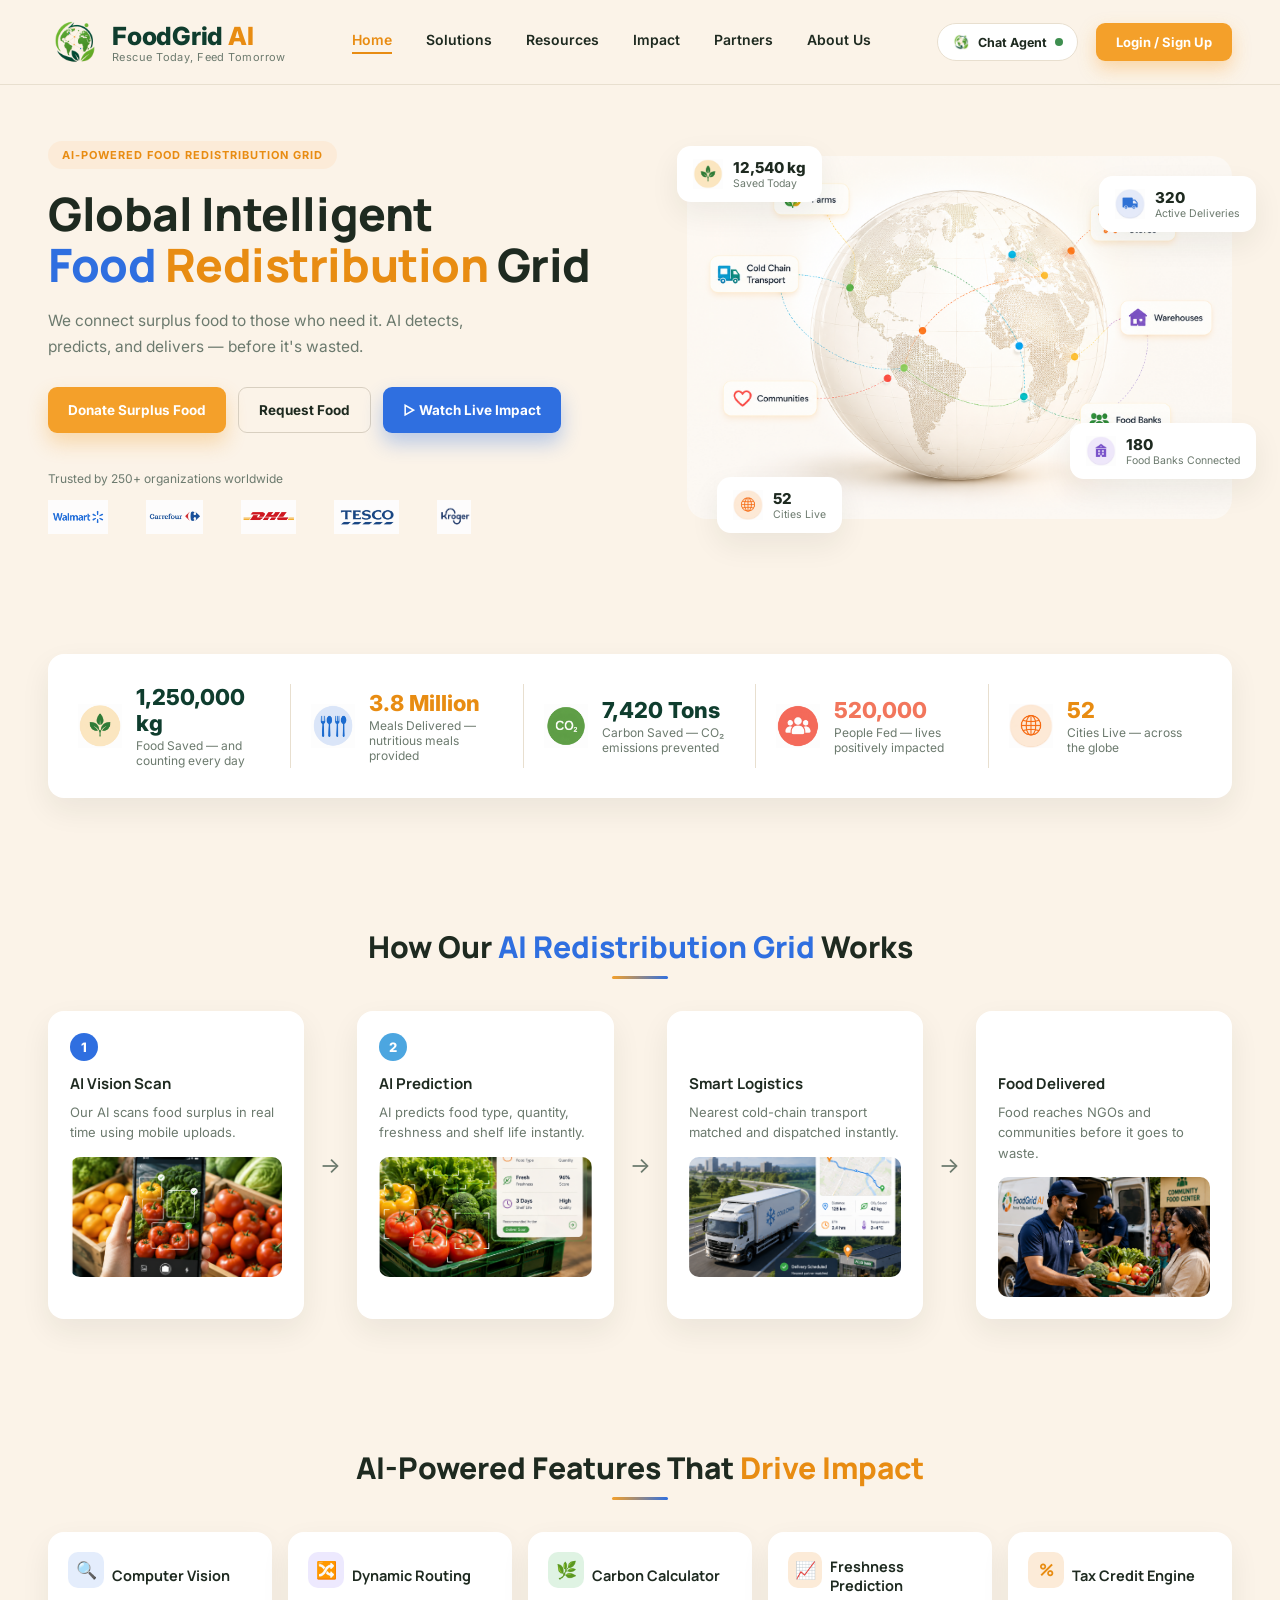
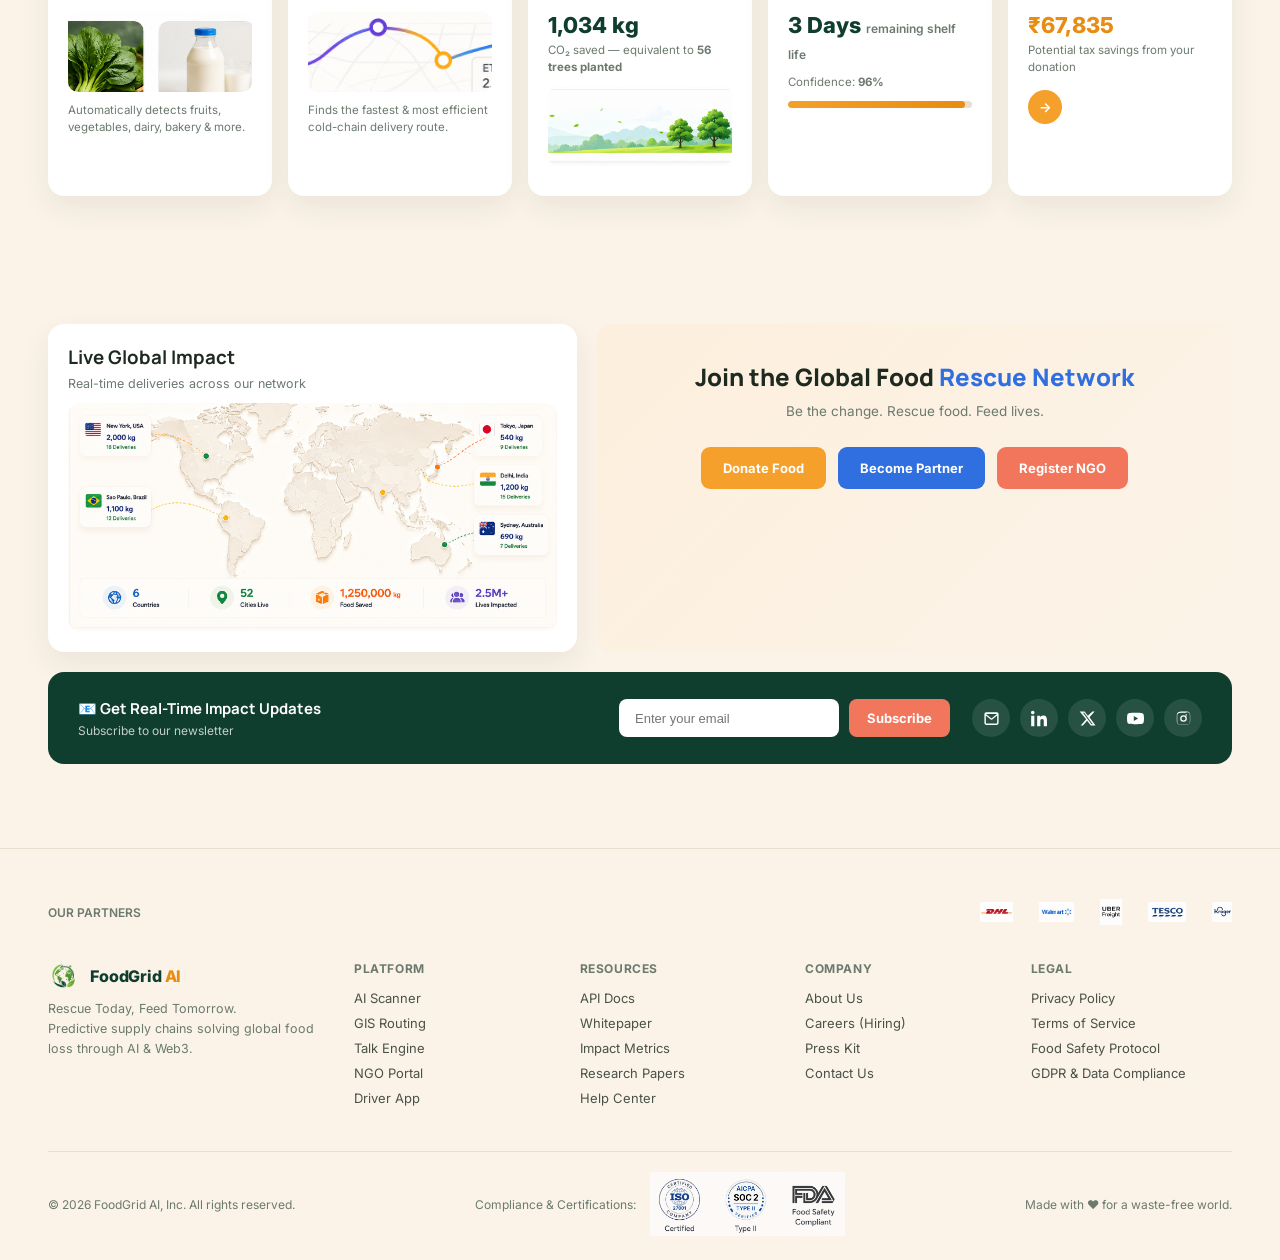
<file: index.html>
<!DOCTYPE html>
<html lang="en">
<head>
<meta charset="UTF-8">
<meta name="viewport" content="width=device-width, initial-scale=1.0">
<title>FoodGrid AI — Global Intelligent Food Redistribution Grid</title>
<link rel="stylesheet" href="style.css">
</head>
<body>

  <!-- ============ SPLASH INTRO ============ -->
  <div id="splash">
    <div id="logo-stage">
      <div id="shine"></div>
      <img src="assets/logo-icon.png" alt="FoodGrid AI logo">
      <div id="logo-shadow"></div>
    </div>
    <div id="brandline">
      <div class="name">FoodGrid AI</div>
      <div class="tag">Rescue Today · Feed Tomorrow</div>
    </div>
  </div>

  <!-- ============ HOMEPAGE ============ -->
  <div id="home">

    <header>
      <nav>
        <div class="brand">
          <img src="assets/logo-icon.png" alt="logo">
          <div>
            <div class="brand-text">FoodGrid <span>AI</span></div>
            <div class="brand-tag">Rescue Today, Feed Tomorrow</div>
          </div>
        </div>
        <div class="nav-links" id="navLinks">
          <a href="index.html" class="active">Home</a>
          <a href="solutions.html">Solutions</a>
          <a href="resources.html">Resources</a>
          <a href="impact.html">Impact</a>
          <a href="partners.html">Partners</a>
          <a href="about.html">About Us</a>
        </div>
        <div class="nav-right">
          <a href="chat.html" class="btn-chat-agent">
            <img src="assets/logo-icon.png" alt="">
            <span>Chat Agent</span>
            <span class="chat-dot"></span>
          </a>
          <a href="login.html" class="btn-cta">Login / Sign Up</a>
          <button class="menu-toggle" id="menuToggle" aria-label="Toggle menu"><span></span><span></span><span></span></button>
        </div>
      </nav>
    </header>

    <main class="container">

      <!-- HERO -->
      <section class="hero">
        <div class="hero-copy">
          <span class="eyebrow">AI-Powered Food Redistribution Grid</span>
          <h1>Global Intelligent<br><span class="blue">Food</span> <span class="orange">Redistribution</span> Grid</h1>
          <p>We connect surplus food to those who need it. AI detects, predicts, and delivers — before it's wasted.</p>
          <div class="btn-row">
            <button class="btn-primary">Donate Surplus Food</button>
            <button class="btn-outline">Request Food</button>
            <button class="btn-blue">▷ Watch Live Impact</button>
          </div>
          <div class="trust">
            <div class="trust-label">Trusted by 250+ organizations worldwide</div>
            <div class="trust-logos">
              <img src="assets/walmart.png" alt="Walmart">
              <img src="assets/Carrefour.png" alt="Carrefour">
              <img src="assets/DHL.png" alt="DHL">
              <img src="assets/Tesco.png" alt="Tesco">
              <img src="assets/Kroger.png" alt="Kroger">
            </div>
          </div>
        </div>

        <div class="hero-visual">
          <img src="assets/Global Aid Supply Chain Network.png" alt="Global supply network">
          <div class="stat-float stat-tl">
            <img src="assets/Minimalist Green Sprout Badge.png" alt="">
            <div><div class="num">12,540 kg</div><div class="lab">Saved Today</div></div>
          </div>
          <div class="stat-float stat-tr">
            <img src="assets/Blue Delivery Truck Badge.png" alt="">
            <div><div class="num">320</div><div class="lab">Active Deliveries</div></div>
          </div>
          <div class="stat-float stat-br">
            <img src="assets/Lavender Building Badge Icon.png" alt="">
            <div><div class="num">180</div><div class="lab">Food Banks Connected</div></div>
          </div>
          <div class="stat-float stat-bl">
            <img src="assets/Orange Globe on Peach Badge.png" alt="">
            <div><div class="num">52</div><div class="lab">Cities Live</div></div>
          </div>
        </div>
      </section>

      <!-- STATS BAR -->
      <section style="padding-top:0;">
        <div class="statbar reveal">
          <div class="item">
            <img src="assets/Minimalist Green Sprout Badge.png" alt="">
            <div><div class="num" data-count="1250000" data-suffix=" kg">0 kg</div><div class="lab">Food Saved — and counting every day</div></div>
          </div>
          <div class="item">
            <img src="assets/Blue Cutlery Badge Icon.png" alt="">
            <div><div class="num orange" data-count="3.8" data-suffix=" Million" data-decimal="1">0 Million</div><div class="lab">Meals Delivered — nutritious meals provided</div></div>
          </div>
          <div class="item">
            <img src="assets/Green CO₂ Environmental Badge.png" alt="">
            <div><div class="num" data-count="7420" data-suffix=" Tons">0 Tons</div><div class="lab">Carbon Saved — CO₂ emissions prevented</div></div>
          </div>
          <div class="item">
            <img src="assets/Coral Group People Icon.png" alt="">
            <div><div class="num coral" data-count="520000" data-suffix="">0</div><div class="lab">People Fed — lives positively impacted</div></div>
          </div>
          <div class="item">
            <img src="assets/Orange Globe on Peach Badge.png" alt="">
            <div><div class="num orange" data-count="52" data-suffix="">0</div><div class="lab">Cities Live — across the globe</div></div>
          </div>
        </div>
      </section>

      <!-- HOW IT WORKS -->
      <section id="how">
        <div class="section-title">
          <h2>How Our <span class="accent">AI Redistribution Grid</span> Works</h2>
        </div>
        <div class="steps-row reveal">
          <div class="step">
            <div class="step-num">1</div>
            <h3>AI Vision Scan</h3>
            <p>Our AI scans food surplus in real time using mobile uploads.</p>
            <img src="assets/step1.png" alt="AI Vision Scan">
          </div>
          <div class="step-arrow">→</div>
          <div class="step">
            <div class="step-num">2</div>
            <h3>AI Prediction</h3>
            <p>AI predicts food type, quantity, freshness and shelf life instantly.</p>
            <img src="assets/step2.png" alt="AI Prediction">
          </div>
          <div class="step-arrow">→</div>
          <div class="step">
            <div class="step-num">3</div>
            <h3>Smart Logistics</h3>
            <p>Nearest cold-chain transport matched and dispatched instantly.</p>
            <img src="assets/step3.png" alt="Smart Logistics">
          </div>
          <div class="step-arrow">→</div>
          <div class="step">
            <div class="step-num">4</div>
            <h3>Food Delivered</h3>
            <p>Food reaches NGOs and communities before it goes to waste.</p>
            <img src="assets/step4.png" alt="Food Delivered">
          </div>
        </div>
      </section>

      <!-- FEATURES -->
      <section id="features">
        <div class="section-title orange">
          <h2>AI-Powered Features That <span class="accent">Drive Impact</span></h2>
        </div>
        <div class="features reveal">
          <div class="feature-card">
            <h3><span class="feature-icon-badge" style="background:#E4EDFC;">🔍</span>Computer Vision</h3>
            <img src="assets/feat-cv.png" alt="Computer Vision detecting produce types">
            <p class="sub">Automatically detects fruits, vegetables, dairy, bakery & more.</p>
          </div>
          <div class="feature-card">
            <h3><span class="feature-icon-badge" style="background:#EDE9FE;">🔀</span>Dynamic Routing</h3>
            <img src="assets/feat-routing.png" alt="Dynamic cold-chain route">
            <p class="sub">Finds the fastest & most efficient cold-chain delivery route.</p>
          </div>
          <div class="feature-card">
            <h3><span class="feature-icon-badge" style="background:#DFF3E3;">🌿</span>Carbon Calculator</h3>
            <p class="metric" data-count="1250" data-suffix=" kg">0 kg</p>
            <p class="sub">CO₂ saved — equivalent to <strong>56 trees planted</strong></p>
            <img src="assets/feat-carbon.png" alt="Trees planted illustration" style="margin-top:10px;">
          </div>
          <div class="feature-card">
            <h3><span class="feature-icon-badge" style="background:#FCEBD8;">📈</span>Freshness Prediction</h3>
            <p class="metric">3 Days <span style="font-size:12px;font-weight:600;color:var(--muted);">remaining shelf life</span></p>
            <p class="sub" style="margin-top:10px;">Confidence: <strong>96%</strong></p>
            <div class="progress-track"><div class="progress-fill" data-progress="96" style="--target:96%;"></div></div>
          </div>
          <div class="feature-card">
            <h3><span class="feature-icon-badge" style="background:#FCEBD8;color:var(--orange-deep);">%</span>Tax Credit Engine</h3>
            <p class="metric orange">₹<span data-count="82000" data-suffix="">0</span></p>
            <p class="sub">Potential tax savings from your donation</p>
            <button class="arrow-circle" aria-label="Learn more about tax credits">→</button>
          </div>
        </div>
      </section>

      <!-- LIVE IMPACT + CTA -->
      <section id="impact">
        <div class="impact-row reveal">
          <div class="impact-card">
            <h3>Live Global Impact</h3>
            <p class="sub" style="color:var(--muted);font-size:12.5px;margin-top:6px;">Real-time deliveries across our network</p>
            <img src="assets/impact-map.png" alt="Live map of global food deliveries">
          </div>
          <div class="cta-strip">
            <h2>Join the Global Food <span>Rescue Network</span></h2>
            <p>Be the change. Rescue food. Feed lives.</p>
            <div class="btn-row">
              <button class="btn-orange-solid">Donate Food</button>
              <button class="btn-blue-solid">Become Partner</button>
              <button class="btn-coral-solid">Register NGO</button>
            </div>
          </div>
        </div>

        <div class="newsletter reveal">
          <div>
            <h3>📧 Get Real-Time Impact Updates</h3>
            <p>Subscribe to our newsletter</p>
          </div>
          <div class="newsletter-right">
            <form onsubmit="return false;">
              <input type="email" placeholder="Enter your email" required>
              <button type="submit">Subscribe</button>
            </form>
            <div class="social-icons">
              <a href="mailto:hello@foodgridai.com" aria-label="Email us">
                <svg viewBox="0 0 24 24"><path d="M2 5.5A2.5 2.5 0 0 1 4.5 3h15A2.5 2.5 0 0 1 22 5.5v13a2.5 2.5 0 0 1-2.5 2.5h-15A2.5 2.5 0 0 1 2 18.5v-13Zm2.2.3 7.8 6.1 7.8-6.1H4.2ZM20 7.9l-7.4 5.8a1 1 0 0 1-1.2 0L4 7.9v10.6c0 .3.2.5.5.5h15c.3 0 .5-.2.5-.5V7.9Z"/></svg>
              </a>
              <a href="https://linkedin.com/company/foodgridai" target="_blank" rel="noopener" aria-label="FoodGrid AI on LinkedIn">
                <svg viewBox="0 0 24 24"><path d="M4.98 3.5C4.98 4.88 3.87 6 2.5 6S0 4.88 0 3.5 1.12 1 2.5 1s2.48 1.12 2.48 2.5zM.24 8.25h4.5V23h-4.5V8.25zM8.5 8.25h4.31v2.02h.06c.6-1.14 2.07-2.34 4.26-2.34 4.56 0 5.4 3 5.4 6.9V23h-4.5v-6.75c0-1.61-.03-3.68-2.24-3.68-2.25 0-2.6 1.76-2.6 3.57V23h-4.5V8.25z"/></svg>
              </a>
              <a href="https://x.com/foodgridai" target="_blank" rel="noopener" aria-label="FoodGrid AI on X">
                <svg viewBox="0 0 24 24"><path d="M18.9 2H22l-7.2 8.2L23.3 22h-6.6l-5.2-6.8L5.5 22H2.4l7.7-8.8L1 2h6.8l4.7 6.2L18.9 2Zm-1.2 18h1.7L7.4 3.9H5.6L17.7 20Z"/></svg>
              </a>
              <a href="https://youtube.com/@foodgridai" target="_blank" rel="noopener" aria-label="FoodGrid AI on YouTube">
                <svg viewBox="0 0 24 24"><path d="M23.5 6.7a3 3 0 0 0-2.1-2.1C19.5 4 12 4 12 4s-7.5 0-9.4.6A3 3 0 0 0 .5 6.7 31 31 0 0 0 0 12a31 31 0 0 0 .5 5.3 3 3 0 0 0 2.1 2.1C4.5 20 12 20 12 20s7.5 0 9.4-.6a3 3 0 0 0 2.1-2.1A31 31 0 0 0 24 12a31 31 0 0 0-.5-5.3ZM9.6 15.5V8.5L15.8 12l-6.2 3.5Z"/></svg>
              </a>
              <a href="https://instagram.com/foodgridai" target="_blank" rel="noopener" aria-label="FoodGrid AI on Instagram">
                <svg viewBox="0 0 24 24"><path d="M12 2.2c3.2 0 3.6 0 4.9.07 1.2.06 2.4.3 3.3 1.2.9.9 1.1 2 1.2 3.3.06 1.3.07 1.7.07 4.9s0 3.6-.07 4.9c-.06 1.2-.3 2.4-1.2 3.3-.9.9-2 1.1-3.3 1.2-1.3.06-1.7.07-4.9.07s-3.6 0-4.9-.07c-1.2-.06-2.4-.3-3.3-1.2-.9-.9-1.1-2-1.2-3.3C2.5 15.6 2.5 15.2 2.5 12s0-3.6.07-4.9c.06-1.2.3-2.4 1.2-3.3.9-.9 2-1.1 3.3-1.2C8.4 2.2 8.8 2.2 12 2.2Zm0 1.8c-3.1 0-3.5 0-4.8.07-1 .05-1.5.2-1.9.35-.5.2-.8.4-1.1.7-.3.3-.5.6-.7 1.1-.15.4-.3.9-.35 1.9C3.2 8.5 3.2 8.9 3.2 12s0 3.5.07 4.8c.05 1 .2 1.5.35 1.9.2.5.4.8.7 1.1.3.3.6.5 1.1.7.4.15.9.3 1.9.35 1.3.06 1.7.07 4.8.07s3.5 0 4.8-.07c1-.05 1.5-.2 1.9-.35.5-.2.8-.4 1.1-.7.3-.3.5-.6.7-1.1.15-.4.3-.9.35-1.9.06-1.3.07-1.7.07-4.8s0-3.5-.07-4.8c-.05-1-.2-1.5-.35-1.9-.2-.5-.4-.8-.7-1.1-.3-.3-.6-.5-1.1-.7-.4-.15-.9-.3-1.9-.35C15.5 4 15.1 4 12 4Zm0 3.3a4.7 4.7 0 1 1 0 9.4 4.7 4.7 0 0 1 0-9.4Zm0 1.8a2.9 2.9 0 1 0 0 5.8 2.9 2.9 0 0 0 0-5.8Zm5-2a1.1 1.1 0 1 1-2.2 0 1.1 1.1 0 0 1 2.2 0Z"/></svg>
              </a>
            </div>
          </div>
        </div>
      </section>

    </main>

    <!-- FOOTER -->
    <footer>
      <div class="container">
        <div class="footer-top">
          <span style="font-size:12px;color:var(--muted);font-weight:600;">OUR PARTNERS</span>
          <div class="partner-logos">
            <img src="assets/DHL.png" alt="DHL">
            <img src="assets/walmart.png" alt="Walmart">
            <img src="assets/UBER-Freight.png" alt="Uber Freight" style="height:26px;">
            <img src="assets/Tesco.png" alt="Tesco">
            <img src="assets/Kroger.png" alt="Kroger">
          </div>
        </div>

        <div class="footer-grid">
          <div class="footer-brand">
            <div class="brand">
              <img src="assets/logo-icon.png" alt="logo" style="width:30px;height:30px;">
              <div class="brand-text" style="font-size:16px;">FoodGrid <span>AI</span></div>
            </div>
            <p>Rescue Today, Feed Tomorrow.<br>Predictive supply chains solving global food loss through AI & Web3.</p>
          </div>
          <div>
            <h4>Platform</h4>
            <a href="#">AI Scanner</a>
            <a href="#">GIS Routing</a>
            <a href="#">Talk Engine</a>
            <a href="#">NGO Portal</a>
            <a href="#">Driver App</a>
          </div>
          <div>
            <h4>Resources</h4>
            <a href="#">API Docs</a>
            <a href="#">Whitepaper</a>
            <a href="#">Impact Metrics</a>
            <a href="#">Research Papers</a>
            <a href="#">Help Center</a>
          </div>
          <div>
            <h4>Company</h4>
            <a href="#">About Us</a>
            <a href="#">Careers (Hiring)</a>
            <a href="#">Press Kit</a>
            <a href="#">Contact Us</a>
          </div>
          <div>
            <h4>Legal</h4>
            <a href="#">Privacy Policy</a>
            <a href="#">Terms of Service</a>
            <a href="#">Food Safety Protocol</a>
            <a href="#">GDPR & Data Compliance</a>
          </div>
        </div>

        <div class="footer-bottom">
          <div>© 2026 FoodGrid AI, Inc. All rights reserved.</div>
          <div class="certs">
            <span>Compliance &amp; Certifications:</span>
            <img src="assets/certs.png" alt="ISO 27001, SOC 2 Type II, and FDA certifications">
          </div>
          <div>Made with ♥ for a waste-free world.</div>
        </div>
      </div>
    </footer>

  </div>
<script src="script.js"></script>
</body>
</html>
</file>
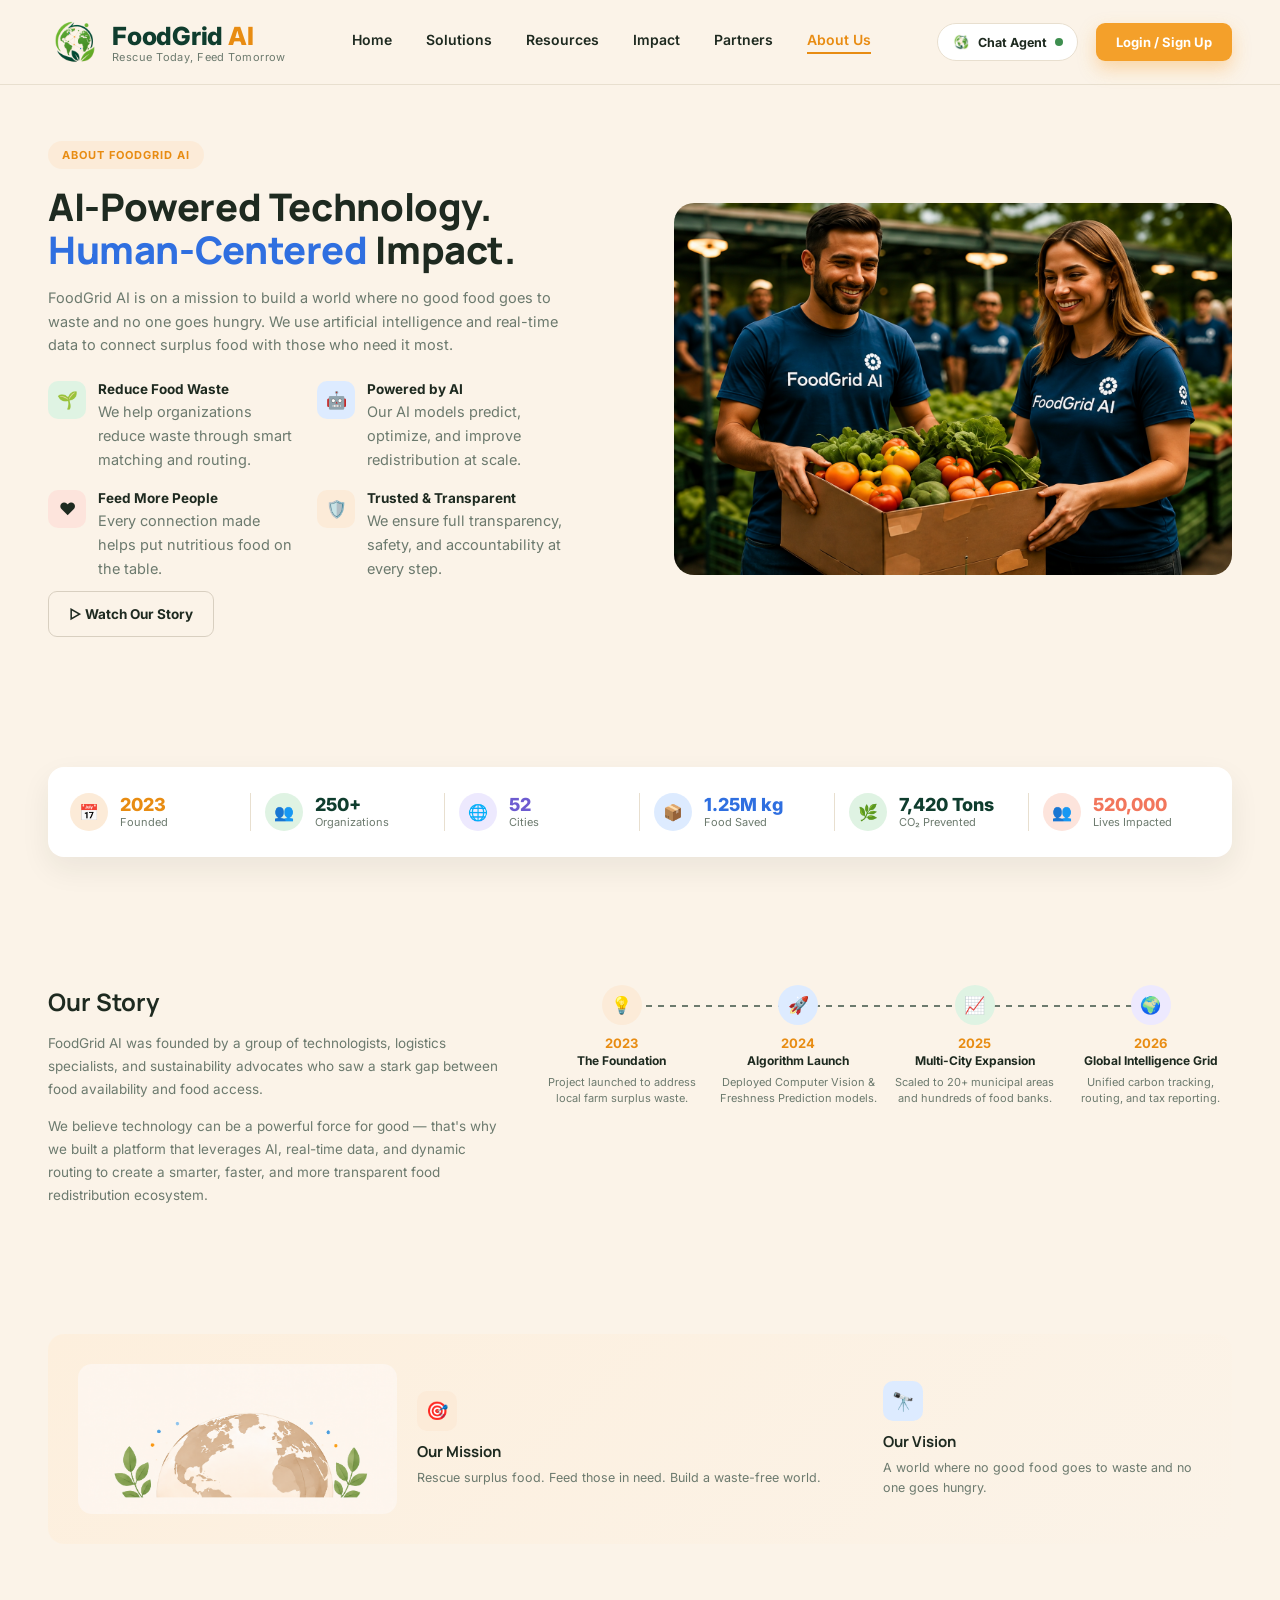
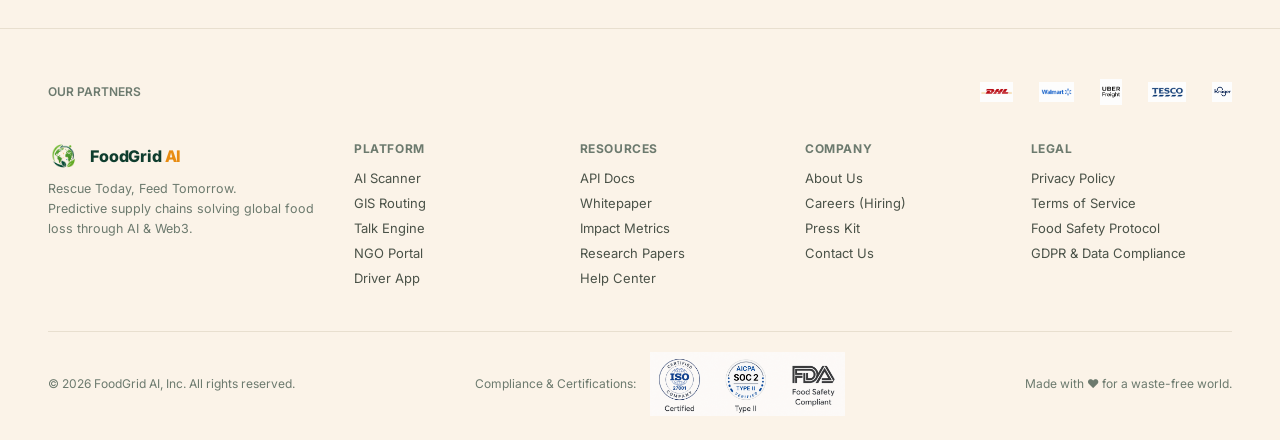
<file: about.html>
<!DOCTYPE html>
<html lang="en">
<head>
<meta charset="UTF-8">
<meta name="viewport" content="width=device-width, initial-scale=1.0">
<title>About Us — FoodGrid AI</title>
<link rel="stylesheet" href="style.css">
</head>
<body>

  <div id="home">

    <header>
      <nav>
        <div class="brand">
          <img src="assets/logo-icon.png" alt="logo">
          <div>
            <div class="brand-text">FoodGrid <span>AI</span></div>
            <div class="brand-tag">Rescue Today, Feed Tomorrow</div>
          </div>
        </div>
        <div class="nav-links" id="navLinks">
          <a href="index.html">Home</a>
          <a href="solutions.html">Solutions</a>
          <a href="resources.html">Resources</a>
          <a href="impact.html">Impact</a>
          <a href="partners.html">Partners</a>
          <a href="about.html" class="active">About Us</a>
        </div>
        <div class="nav-right">
          <a href="chat.html" class="btn-chat-agent">
            <img src="assets/logo-icon.png" alt="">
            <span>Chat Agent</span>
            <span class="chat-dot"></span>
          </a>
          <a href="login.html" class="btn-cta">Login / Sign Up</a>
          <button class="menu-toggle" id="menuToggle" aria-label="Toggle menu"><span></span><span></span><span></span></button>
        </div>
      </nav>
    </header>

    <main class="container">

      <section class="page-hero-split">
        <div class="hero-copy">
          <span class="eyebrow">About FoodGrid AI</span>
          <h1>AI-Powered Technology.<br><span class="blue">Human-Centered</span> Impact.</h1>
          <p>FoodGrid AI is on a mission to build a world where no good food goes to waste and no one goes hungry. We use artificial intelligence and real-time data to connect surplus food with those who need it most.</p>
          <div class="value-mini-grid">
            <div><div class="mini-ico" style="background:#DFF3E3;">🌱</div><div><strong>Reduce Food Waste</strong><p>We help organizations reduce waste through smart matching and routing.</p></div></div>
            <div><div class="mini-ico" style="background:#DDEBFF;">🤖</div><div><strong>Powered by AI</strong><p>Our AI models predict, optimize, and improve redistribution at scale.</p></div></div>
            <div><div class="mini-ico" style="background:#FDE4DC;">❤️</div><div><strong>Feed More People</strong><p>Every connection made helps put nutritious food on the table.</p></div></div>
            <div><div class="mini-ico" style="background:#FCEBD8;">🛡️</div><div><strong>Trusted &amp; Transparent</strong><p>We ensure full transparency, safety, and accountability at every step.</p></div></div>
          </div>
          <button class="btn-outline" style="margin-top:10px;">▷ Watch Our Story</button>
        </div>
        <div class="page-hero-visual">
          <img src="assets/About us/Fresh Harvest, Shared with Care.png" alt="FoodGrid AI volunteers sharing a fresh harvest box">
        </div>
      </section>

      <section style="padding-top:10px;">
        <div class="solutions-impact-strip reveal">
          <div class="item"><div class="ico" style="background:#FCEBD8;">📅</div><div><div class="num" style="color:var(--orange-deep);">2023</div><div class="lab">Founded</div></div></div>
          <div class="item"><div class="ico" style="background:#DFF3E3;">👥</div><div><div class="num">250+</div><div class="lab">Organizations</div></div></div>
          <div class="item"><div class="ico" style="background:#EDE9FE;">🌐</div><div><div class="num" style="color:#6D5BD0;">52</div><div class="lab">Cities</div></div></div>
          <div class="item"><div class="ico" style="background:#DDEBFF;">📦</div><div><div class="num" style="color:var(--blue);">1.25M kg</div><div class="lab">Food Saved</div></div></div>
          <div class="item"><div class="ico" style="background:#DFF3E3;">🌿</div><div><div class="num">7,420 Tons</div><div class="lab">CO₂ Prevented</div></div></div>
          <div class="item"><div class="ico" style="background:#FDE4DC;">👥</div><div><div class="num" style="color:var(--coral);">520,000</div><div class="lab">Lives Impacted</div></div></div>
        </div>
      </section>

      <section>
        <div class="about-story reveal">
          <div>
            <h2 style="margin-bottom:14px;">Our Story</h2>
            <p style="color:var(--muted);font-size:13.5px;line-height:1.7;margin-bottom:14px;">FoodGrid AI was founded by a group of technologists, logistics specialists, and sustainability advocates who saw a stark gap between food availability and food access.</p>
            <p style="color:var(--muted);font-size:13.5px;line-height:1.7;">We believe technology can be a powerful force for good — that's why we built a platform that leverages AI, real-time data, and dynamic routing to create a smarter, faster, and more transparent food redistribution ecosystem.</p>
          </div>
          <div class="timeline-row">
            <div class="timeline-step"><div class="t-ico" style="background:#FCEBD8;">💡</div><strong>2023</strong><span>The Foundation</span><p>Project launched to address local farm surplus waste.</p></div>
            <div class="timeline-step"><div class="t-ico" style="background:#DDEBFF;">🚀</div><strong>2024</strong><span>Algorithm Launch</span><p>Deployed Computer Vision &amp; Freshness Prediction models.</p></div>
            <div class="timeline-step"><div class="t-ico" style="background:#DFF3E3;">📈</div><strong>2025</strong><span>Multi-City Expansion</span><p>Scaled to 20+ municipal areas and hundreds of food banks.</p></div>
            <div class="timeline-step"><div class="t-ico" style="background:#EDE9FE;">🌍</div><strong>2026</strong><span>Global Intelligence Grid</span><p>Unified carbon tracking, routing, and tax reporting.</p></div>
          </div>
        </div>
      </section>

      <section>
        <div class="mission-vision-band reveal">
          <img src="assets/About us/Eco Globe with Leafy Accents.png" alt="Eco globe with leafy accents">
          <div class="mv-card">
            <div class="ico" style="background:#FCEBD8;">🎯</div>
            <h3>Our Mission</h3>
            <p>Rescue surplus food. Feed those in need. Build a waste-free world.</p>
          </div>
          <div class="mv-card">
            <div class="ico" style="background:#DDEBFF;">🔭</div>
            <h3>Our Vision</h3>
            <p>A world where no good food goes to waste and no one goes hungry.</p>
          </div>
        </div>
      </section>

    </main>

    <footer>
      <div class="container">
        <div class="footer-top">
          <span style="font-size:12px;color:var(--muted);font-weight:600;">OUR PARTNERS</span>
          <div class="partner-logos">
            <img src="assets/DHL.png" alt="DHL">
            <img src="assets/walmart.png" alt="Walmart">
            <img src="assets/UBER-Freight.png" alt="Uber Freight" style="height:26px;">
            <img src="assets/Tesco.png" alt="Tesco">
            <img src="assets/Kroger.png" alt="Kroger">
          </div>
        </div>

        <div class="footer-grid">
          <div class="footer-brand">
            <div class="brand">
              <img src="assets/logo-icon.png" alt="logo" style="width:30px;height:30px;">
              <div class="brand-text" style="font-size:16px;">FoodGrid <span>AI</span></div>
            </div>
            <p>Rescue Today, Feed Tomorrow.<br>Predictive supply chains solving global food loss through AI & Web3.</p>
          </div>
          <div>
            <h4>Platform</h4>
            <a href="solutions.html">AI Scanner</a>
            <a href="solutions.html">GIS Routing</a>
            <a href="solutions.html">Talk Engine</a>
            <a href="solutions.html">NGO Portal</a>
            <a href="solutions.html">Driver App</a>
          </div>
          <div>
            <h4>Resources</h4>
            <a href="resources.html">API Docs</a>
            <a href="resources.html">Whitepaper</a>
            <a href="impact.html">Impact Metrics</a>
            <a href="resources.html">Research Papers</a>
            <a href="resources.html">Help Center</a>
          </div>
          <div>
            <h4>Company</h4>
            <a href="about.html">About Us</a>
            <a href="about.html">Careers (Hiring)</a>
            <a href="about.html">Press Kit</a>
            <a href="contact.html">Contact Us</a>
          </div>
          <div>
            <h4>Legal</h4>
            <a href="#">Privacy Policy</a>
            <a href="#">Terms of Service</a>
            <a href="#">Food Safety Protocol</a>
            <a href="#">GDPR & Data Compliance</a>
          </div>
        </div>

        <div class="footer-bottom">
          <div>© 2026 FoodGrid AI, Inc. All rights reserved.</div>
          <div class="certs">
            <span>Compliance &amp; Certifications:</span>
            <img src="assets/certs.png" alt="ISO 27001, SOC 2 Type II, and FDA certifications">
          </div>
          <div>Made with ♥ for a waste-free world.</div>
        </div>
      </div>
    </footer>

  </div>
<script src="script.js"></script>
</body>
</html>
</file>
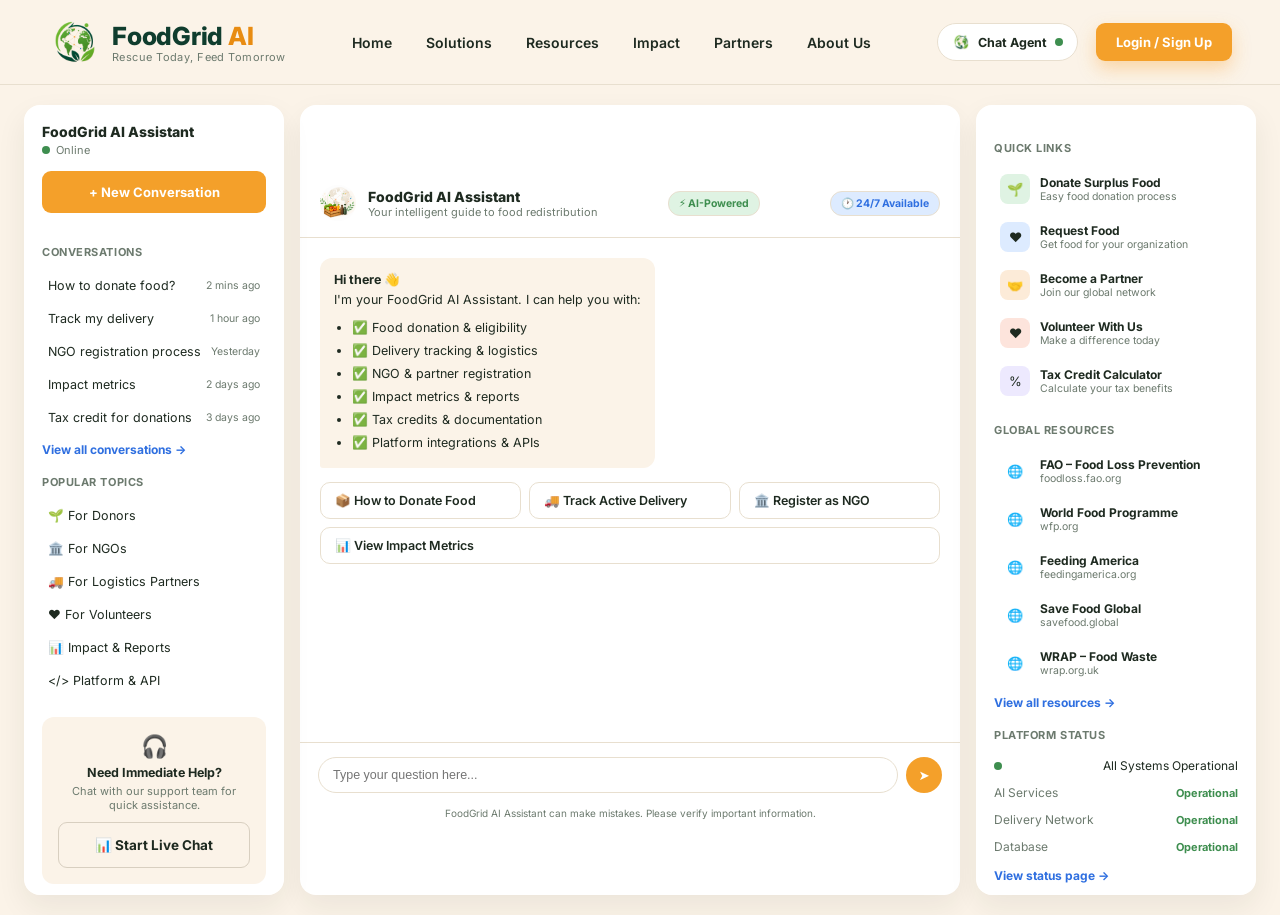
<file: chat.html>
<!DOCTYPE html>
<html lang="en">
<head>
<meta charset="UTF-8">
<meta name="viewport" content="width=device-width, initial-scale=1.0">
<title>Chat Agent — FoodGrid AI</title>
<link rel="stylesheet" href="style.css">
</head>
<body>

  <div id="home">

    <header>
      <nav>
        <div class="brand">
          <img src="assets/logo-icon.png" alt="logo">
          <div>
            <div class="brand-text">FoodGrid <span>AI</span></div>
            <div class="brand-tag">Rescue Today, Feed Tomorrow</div>
          </div>
        </div>
        <div class="nav-links" id="navLinks">
          <a href="index.html">Home</a>
          <a href="solutions.html">Solutions</a>
          <a href="resources.html">Resources</a>
          <a href="impact.html">Impact</a>
          <a href="partners.html">Partners</a>
          <a href="about.html">About Us</a>
        </div>
        <div class="nav-right">
          <a href="chat.html" class="btn-chat-agent active">
            <img src="assets/logo-icon.png" alt="">
            <span>Chat Agent</span>
            <span class="chat-dot"></span>
          </a>
          <a href="login.html" class="btn-cta">Login / Sign Up</a>
          <button class="menu-toggle" id="menuToggle" aria-label="Toggle menu"><span></span><span></span><span></span></button>
        </div>
      </nav>
    </header>

    <main class="chat-page">

      <aside class="chat-sidebar">
        <div class="chat-sidebar-header">
          <div class="chat-agent-title">FoodGrid AI Assistant</div>
          <div class="chat-agent-status"><span class="chat-dot"></span>Online</div>
        </div>
        <button class="btn-orange-solid" id="newConvoBtn" style="width:100%;margin:14px 0;">+ New Conversation</button>

        <div class="chat-sidebar-section">
          <h4>Conversations</h4>
          <div class="convo-item"><span>How to donate food?</span><time>2 mins ago</time></div>
          <div class="convo-item"><span>Track my delivery</span><time>1 hour ago</time></div>
          <div class="convo-item"><span>NGO registration process</span><time>Yesterday</time></div>
          <div class="convo-item"><span>Impact metrics</span><time>2 days ago</time></div>
          <div class="convo-item"><span>Tax credit for donations</span><time>3 days ago</time></div>
          <a href="#" class="view-all-link">View all conversations →</a>
        </div>

        <div class="chat-sidebar-section">
          <h4>Popular Topics</h4>
          <a class="topic-item" href="#">🌱 For Donors</a>
          <a class="topic-item" href="#">🏛️ For NGOs</a>
          <a class="topic-item" href="#">🚚 For Logistics Partners</a>
          <a class="topic-item" href="#">❤️ For Volunteers</a>
          <a class="topic-item" href="#">📊 Impact &amp; Reports</a>
          <a class="topic-item" href="#">&lt;/&gt; Platform &amp; API</a>
        </div>

        <div class="chat-help-card">
          <div class="ico">🎧</div>
          <strong>Need Immediate Help?</strong>
          <p>Chat with our support team for quick assistance.</p>
          <button class="btn-outline" style="width:100%;">📊 Start Live Chat</button>
        </div>
      </aside>

      <section class="chat-main">
        <div class="chat-main-header">
          <img src="assets/chat agent/globa-with-juice-tomato.png" alt="FoodGrid AI Assistant">
          <div>
            <div class="chat-agent-title">FoodGrid AI Assistant</div>
            <div class="chat-agent-sub">Your intelligent guide to food redistribution</div>
          </div>
          <span class="pill" style="background:#DFF3E3;color:var(--green);">⚡ AI-Powered</span>
          <span class="pill" style="background:#DDEBFF;color:var(--blue);">🕐 24/7 Available</span>
        </div>

        <div class="chat-main-body" id="chatMainBody">
          <div class="chat-msg bot wide">
            <p><strong>Hi there 👋</strong></p>
            <p>I'm your FoodGrid AI Assistant. I can help you with:</p>
            <ul>
              <li>✅ Food donation &amp; eligibility</li>
              <li>✅ Delivery tracking &amp; logistics</li>
              <li>✅ NGO &amp; partner registration</li>
              <li>✅ Impact metrics &amp; reports</li>
              <li>✅ Tax credits &amp; documentation</li>
              <li>✅ Platform integrations &amp; APIs</li>
            </ul>
          </div>
          <div class="chat-quick-replies wide">
            <button data-topic="donate">📦 How to Donate Food</button>
            <button data-topic="track">🚚 Track Active Delivery</button>
            <button data-topic="ngo">🏛️ Register as NGO</button>
            <button data-topic="impact">📊 View Impact Metrics</button>
          </div>
        </div>

        <form class="chat-agent-input" id="chatAgentForm">
          <input type="text" id="chatAgentInput" placeholder="Type your question here...">
          <button type="submit" aria-label="Send">➤</button>
        </form>
        <div class="chat-agent-disclaimer">FoodGrid AI Assistant can make mistakes. Please verify important information.</div>
      </section>

      <aside class="chat-right">
        <div class="chat-sidebar-section">
          <h4>Quick Links</h4>
          <a class="quicklink-item" href="index.html"><span class="ico" style="background:#DFF3E3;">🌱</span><div><strong>Donate Surplus Food</strong><p>Easy food donation process</p></div></a>
          <a class="quicklink-item" href="index.html"><span class="ico" style="background:#DDEBFF;">❤️</span><div><strong>Request Food</strong><p>Get food for your organization</p></div></a>
          <a class="quicklink-item" href="partners.html"><span class="ico" style="background:#FCEBD8;">🤝</span><div><strong>Become a Partner</strong><p>Join our global network</p></div></a>
          <a class="quicklink-item" href="about.html"><span class="ico" style="background:#FDE4DC;">❤️</span><div><strong>Volunteer With Us</strong><p>Make a difference today</p></div></a>
          <a class="quicklink-item" href="solutions.html"><span class="ico" style="background:#EDE9FE;">%</span><div><strong>Tax Credit Calculator</strong><p>Calculate your tax benefits</p></div></a>
        </div>

        <div class="chat-sidebar-section">
          <h4>Global Resources</h4>
          <a class="resource-link" href="https://foodloss.fao.org" target="_blank" rel="noopener"><span class="ico">🌐</span><div><strong>FAO – Food Loss Prevention</strong><p>foodloss.fao.org</p></div></a>
          <a class="resource-link" href="https://www.wfp.org" target="_blank" rel="noopener"><span class="ico">🌐</span><div><strong>World Food Programme</strong><p>wfp.org</p></div></a>
          <a class="resource-link" href="https://www.feedingamerica.org" target="_blank" rel="noopener"><span class="ico">🌐</span><div><strong>Feeding America</strong><p>feedingamerica.org</p></div></a>
          <a class="resource-link" href="https://savefood.global" target="_blank" rel="noopener"><span class="ico">🌐</span><div><strong>Save Food Global</strong><p>savefood.global</p></div></a>
          <a class="resource-link" href="https://www.wrap.org.uk" target="_blank" rel="noopener"><span class="ico">🌐</span><div><strong>WRAP – Food Waste</strong><p>wrap.org.uk</p></div></a>
          <a href="#" class="view-all-link">View all resources →</a>
        </div>

        <div class="chat-sidebar-section">
          <h4>Platform Status</h4>
          <div class="status-row"><span class="status-dot ok"></span>All Systems Operational</div>
          <div class="status-row muted">AI Services <span class="status-ok">Operational</span></div>
          <div class="status-row muted">Delivery Network <span class="status-ok">Operational</span></div>
          <div class="status-row muted">Database <span class="status-ok">Operational</span></div>
          <a href="#" class="view-all-link">View status page →</a>
        </div>
      </aside>

    </main>

  </div>

<script src="script.js"></script>
</body>
</html>
</file>
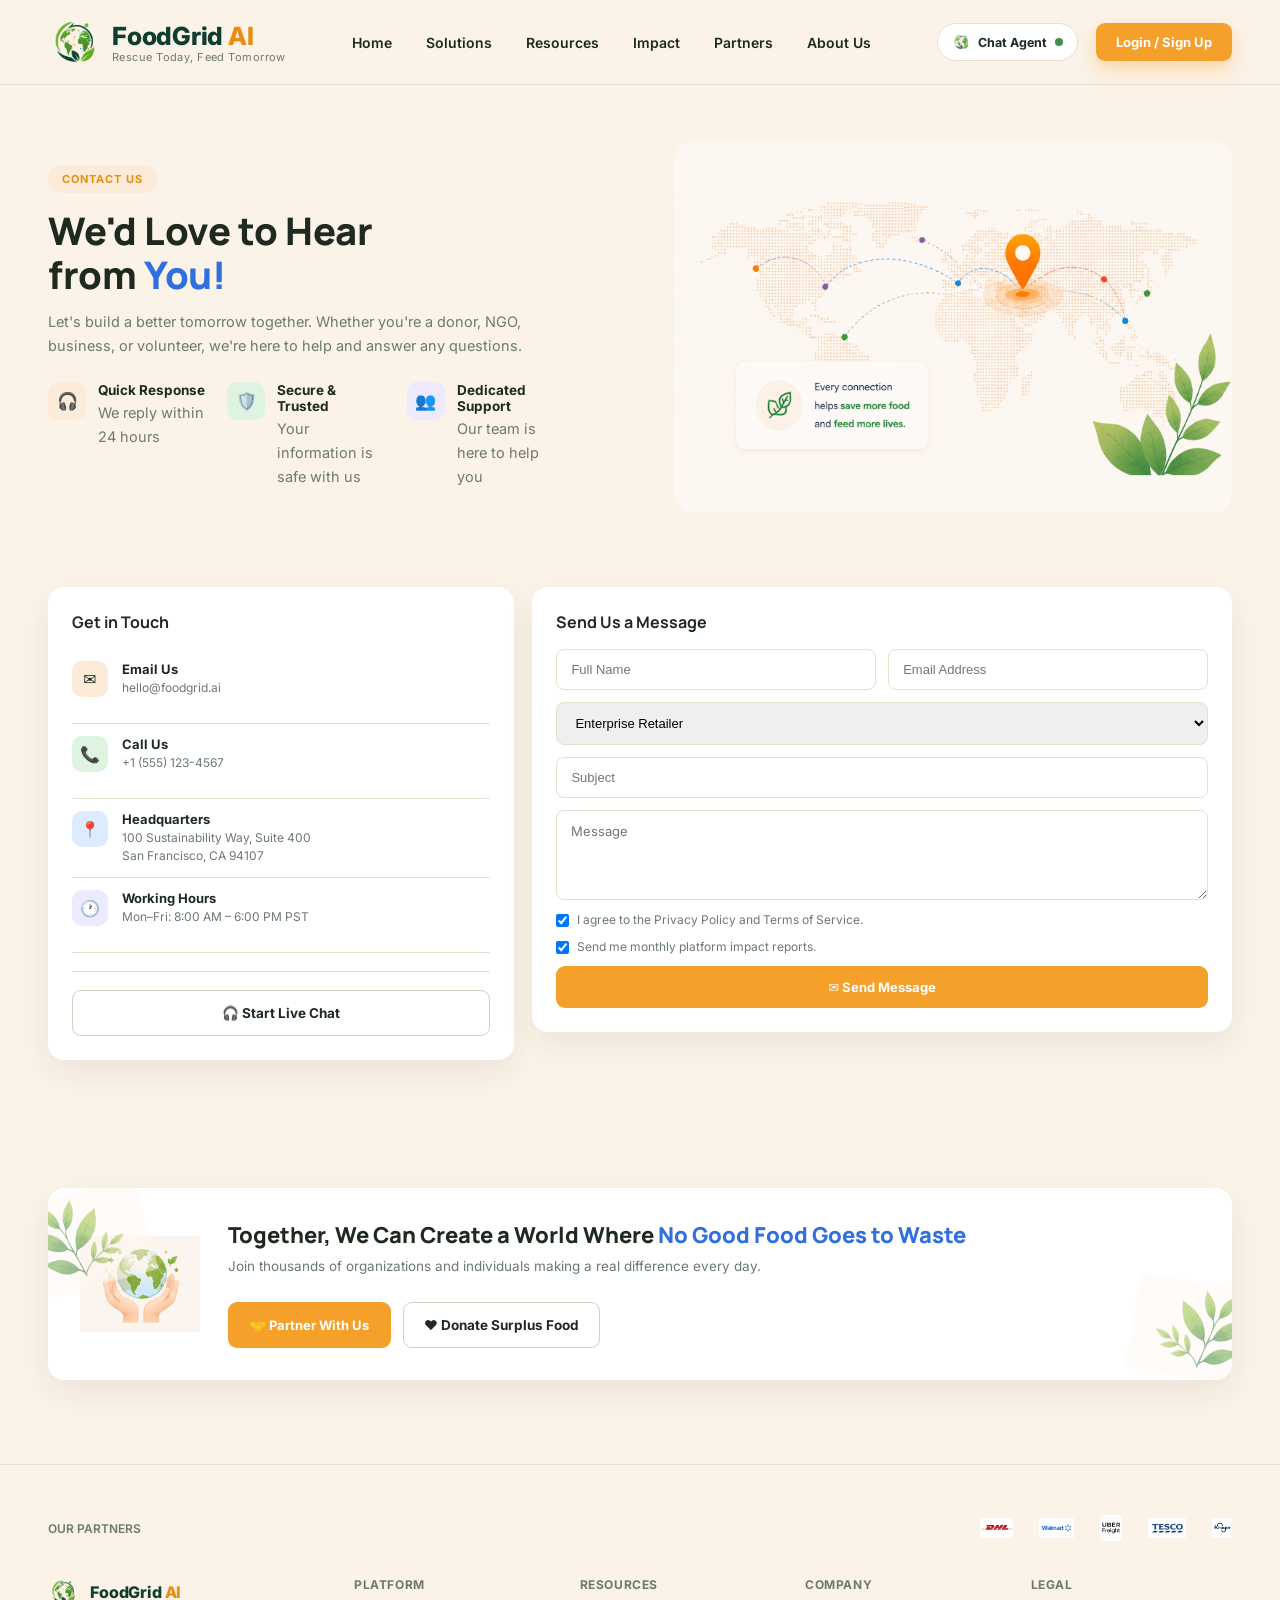
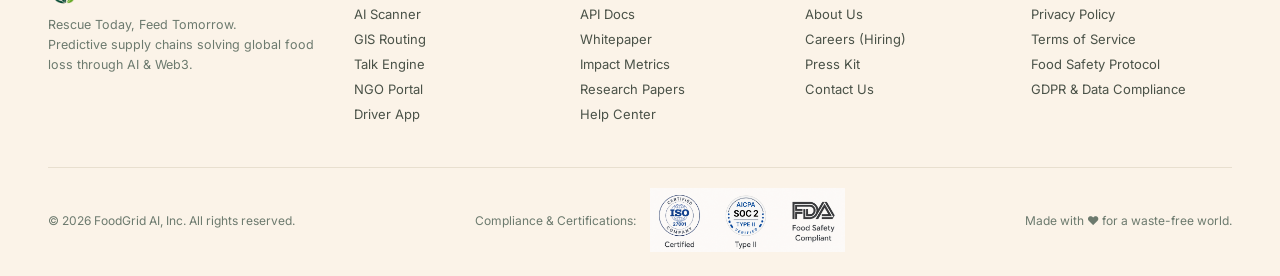
<file: contact.html>
<!DOCTYPE html>
<html lang="en">
<head>
<meta charset="UTF-8">
<meta name="viewport" content="width=device-width, initial-scale=1.0">
<title>Contact — FoodGrid AI</title>
<link rel="stylesheet" href="style.css">
</head>
<body>

  <div id="home">

    <header>
      <nav>
        <div class="brand">
          <img src="assets/logo-icon.png" alt="logo">
          <div>
            <div class="brand-text">FoodGrid <span>AI</span></div>
            <div class="brand-tag">Rescue Today, Feed Tomorrow</div>
          </div>
        </div>
        <div class="nav-links" id="navLinks">
          <a href="index.html">Home</a>
          <a href="solutions.html">Solutions</a>
          <a href="resources.html">Resources</a>
          <a href="impact.html">Impact</a>
          <a href="partners.html">Partners</a>
          <a href="about.html">About Us</a>
        </div>
        <div class="nav-right">
          <a href="chat.html" class="btn-chat-agent">
            <img src="assets/logo-icon.png" alt="">
            <span>Chat Agent</span>
            <span class="chat-dot"></span>
          </a>
          <a href="login.html" class="btn-cta">Login / Sign Up</a>
          <button class="menu-toggle" id="menuToggle" aria-label="Toggle menu"><span></span><span></span><span></span></button>
        </div>
      </nav>
    </header>

    <main class="container">

      <section class="page-hero-split">
        <div class="hero-copy">
          <span class="eyebrow">Contact Us</span>
          <h1>We'd Love to Hear<br>from <span class="blue">You!</span></h1>
          <p>Let's build a better tomorrow together. Whether you're a donor, NGO, business, or volunteer, we're here to help and answer any questions.</p>
          <div class="value-mini-grid" style="grid-template-columns:repeat(3,1fr);">
            <div><div class="mini-ico" style="background:#FCEBD8;">🎧</div><div><strong>Quick Response</strong><p>We reply within 24 hours</p></div></div>
            <div><div class="mini-ico" style="background:#DFF3E3;">🛡️</div><div><strong>Secure &amp; Trusted</strong><p>Your information is safe with us</p></div></div>
            <div><div class="mini-ico" style="background:#EDE9FE;">👥</div><div><strong>Dedicated Support</strong><p>Our team is here to help you</p></div></div>
          </div>
        </div>
        <div class="page-hero-visual">
          <img src="assets/Contact us/Global Connections, More Food Saved.png" alt="Global connections helping save more food">
        </div>
      </section>

      <section style="padding-top:10px;">
        <div class="solutions-grid reveal" style="grid-template-columns:0.8fr 1.2fr;align-items:start;">
          <div class="solution-card">
            <h3 style="margin-bottom:16px;">Get in Touch</h3>
            <div class="contact-info-row"><div class="ico" style="background:#FCEBD8;">✉️</div><div><strong>Email Us</strong><p>hello@foodgrid.ai</p></div></div>
            <div class="contact-info-row"><div class="ico" style="background:#DFF3E3;">📞</div><div><strong>Call Us</strong><p>+1 (555) 123-4567</p></div></div>
            <div class="contact-info-row"><div class="ico" style="background:#DDEBFF;">📍</div><div><strong>Headquarters</strong><p>100 Sustainability Way, Suite 400<br>San Francisco, CA 94107</p></div></div>
            <div class="contact-info-row"><div class="ico" style="background:#EDE9FE;">🕐</div><div><strong>Working Hours</strong><p>Mon–Fri: 8:00 AM – 6:00 PM PST</p></div></div>
            <div style="margin-top:18px;padding-top:18px;border-top:1px solid var(--line);">
              <button class="btn-outline" style="width:100%;">🎧 Start Live Chat</button>
            </div>
          </div>
          <div class="solution-card">
            <h3 style="margin-bottom:16px;">Send Us a Message</h3>
            <form onsubmit="return false;" style="display:flex;flex-direction:column;gap:12px;">
              <div style="display:grid;grid-template-columns:1fr 1fr;gap:12px;">
                <input type="text" placeholder="Full Name" style="padding:12px 14px;border-radius:8px;border:1px solid var(--line);font-size:13px;">
                <input type="email" placeholder="Email Address" style="padding:12px 14px;border-radius:8px;border:1px solid var(--line);font-size:13px;">
              </div>
              <select style="padding:12px 14px;border-radius:8px;border:1px solid var(--line);font-size:13px;">
                <option>Enterprise Retailer</option>
                <option>Nonprofit / NGO</option>
                <option>Logistics Provider</option>
                <option>Government</option>
                <option>Media / Other</option>
              </select>
              <input type="text" placeholder="Subject" style="padding:12px 14px;border-radius:8px;border:1px solid var(--line);font-size:13px;">
              <textarea placeholder="Message" rows="4" style="padding:12px 14px;border-radius:8px;border:1px solid var(--line);font-size:13px;font-family:inherit;"></textarea>
              <label style="font-size:12px;color:var(--muted);display:flex;gap:8px;align-items:flex-start;"><input type="checkbox" checked style="margin-top:2px;"> I agree to the Privacy Policy and Terms of Service.</label>
              <label style="font-size:12px;color:var(--muted);display:flex;gap:8px;align-items:flex-start;"><input type="checkbox" checked style="margin-top:2px;"> Send me monthly platform impact reports.</label>
              <button class="btn-orange-solid" type="submit">✉ Send Message</button>
            </form>
          </div>
        </div>
      </section>

      <section>
        <div class="solutions-cta-card reveal" style="position:relative;overflow:hidden;">
          <img class="branch-decor branch-decor-left" src="assets/Contact us/Minimalist Green Botanical Branch.png" alt="">
          <img src="assets/Contact us/Hands Cradling a Green Earth.png" alt="Hands cradling a green earth">
          <div>
            <h2>Together, We Can Create a World Where <span>No Good Food Goes to Waste</span></h2>
            <p>Join thousands of organizations and individuals making a real difference every day.</p>
            <div class="btn-row">
              <button class="btn-orange-solid">🤝 Partner With Us</button>
              <button class="btn-outline">❤ Donate Surplus Food</button>
            </div>
          </div>
          <img class="branch-decor branch-decor-right" src="assets/Contact us/Minimalist Green Botanical Branch.png" alt="">
        </div>
      </section>

    </main>

    <footer>
      <div class="container">
        <div class="footer-top">
          <span style="font-size:12px;color:var(--muted);font-weight:600;">OUR PARTNERS</span>
          <div class="partner-logos">
            <img src="assets/DHL.png" alt="DHL">
            <img src="assets/walmart.png" alt="Walmart">
            <img src="assets/UBER-Freight.png" alt="Uber Freight" style="height:26px;">
            <img src="assets/Tesco.png" alt="Tesco">
            <img src="assets/Kroger.png" alt="Kroger">
          </div>
        </div>

        <div class="footer-grid">
          <div class="footer-brand">
            <div class="brand">
              <img src="assets/logo-icon.png" alt="logo" style="width:30px;height:30px;">
              <div class="brand-text" style="font-size:16px;">FoodGrid <span>AI</span></div>
            </div>
            <p>Rescue Today, Feed Tomorrow.<br>Predictive supply chains solving global food loss through AI & Web3.</p>
          </div>
          <div>
            <h4>Platform</h4>
            <a href="solutions.html">AI Scanner</a>
            <a href="solutions.html">GIS Routing</a>
            <a href="solutions.html">Talk Engine</a>
            <a href="solutions.html">NGO Portal</a>
            <a href="solutions.html">Driver App</a>
          </div>
          <div>
            <h4>Resources</h4>
            <a href="resources.html">API Docs</a>
            <a href="resources.html">Whitepaper</a>
            <a href="impact.html">Impact Metrics</a>
            <a href="resources.html">Research Papers</a>
            <a href="resources.html">Help Center</a>
          </div>
          <div>
            <h4>Company</h4>
            <a href="about.html">About Us</a>
            <a href="about.html">Careers (Hiring)</a>
            <a href="about.html">Press Kit</a>
            <a href="contact.html">Contact Us</a>
          </div>
          <div>
            <h4>Legal</h4>
            <a href="#">Privacy Policy</a>
            <a href="#">Terms of Service</a>
            <a href="#">Food Safety Protocol</a>
            <a href="#">GDPR & Data Compliance</a>
          </div>
        </div>

        <div class="footer-bottom">
          <div>© 2026 FoodGrid AI, Inc. All rights reserved.</div>
          <div class="certs">
            <span>Compliance &amp; Certifications:</span>
            <img src="assets/certs.png" alt="ISO 27001, SOC 2 Type II, and FDA certifications">
          </div>
          <div>Made with ♥ for a waste-free world.</div>
        </div>
      </div>
    </footer>

  </div>
<script src="script.js"></script>
</body>
</html>
</file>
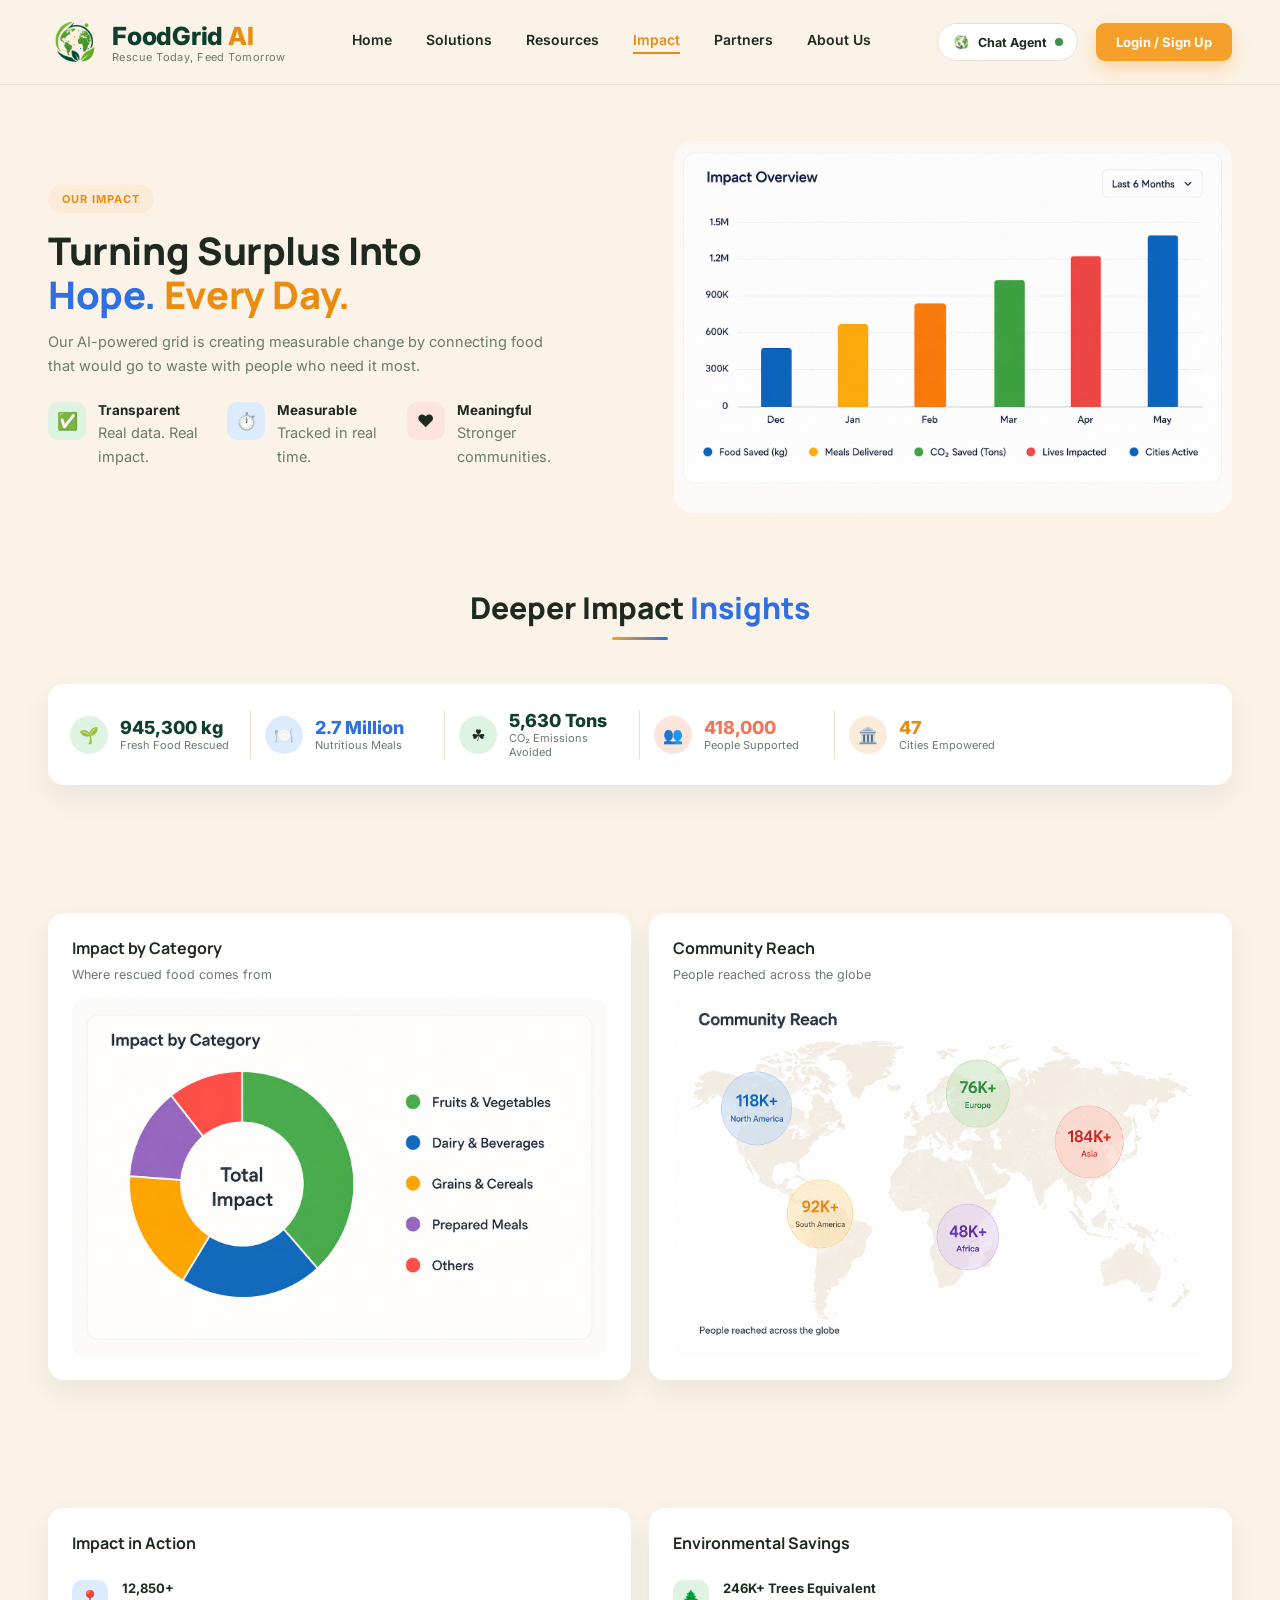
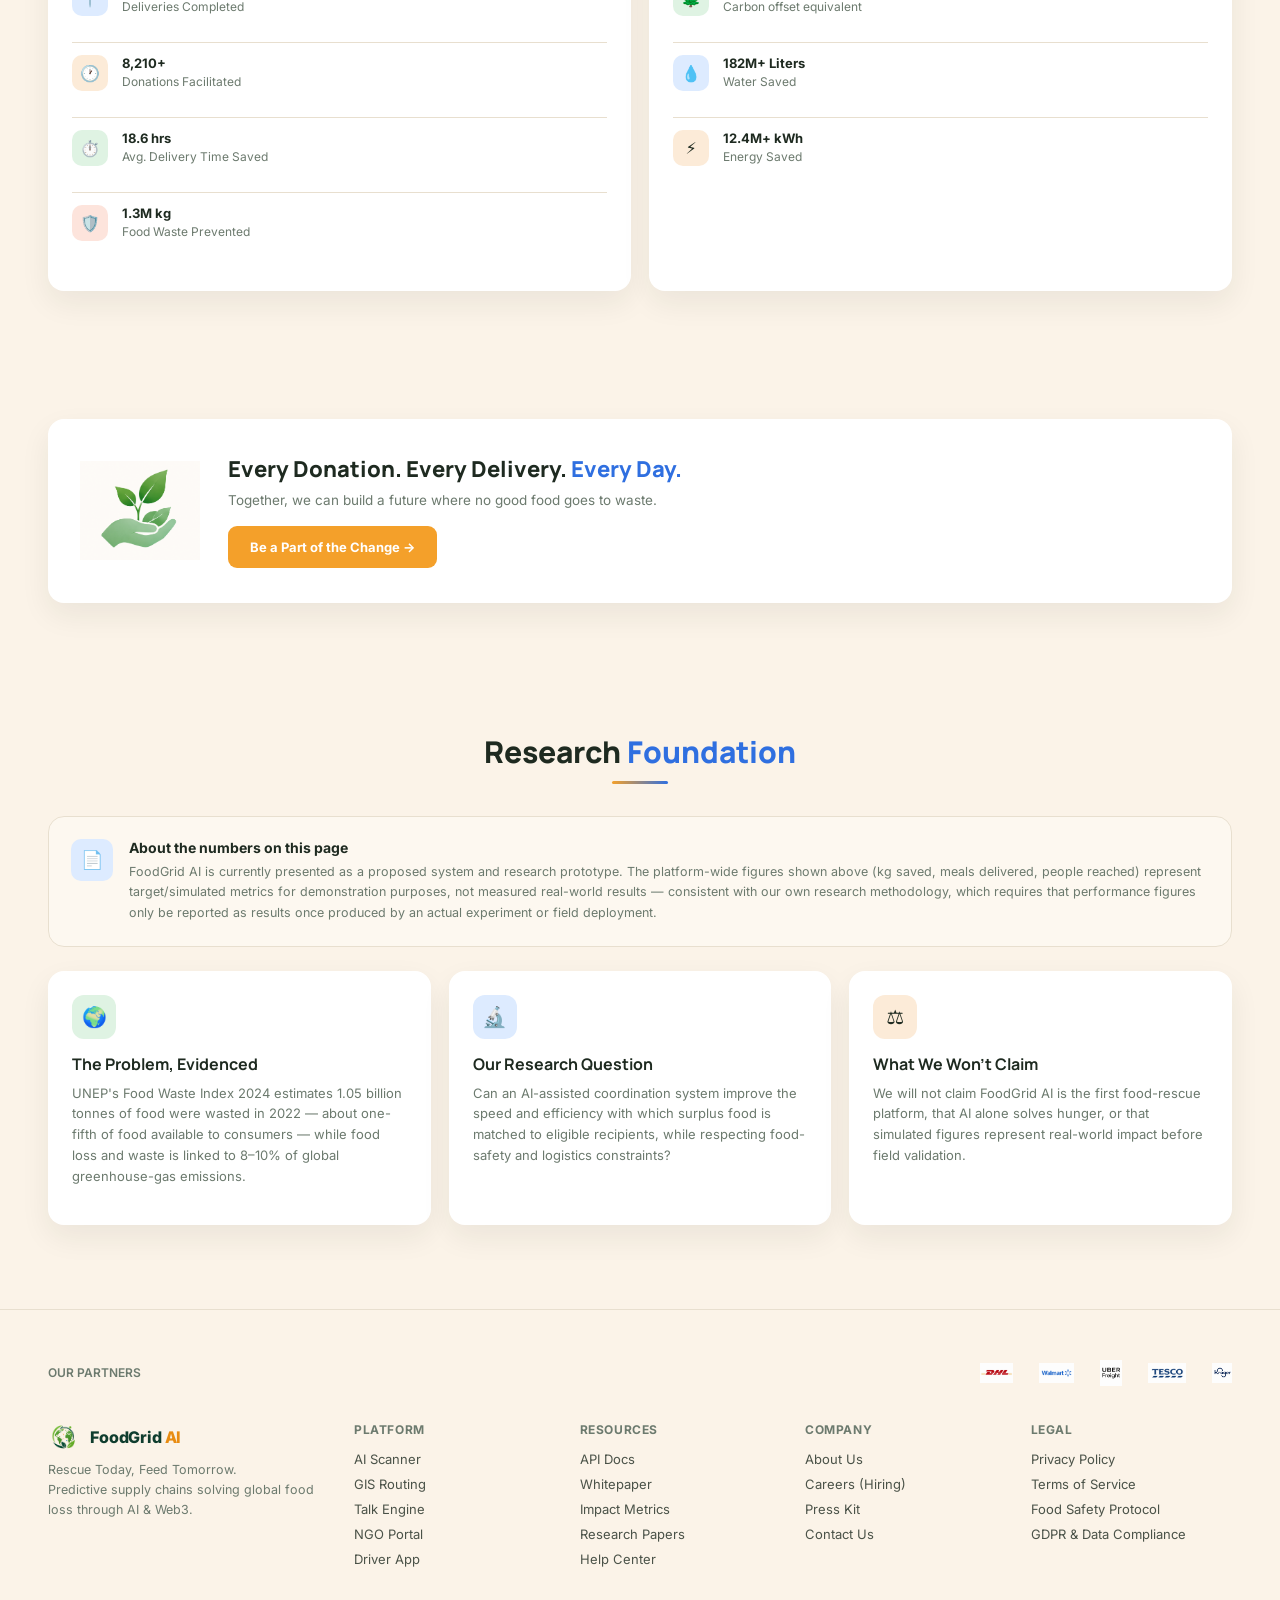
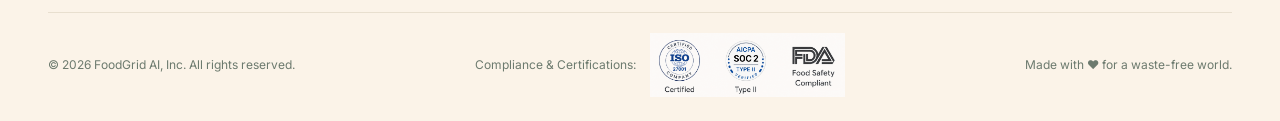
<file: impact.html>
<!DOCTYPE html>
<html lang="en">
<head>
<meta charset="UTF-8">
<meta name="viewport" content="width=device-width, initial-scale=1.0">
<title>Impact — FoodGrid AI</title>
<link rel="stylesheet" href="style.css">
</head>
<body>

  <div id="home">

    <header>
      <nav>
        <div class="brand">
          <img src="assets/logo-icon.png" alt="logo">
          <div>
            <div class="brand-text">FoodGrid <span>AI</span></div>
            <div class="brand-tag">Rescue Today, Feed Tomorrow</div>
          </div>
        </div>
        <div class="nav-links" id="navLinks">
          <a href="index.html">Home</a>
          <a href="solutions.html">Solutions</a>
          <a href="resources.html">Resources</a>
          <a href="impact.html" class="active">Impact</a>
          <a href="partners.html">Partners</a>
          <a href="about.html">About Us</a>
        </div>
        <div class="nav-right">
          <a href="chat.html" class="btn-chat-agent">
            <img src="assets/logo-icon.png" alt="">
            <span>Chat Agent</span>
            <span class="chat-dot"></span>
          </a>
          <a href="login.html" class="btn-cta">Login / Sign Up</a>
          <button class="menu-toggle" id="menuToggle" aria-label="Toggle menu"><span></span><span></span><span></span></button>
        </div>
      </nav>
    </header>

    <main class="container">

      <section class="page-hero-split">
        <div class="hero-copy">
          <span class="eyebrow">Our Impact</span>
          <h1>Turning Surplus Into<br><span class="blue">Hope.</span> <span class="orange">Every Day.</span></h1>
          <p>Our AI-powered grid is creating measurable change by connecting food that would go to waste with people who need it most.</p>
          <div class="value-mini-grid" style="grid-template-columns:repeat(3,1fr);">
            <div><div class="mini-ico" style="background:#DFF3E3;">✅</div><div><strong>Transparent</strong><p>Real data. Real impact.</p></div></div>
            <div><div class="mini-ico" style="background:#DDEBFF;">⏱️</div><div><strong>Measurable</strong><p>Tracked in real time.</p></div></div>
            <div><div class="mini-ico" style="background:#FDE4DC;">❤️</div><div><strong>Meaningful</strong><p>Stronger communities.</p></div></div>
          </div>
        </div>
        <div class="page-hero-visual">
          <img src="assets/Impact/Impact Overview Dashboard Chart.png" alt="Impact overview dashboard chart">
        </div>
      </section>

      <section style="padding-top:10px;">
        <div class="section-title"><h2>Deeper Impact <span class="accent">Insights</span></h2></div>
        <div class="solutions-impact-strip reveal">
          <div class="item"><div class="ico" style="background:#DFF3E3;">🌱</div><div><div class="num">945,300 kg</div><div class="lab">Fresh Food Rescued</div></div></div>
          <div class="item"><div class="ico" style="background:#DDEBFF;">🍽️</div><div><div class="num" style="color:var(--blue);">2.7 Million</div><div class="lab">Nutritious Meals</div></div></div>
          <div class="item"><div class="ico" style="background:#DFF3E3;">☘️</div><div><div class="num">5,630 Tons</div><div class="lab">CO₂ Emissions Avoided</div></div></div>
          <div class="item"><div class="ico" style="background:#FDE4DC;">👥</div><div><div class="num" style="color:var(--coral);">418,000</div><div class="lab">People Supported</div></div></div>
          <div class="item"><div class="ico" style="background:#FCEBD8;">🏛️</div><div><div class="num" style="color:var(--orange-deep);">47</div><div class="lab">Cities Empowered</div></div></div>
        </div>
      </section>

      <section>
        <div class="two-col-visual reveal">
          <div class="solution-card">
            <h3 style="margin-bottom:6px;">Impact by Category</h3>
            <p style="color:var(--muted);font-size:12.5px;margin-bottom:14px;">Where rescued food comes from</p>
            <img src="assets/Impact/Impact by Category Donut Chart.png" alt="Impact by category donut chart" style="border-radius:12px;">
          </div>
          <div class="solution-card">
            <h3 style="margin-bottom:6px;">Community Reach</h3>
            <p style="color:var(--muted);font-size:12.5px;margin-bottom:14px;">People reached across the globe</p>
            <img src="assets/Impact/Global Community Reach Map.png" alt="Global community reach map" style="border-radius:12px;">
          </div>
        </div>
      </section>

      <section>
        <div class="two-col-visual reveal" style="grid-template-columns:1fr 1fr;">
          <div class="solution-card">
            <h3 style="margin-bottom:14px;">Impact in Action</h3>
            <div class="contact-info-row"><div class="ico" style="background:#DDEBFF;">📍</div><div><strong>12,850+</strong><p>Deliveries Completed</p></div></div>
            <div class="contact-info-row"><div class="ico" style="background:#FCEBD8;">🕐</div><div><strong>8,210+</strong><p>Donations Facilitated</p></div></div>
            <div class="contact-info-row"><div class="ico" style="background:#DFF3E3;">⏱️</div><div><strong>18.6 hrs</strong><p>Avg. Delivery Time Saved</p></div></div>
            <div class="contact-info-row"><div class="ico" style="background:#FDE4DC;">🛡️</div><div><strong>1.3M kg</strong><p>Food Waste Prevented</p></div></div>
          </div>
          <div class="solution-card">
            <h3 style="margin-bottom:14px;">Environmental Savings</h3>
            <div class="contact-info-row"><div class="ico" style="background:#DFF3E3;">🌲</div><div><strong>246K+ Trees Equivalent</strong><p>Carbon offset equivalent</p></div></div>
            <div class="contact-info-row"><div class="ico" style="background:#DDEBFF;">💧</div><div><strong>182M+ Liters</strong><p>Water Saved</p></div></div>
            <div class="contact-info-row"><div class="ico" style="background:#FCEBD8;">⚡</div><div><strong>12.4M+ kWh</strong><p>Energy Saved</p></div></div>
          </div>
        </div>
      </section>

      <section>
        <div class="solutions-cta-card reveal">
          <img src="assets/solution page image/Nurturing Green Sprout in Hand.png" alt="Nurturing a green sprout in hand">
          <div>
            <h2>Every Donation. Every Delivery. <span>Every Day.</span></h2>
            <p>Together, we can build a future where no good food goes to waste.</p>
            <button class="btn-orange-solid">Be a Part of the Change →</button>
          </div>
        </div>
      </section>

      <section id="research-note">
        <div class="section-title"><h2>Research <span class="accent">Foundation</span></h2></div>
        <div class="research-disclaimer reveal">
          <div class="ico" style="background:#DDEBFF;">📄</div>
          <div>
            <strong>About the numbers on this page</strong>
            <p>FoodGrid AI is currently presented as a proposed system and research prototype. The platform-wide figures shown above (kg saved, meals delivered, people reached) represent target/simulated metrics for demonstration purposes, not measured real-world results — consistent with our own research methodology, which requires that performance figures only be reported as results once produced by an actual experiment or field deployment.</p>
          </div>
        </div>
        <div class="solutions-grid reveal" style="grid-template-columns:repeat(3,1fr);">
          <div class="solution-card">
            <div class="ico" style="background:#DFF3E3;">🌍</div>
            <h3>The Problem, Evidenced</h3>
            <p>UNEP's Food Waste Index 2024 estimates 1.05 billion tonnes of food were wasted in 2022 — about one-fifth of food available to consumers — while food loss and waste is linked to 8–10% of global greenhouse-gas emissions.</p>
          </div>
          <div class="solution-card">
            <div class="ico" style="background:#DDEBFF;">🔬</div>
            <h3>Our Research Question</h3>
            <p>Can an AI-assisted coordination system improve the speed and efficiency with which surplus food is matched to eligible recipients, while respecting food-safety and logistics constraints?</p>
          </div>
          <div class="solution-card">
            <div class="ico" style="background:#FCEBD8;">⚖️</div>
            <h3>What We Won't Claim</h3>
            <p>We will not claim FoodGrid AI is the first food-rescue platform, that AI alone solves hunger, or that simulated figures represent real-world impact before field validation.</p>
          </div>
        </div>
      </section>

    </main>

    <footer>
      <div class="container">
        <div class="footer-top">
          <span style="font-size:12px;color:var(--muted);font-weight:600;">OUR PARTNERS</span>
          <div class="partner-logos">
            <img src="assets/DHL.png" alt="DHL">
            <img src="assets/walmart.png" alt="Walmart">
            <img src="assets/UBER-Freight.png" alt="Uber Freight" style="height:26px;">
            <img src="assets/Tesco.png" alt="Tesco">
            <img src="assets/Kroger.png" alt="Kroger">
          </div>
        </div>

        <div class="footer-grid">
          <div class="footer-brand">
            <div class="brand">
              <img src="assets/logo-icon.png" alt="logo" style="width:30px;height:30px;">
              <div class="brand-text" style="font-size:16px;">FoodGrid <span>AI</span></div>
            </div>
            <p>Rescue Today, Feed Tomorrow.<br>Predictive supply chains solving global food loss through AI & Web3.</p>
          </div>
          <div>
            <h4>Platform</h4>
            <a href="solutions.html">AI Scanner</a>
            <a href="solutions.html">GIS Routing</a>
            <a href="solutions.html">Talk Engine</a>
            <a href="solutions.html">NGO Portal</a>
            <a href="solutions.html">Driver App</a>
          </div>
          <div>
            <h4>Resources</h4>
            <a href="resources.html">API Docs</a>
            <a href="resources.html">Whitepaper</a>
            <a href="impact.html">Impact Metrics</a>
            <a href="resources.html">Research Papers</a>
            <a href="resources.html">Help Center</a>
          </div>
          <div>
            <h4>Company</h4>
            <a href="about.html">About Us</a>
            <a href="about.html">Careers (Hiring)</a>
            <a href="about.html">Press Kit</a>
            <a href="contact.html">Contact Us</a>
          </div>
          <div>
            <h4>Legal</h4>
            <a href="#">Privacy Policy</a>
            <a href="#">Terms of Service</a>
            <a href="#">Food Safety Protocol</a>
            <a href="#">GDPR & Data Compliance</a>
          </div>
        </div>

        <div class="footer-bottom">
          <div>© 2026 FoodGrid AI, Inc. All rights reserved.</div>
          <div class="certs">
            <span>Compliance &amp; Certifications:</span>
            <img src="assets/certs.png" alt="ISO 27001, SOC 2 Type II, and FDA certifications">
          </div>
          <div>Made with ♥ for a waste-free world.</div>
        </div>
      </div>
    </footer>

  </div>
<script src="script.js"></script>
</body>
</html>
</file>
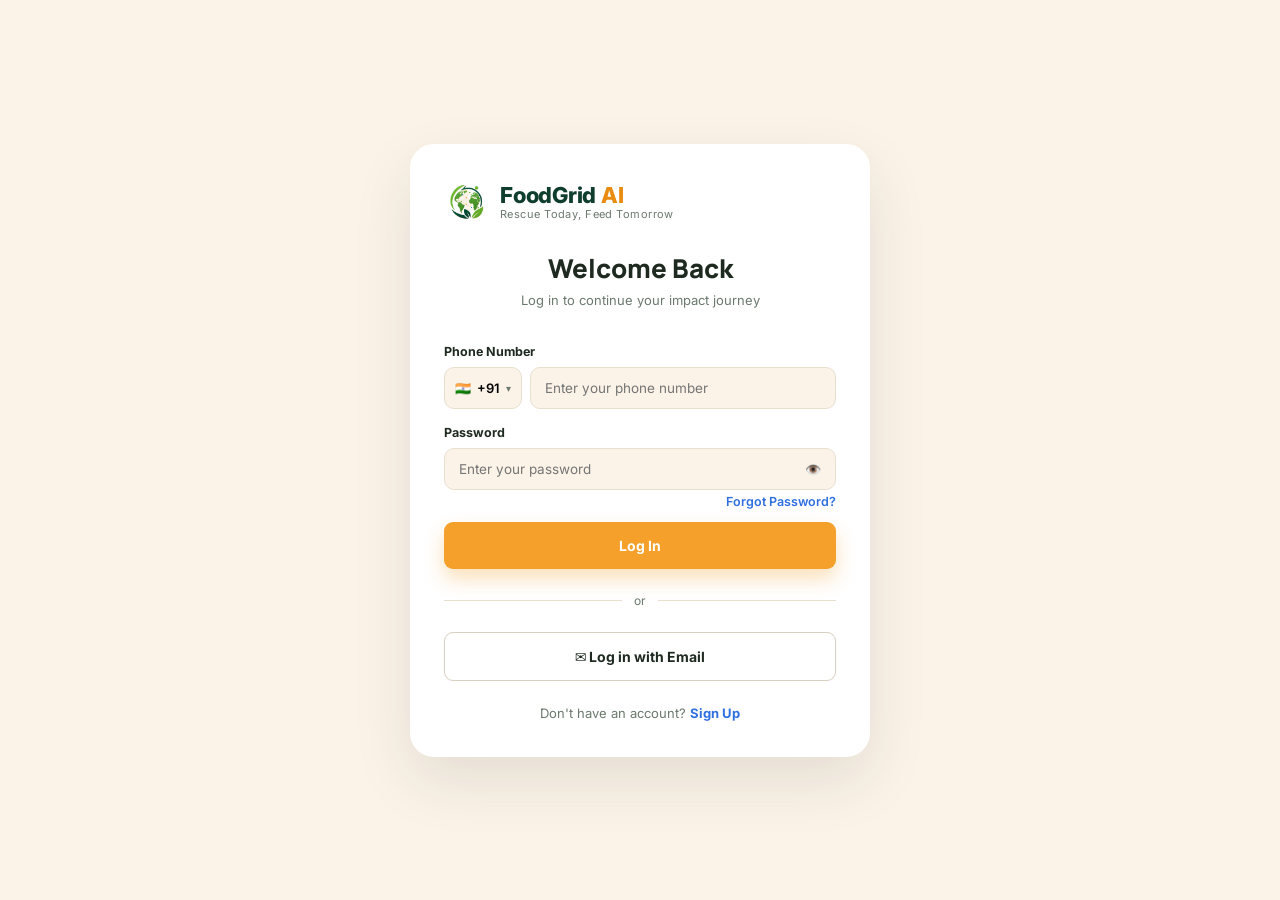
<file: login.html>
<!DOCTYPE html>
<html lang="en">
<head>
<meta charset="UTF-8">
<meta name="viewport" content="width=device-width, initial-scale=1.0">
<title>Log In — FoodGrid AI</title>
<link rel="stylesheet" href="style.css">
</head>
<body class="auth-body">

  <div class="auth-card">
    <div class="auth-logo">
      <img src="assets/logo-icon.png" alt="FoodGrid AI">
      <div>
        <div class="brand-text" style="font-size:22px;">FoodGrid <span>AI</span></div>
        <div class="brand-tag">Rescue Today, Feed Tomorrow</div>
      </div>
    </div>

    <h1 class="auth-title">Welcome Back</h1>
    <p class="auth-sub">Log in to continue your impact journey</p>

    <form class="auth-form" onsubmit="return false;">
      <label>Phone Number</label>
      <div class="phone-row">
        <button type="button" class="country-select" id="countrySelect">
          <span id="countryFlag">🇮🇳</span>
          <span id="countryDial">+91</span>
          <span class="chevron">▾</span>
        </button>
        <div class="input-with-icon" style="flex:1;">
          <input type="tel" placeholder="Enter your phone number">
        </div>
        <div class="country-dropdown" id="countryDropdown">
          <input type="text" id="countrySearch" placeholder="Search country...">
          <div class="country-list" id="countryList"></div>
        </div>
      </div>

      <label>Password</label>
      <div class="input-with-icon">
        <input type="password" placeholder="Enter your password" id="pw1">
        <button type="button" class="pw-toggle" data-target="pw1">👁️</button>
      </div>

      <p style="text-align:right;margin-top:-6px;"><a href="#" style="font-size:12.5px;color:var(--blue);font-weight:600;">Forgot Password?</a></p>

      <button type="submit" class="btn-primary" style="width:100%;justify-content:center;font-size:14px;padding:15px;margin-top:6px;">Log In</button>

      <div class="auth-divider"><span>or</span></div>

      <button type="button" class="btn-outline" style="width:100%;justify-content:center;font-size:14px;padding:15px;">✉ Log in with Email</button>

      <p class="auth-footer-link">Don't have an account? <a href="signup.html">Sign Up</a></p>
    </form>
  </div>

<script src="countries.js"></script>
<script src="script.js"></script>
</body>
</html>
</file>
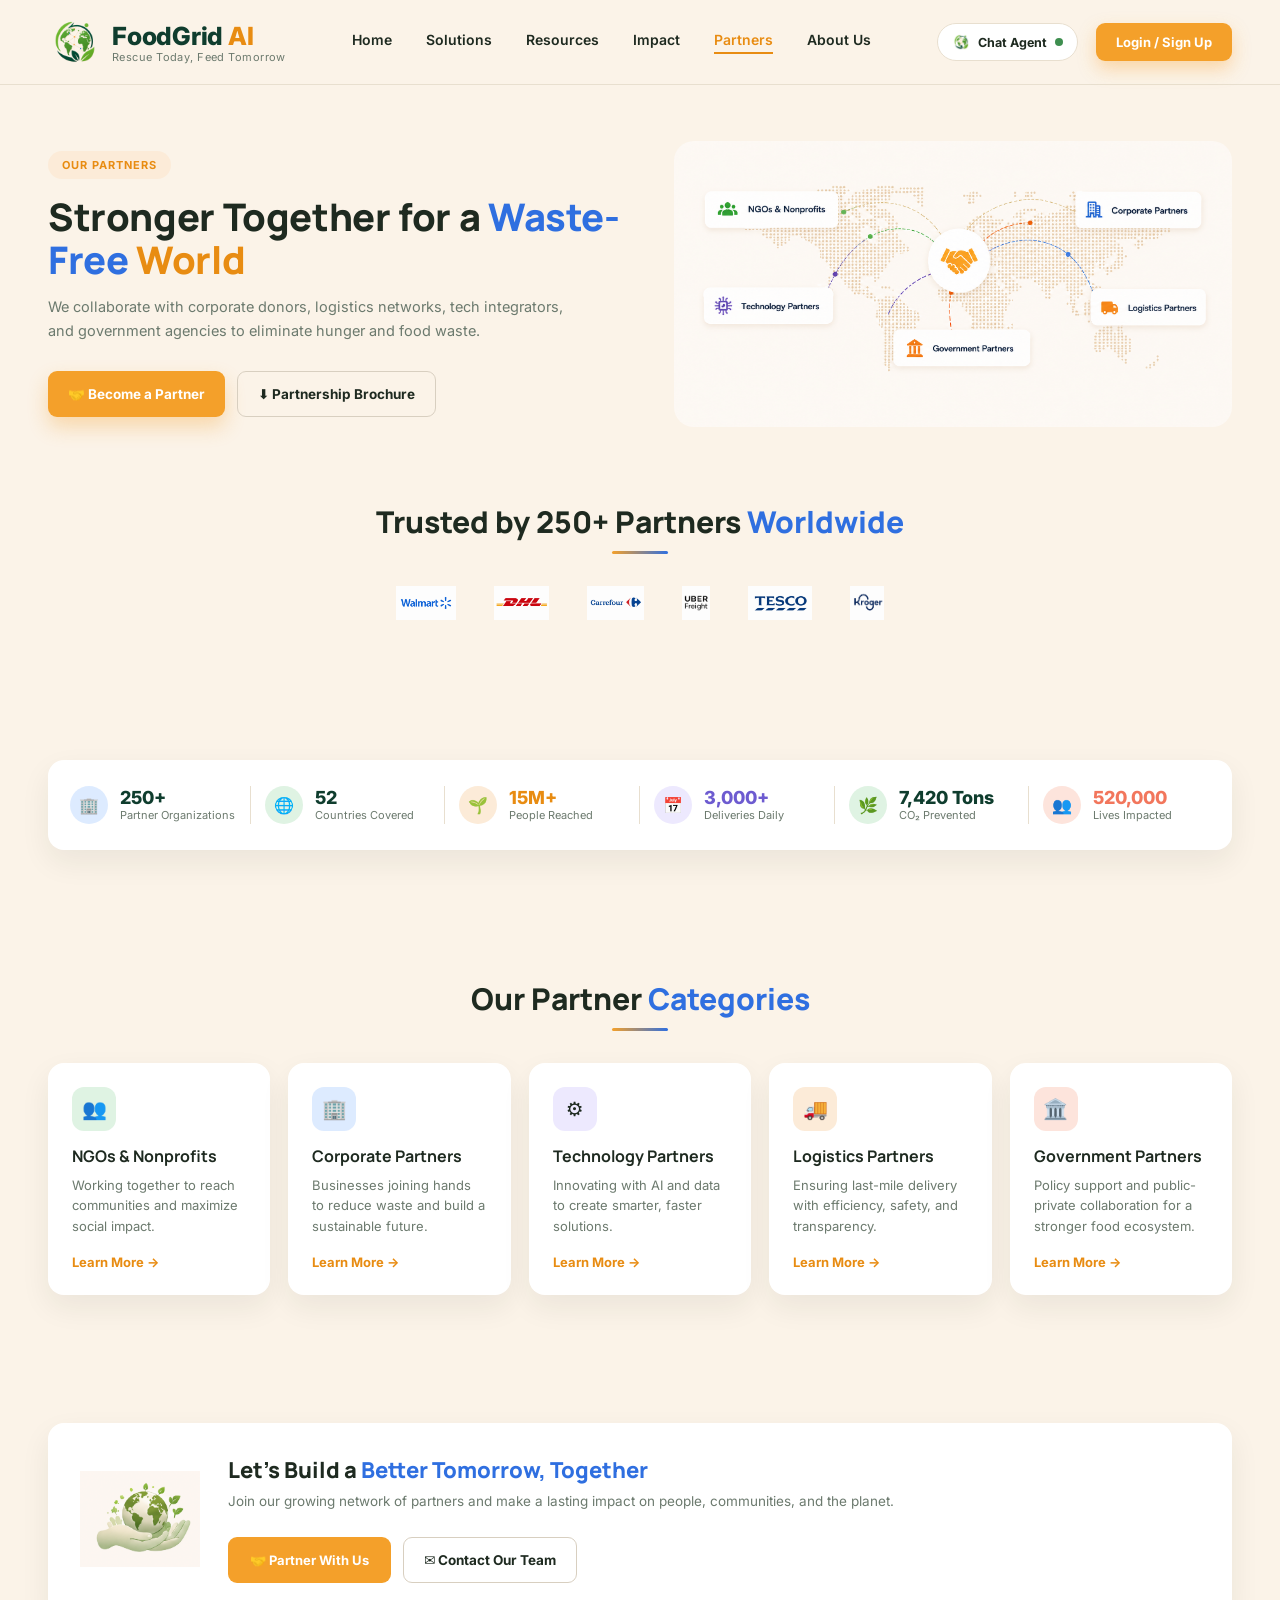
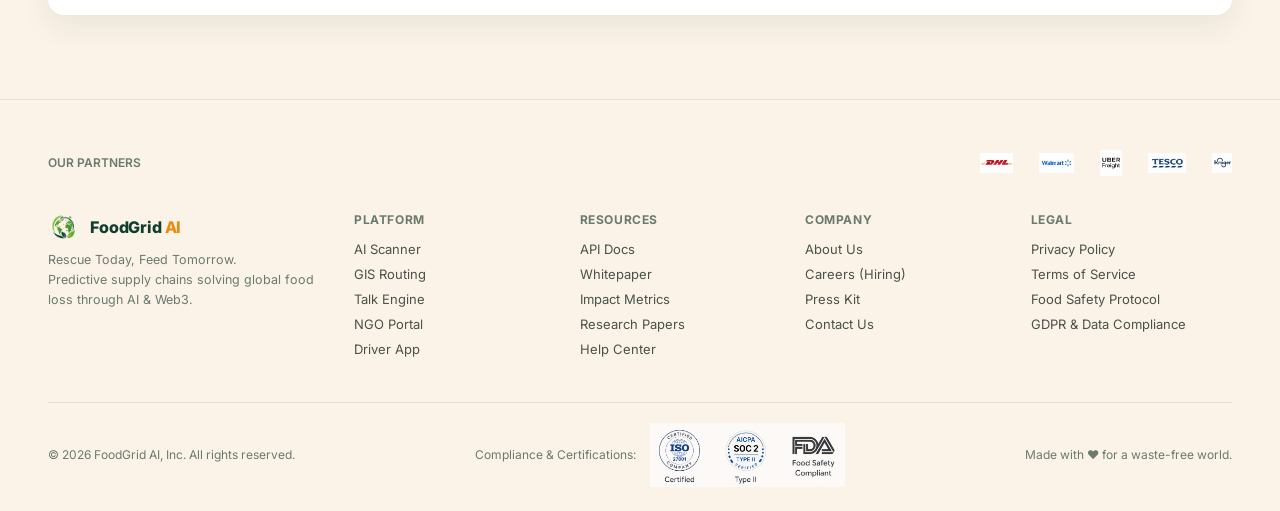
<file: partners.html>
<!DOCTYPE html>
<html lang="en">
<head>
<meta charset="UTF-8">
<meta name="viewport" content="width=device-width, initial-scale=1.0">
<title>Partners — FoodGrid AI</title>
<link rel="stylesheet" href="style.css">
</head>
<body>

  <div id="home">

    <header>
      <nav>
        <div class="brand">
          <img src="assets/logo-icon.png" alt="logo">
          <div>
            <div class="brand-text">FoodGrid <span>AI</span></div>
            <div class="brand-tag">Rescue Today, Feed Tomorrow</div>
          </div>
        </div>
        <div class="nav-links" id="navLinks">
          <a href="index.html">Home</a>
          <a href="solutions.html">Solutions</a>
          <a href="resources.html">Resources</a>
          <a href="impact.html">Impact</a>
          <a href="partners.html" class="active">Partners</a>
          <a href="about.html">About Us</a>
        </div>
        <div class="nav-right">
          <a href="chat.html" class="btn-chat-agent">
            <img src="assets/logo-icon.png" alt="">
            <span>Chat Agent</span>
            <span class="chat-dot"></span>
          </a>
          <a href="login.html" class="btn-cta">Login / Sign Up</a>
          <button class="menu-toggle" id="menuToggle" aria-label="Toggle menu"><span></span><span></span><span></span></button>
        </div>
      </nav>
    </header>

    <main class="container">

      <section class="page-hero-split">
        <div class="hero-copy">
          <span class="eyebrow">Our Partners</span>
          <h1>Stronger Together for a <span class="blue">Waste-Free</span> <span class="orange">World</span></h1>
          <p>We collaborate with corporate donors, logistics networks, tech integrators, and government agencies to eliminate hunger and food waste.</p>
          <div class="btn-row">
            <button class="btn-primary">🤝 Become a Partner</button>
            <button class="btn-outline">⬇ Partnership Brochure</button>
          </div>
        </div>
        <div class="page-hero-visual">
          <img src="assets/Partners/Global Partnership Network Infographic.png" alt="Global partnership network infographic">
        </div>
      </section>

      <section style="padding-top:10px;">
        <div class="section-title"><h2>Trusted by 250+ Partners <span class="accent">Worldwide</span></h2></div>
        <div class="trust-logos reveal" style="justify-content:center;">
          <img src="assets/walmart.png" alt="Walmart">
          <img src="assets/DHL.png" alt="DHL">
          <img src="assets/Carrefour.png" alt="Carrefour">
          <img src="assets/UBER-Freight.png" alt="Uber Freight">
          <img src="assets/Tesco.png" alt="Tesco">
          <img src="assets/Kroger.png" alt="Kroger">
        </div>
      </section>

      <section style="padding-top:20px;">
        <div class="solutions-impact-strip reveal">
          <div class="item"><div class="ico" style="background:#DDEBFF;">🏢</div><div><div class="num">250+</div><div class="lab">Partner Organizations</div></div></div>
          <div class="item"><div class="ico" style="background:#DFF3E3;">🌐</div><div><div class="num">52</div><div class="lab">Countries Covered</div></div></div>
          <div class="item"><div class="ico" style="background:#FCEBD8;">🌱</div><div><div class="num" style="color:var(--orange-deep);">15M+</div><div class="lab">People Reached</div></div></div>
          <div class="item"><div class="ico" style="background:#EDE9FE;">📅</div><div><div class="num" style="color:#6D5BD0;">3,000+</div><div class="lab">Deliveries Daily</div></div></div>
          <div class="item"><div class="ico" style="background:#DFF3E3;">🌿</div><div><div class="num">7,420 Tons</div><div class="lab">CO₂ Prevented</div></div></div>
          <div class="item"><div class="ico" style="background:#FDE4DC;">👥</div><div><div class="num" style="color:var(--coral);">520,000</div><div class="lab">Lives Impacted</div></div></div>
        </div>
      </section>

      <section>
        <div class="section-title"><h2>Our Partner <span class="accent">Categories</span></h2></div>
        <div class="solutions-grid reveal" style="grid-template-columns:repeat(5,1fr);">
          <div class="solution-card"><div class="ico" style="background:#DFF3E3;">👥</div><h3>NGOs &amp; Nonprofits</h3><p>Working together to reach communities and maximize social impact.</p><a href="#">Learn More →</a></div>
          <div class="solution-card"><div class="ico" style="background:#DDEBFF;">🏢</div><h3>Corporate Partners</h3><p>Businesses joining hands to reduce waste and build a sustainable future.</p><a href="#">Learn More →</a></div>
          <div class="solution-card"><div class="ico" style="background:#EDE9FE;">⚙️</div><h3>Technology Partners</h3><p>Innovating with AI and data to create smarter, faster solutions.</p><a href="#">Learn More →</a></div>
          <div class="solution-card"><div class="ico" style="background:#FCEBD8;">🚚</div><h3>Logistics Partners</h3><p>Ensuring last-mile delivery with efficiency, safety, and transparency.</p><a href="#">Learn More →</a></div>
          <div class="solution-card"><div class="ico" style="background:#FDE4DC;">🏛️</div><h3>Government Partners</h3><p>Policy support and public-private collaboration for a stronger food ecosystem.</p><a href="#">Learn More →</a></div>
        </div>
      </section>

      <section>
        <div class="solutions-cta-card reveal">
          <img src="assets/Partners/Sustainable Earth in a Gentle Hand.png" alt="Sustainable earth held in a gentle hand">
          <div>
            <h2>Let's Build a <span>Better Tomorrow, Together</span></h2>
            <p>Join our growing network of partners and make a lasting impact on people, communities, and the planet.</p>
            <div class="btn-row">
              <button class="btn-orange-solid">🤝 Partner With Us</button>
              <button class="btn-outline">✉ Contact Our Team</button>
            </div>
          </div>
        </div>
      </section>

    </main>

    <footer>
      <div class="container">
        <div class="footer-top">
          <span style="font-size:12px;color:var(--muted);font-weight:600;">OUR PARTNERS</span>
          <div class="partner-logos">
            <img src="assets/DHL.png" alt="DHL">
            <img src="assets/walmart.png" alt="Walmart">
            <img src="assets/UBER-Freight.png" alt="Uber Freight" style="height:26px;">
            <img src="assets/Tesco.png" alt="Tesco">
            <img src="assets/Kroger.png" alt="Kroger">
          </div>
        </div>

        <div class="footer-grid">
          <div class="footer-brand">
            <div class="brand">
              <img src="assets/logo-icon.png" alt="logo" style="width:30px;height:30px;">
              <div class="brand-text" style="font-size:16px;">FoodGrid <span>AI</span></div>
            </div>
            <p>Rescue Today, Feed Tomorrow.<br>Predictive supply chains solving global food loss through AI & Web3.</p>
          </div>
          <div>
            <h4>Platform</h4>
            <a href="solutions.html">AI Scanner</a>
            <a href="solutions.html">GIS Routing</a>
            <a href="solutions.html">Talk Engine</a>
            <a href="solutions.html">NGO Portal</a>
            <a href="solutions.html">Driver App</a>
          </div>
          <div>
            <h4>Resources</h4>
            <a href="resources.html">API Docs</a>
            <a href="resources.html">Whitepaper</a>
            <a href="impact.html">Impact Metrics</a>
            <a href="resources.html">Research Papers</a>
            <a href="resources.html">Help Center</a>
          </div>
          <div>
            <h4>Company</h4>
            <a href="about.html">About Us</a>
            <a href="about.html">Careers (Hiring)</a>
            <a href="about.html">Press Kit</a>
            <a href="contact.html">Contact Us</a>
          </div>
          <div>
            <h4>Legal</h4>
            <a href="#">Privacy Policy</a>
            <a href="#">Terms of Service</a>
            <a href="#">Food Safety Protocol</a>
            <a href="#">GDPR & Data Compliance</a>
          </div>
        </div>

        <div class="footer-bottom">
          <div>© 2026 FoodGrid AI, Inc. All rights reserved.</div>
          <div class="certs">
            <span>Compliance &amp; Certifications:</span>
            <img src="assets/certs.png" alt="ISO 27001, SOC 2 Type II, and FDA certifications">
          </div>
          <div>Made with ♥ for a waste-free world.</div>
        </div>
      </div>
    </footer>

  </div>
<script src="script.js"></script>
</body>
</html>
</file>
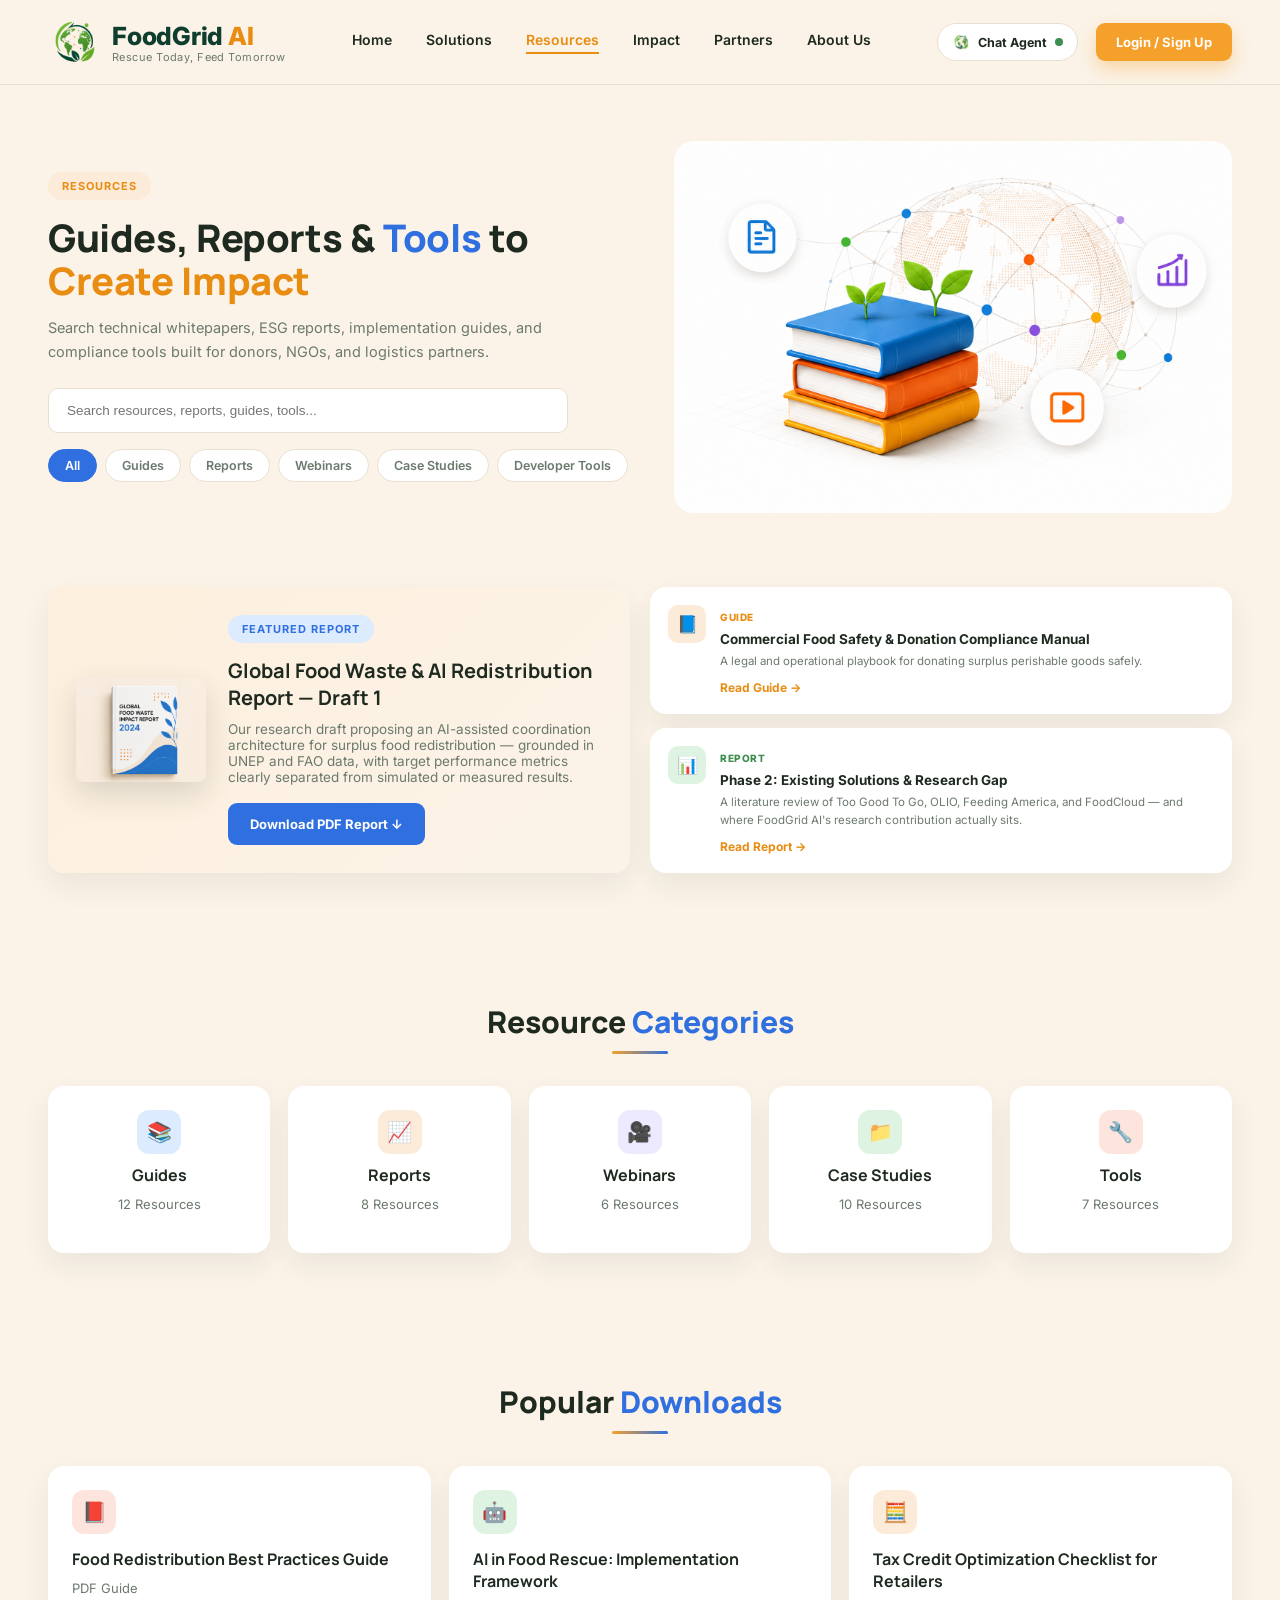
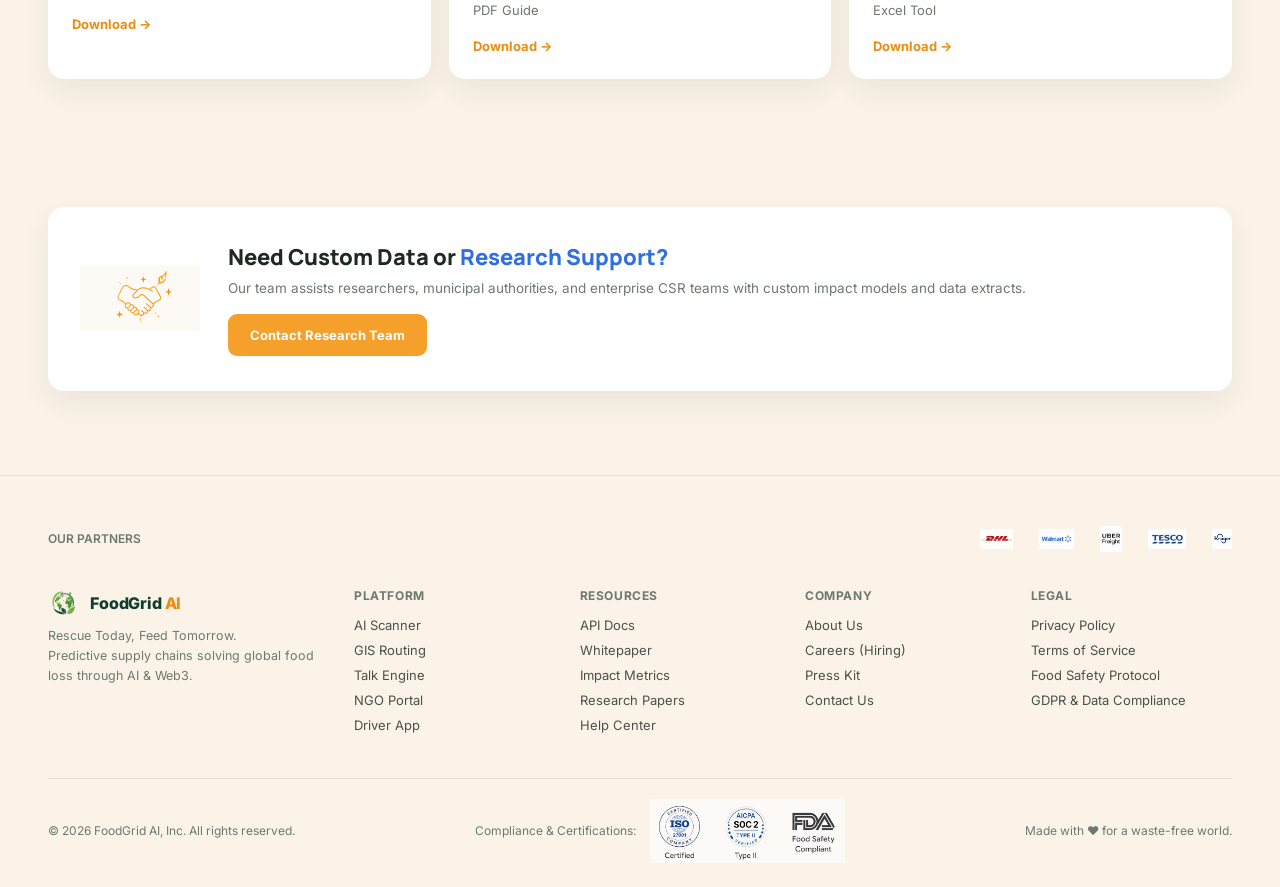
<file: resources.html>
<!DOCTYPE html>
<html lang="en">
<head>
<meta charset="UTF-8">
<meta name="viewport" content="width=device-width, initial-scale=1.0">
<title>Resources — FoodGrid AI</title>
<link rel="stylesheet" href="style.css">
</head>
<body>

  <div id="home">

    <header>
      <nav>
        <div class="brand">
          <img src="assets/logo-icon.png" alt="logo">
          <div>
            <div class="brand-text">FoodGrid <span>AI</span></div>
            <div class="brand-tag">Rescue Today, Feed Tomorrow</div>
          </div>
        </div>
        <div class="nav-links" id="navLinks">
          <a href="index.html">Home</a>
          <a href="solutions.html">Solutions</a>
          <a href="resources.html" class="active">Resources</a>
          <a href="impact.html">Impact</a>
          <a href="partners.html">Partners</a>
          <a href="about.html">About Us</a>
        </div>
        <div class="nav-right">
          <a href="chat.html" class="btn-chat-agent">
            <img src="assets/logo-icon.png" alt="">
            <span>Chat Agent</span>
            <span class="chat-dot"></span>
          </a>
          <a href="login.html" class="btn-cta">Login / Sign Up</a>
          <button class="menu-toggle" id="menuToggle" aria-label="Toggle menu"><span></span><span></span><span></span></button>
        </div>
      </nav>
    </header>

    <main class="container">

      <section class="page-hero-split">
        <div class="hero-copy">
          <span class="eyebrow">Resources</span>
          <h1>Guides, Reports &amp; <span class="blue">Tools</span> to <span class="orange">Create Impact</span></h1>
          <p>Search technical whitepapers, ESG reports, implementation guides, and compliance tools built for donors, NGOs, and logistics partners.</p>
          <div style="margin-top:24px;max-width:520px;">
            <input type="text" placeholder="Search resources, reports, guides, tools..." style="width:100%;padding:14px 18px;border-radius:10px;border:1px solid var(--line);font-size:13.5px;">
          </div>
          <div class="filter-pills">
            <button class="pill active">All</button>
            <button class="pill">Guides</button>
            <button class="pill">Reports</button>
            <button class="pill">Webinars</button>
            <button class="pill">Case Studies</button>
            <button class="pill">Developer Tools</button>
          </div>
        </div>
        <div class="page-hero-visual">
          <img src="assets/Resource/Connected Learning Through Growth and Knowledge.png" alt="Connected learning and knowledge growth illustration">
        </div>
      </section>

      <section style="padding-top:10px;">
        <div class="featured-resource-row reveal">
          <div class="featured-resource-card" style="display:flex;gap:22px;align-items:center;">
            <img src="assets/Resource/global-book.png" alt="Global Food Waste Impact Report 2024 cover" style="width:130px;border-radius:8px;box-shadow:0 12px 30px rgba(31,42,32,0.15);flex-shrink:0;">
            <div>
              <span class="eyebrow" style="background:#DDEBFF;color:var(--blue);">FEATURED REPORT</span>
              <h2 style="margin-top:14px;font-size:20px;">Global Food Waste &amp; AI Redistribution Report — Draft 1</h2>
              <p style="color:var(--muted);font-size:13.5px;margin:10px 0 18px;">Our research draft proposing an AI-assisted coordination architecture for surplus food redistribution — grounded in UNEP and FAO data, with target performance metrics clearly separated from simulated or measured results.</p>
              <button class="btn-blue-solid">Download PDF Report ↓</button>
            </div>
          </div>
          <div class="secondary-resource-list">
            <div class="secondary-resource">
              <div class="ico" style="background:#FCEBD8;">📘</div>
              <div>
                <span class="tag orange">GUIDE</span>
                <h4>Commercial Food Safety &amp; Donation Compliance Manual</h4>
                <p>A legal and operational playbook for donating surplus perishable goods safely.</p>
                <a href="#">Read Guide →</a>
              </div>
            </div>
            <div class="secondary-resource">
              <div class="ico" style="background:#DFF3E3;">📊</div>
              <div>
                <span class="tag green">REPORT</span>
                <h4>Phase 2: Existing Solutions &amp; Research Gap</h4>
                <p>A literature review of Too Good To Go, OLIO, Feeding America, and FoodCloud — and where FoodGrid AI's research contribution actually sits.</p>
                <a href="#">Read Report →</a>
              </div>
            </div>
          </div>
        </div>
      </section>

      <section>
        <div class="section-title"><h2>Resource <span class="accent">Categories</span></h2></div>
        <div class="solutions-grid reveal" style="grid-template-columns:repeat(5,1fr);">
          <div class="solution-card center"><div class="ico" style="background:#DDEBFF;margin:0 auto 10px;">📚</div><h3>Guides</h3><p>12 Resources</p></div>
          <div class="solution-card center"><div class="ico" style="background:#FCEBD8;margin:0 auto 10px;">📈</div><h3>Reports</h3><p>8 Resources</p></div>
          <div class="solution-card center"><div class="ico" style="background:#EDE9FE;margin:0 auto 10px;">🎥</div><h3>Webinars</h3><p>6 Resources</p></div>
          <div class="solution-card center"><div class="ico" style="background:#DFF3E3;margin:0 auto 10px;">📁</div><h3>Case Studies</h3><p>10 Resources</p></div>
          <div class="solution-card center"><div class="ico" style="background:#FDE4DC;margin:0 auto 10px;">🔧</div><h3>Tools</h3><p>7 Resources</p></div>
        </div>
      </section>

      <section>
        <div class="section-title"><h2>Popular <span class="accent">Downloads</span></h2></div>
        <div class="solutions-grid reveal" style="grid-template-columns:repeat(3,1fr);">
          <div class="solution-card"><div class="ico" style="background:#FDE4DC;">📕</div><h3>Food Redistribution Best Practices Guide</h3><p>PDF Guide</p><a href="#">Download →</a></div>
          <div class="solution-card"><div class="ico" style="background:#DFF3E3;">🤖</div><h3>AI in Food Rescue: Implementation Framework</h3><p>PDF Guide</p><a href="#">Download →</a></div>
          <div class="solution-card"><div class="ico" style="background:#FCEBD8;">🧮</div><h3>Tax Credit Optimization Checklist for Retailers</h3><p>Excel Tool</p><a href="#">Download →</a></div>
        </div>
      </section>

      <section>
        <div class="solutions-cta-card reveal">
          <img src="assets/Resource/Orange Handshake with Eco Sparkles.png" alt="Handshake with eco sparkles">
          <div>
            <h2>Need Custom Data or <span>Research Support?</span></h2>
            <p>Our team assists researchers, municipal authorities, and enterprise CSR teams with custom impact models and data extracts.</p>
            <button class="btn-orange-solid">Contact Research Team</button>
          </div>
        </div>
      </section>

    </main>

    <footer>
      <div class="container">
        <div class="footer-top">
          <span style="font-size:12px;color:var(--muted);font-weight:600;">OUR PARTNERS</span>
          <div class="partner-logos">
            <img src="assets/DHL.png" alt="DHL">
            <img src="assets/walmart.png" alt="Walmart">
            <img src="assets/UBER-Freight.png" alt="Uber Freight" style="height:26px;">
            <img src="assets/Tesco.png" alt="Tesco">
            <img src="assets/Kroger.png" alt="Kroger">
          </div>
        </div>

        <div class="footer-grid">
          <div class="footer-brand">
            <div class="brand">
              <img src="assets/logo-icon.png" alt="logo" style="width:30px;height:30px;">
              <div class="brand-text" style="font-size:16px;">FoodGrid <span>AI</span></div>
            </div>
            <p>Rescue Today, Feed Tomorrow.<br>Predictive supply chains solving global food loss through AI & Web3.</p>
          </div>
          <div>
            <h4>Platform</h4>
            <a href="solutions.html">AI Scanner</a>
            <a href="solutions.html">GIS Routing</a>
            <a href="solutions.html">Talk Engine</a>
            <a href="solutions.html">NGO Portal</a>
            <a href="solutions.html">Driver App</a>
          </div>
          <div>
            <h4>Resources</h4>
            <a href="resources.html">API Docs</a>
            <a href="resources.html">Whitepaper</a>
            <a href="impact.html">Impact Metrics</a>
            <a href="resources.html">Research Papers</a>
            <a href="resources.html">Help Center</a>
          </div>
          <div>
            <h4>Company</h4>
            <a href="about.html">About Us</a>
            <a href="about.html">Careers (Hiring)</a>
            <a href="about.html">Press Kit</a>
            <a href="contact.html">Contact Us</a>
          </div>
          <div>
            <h4>Legal</h4>
            <a href="#">Privacy Policy</a>
            <a href="#">Terms of Service</a>
            <a href="#">Food Safety Protocol</a>
            <a href="#">GDPR & Data Compliance</a>
          </div>
        </div>

        <div class="footer-bottom">
          <div>© 2026 FoodGrid AI, Inc. All rights reserved.</div>
          <div class="certs">
            <span>Compliance &amp; Certifications:</span>
            <img src="assets/certs.png" alt="ISO 27001, SOC 2 Type II, and FDA certifications">
          </div>
          <div>Made with ♥ for a waste-free world.</div>
        </div>
      </div>
    </footer>

  </div>
<script src="script.js"></script>
</body>
</html>
</file>
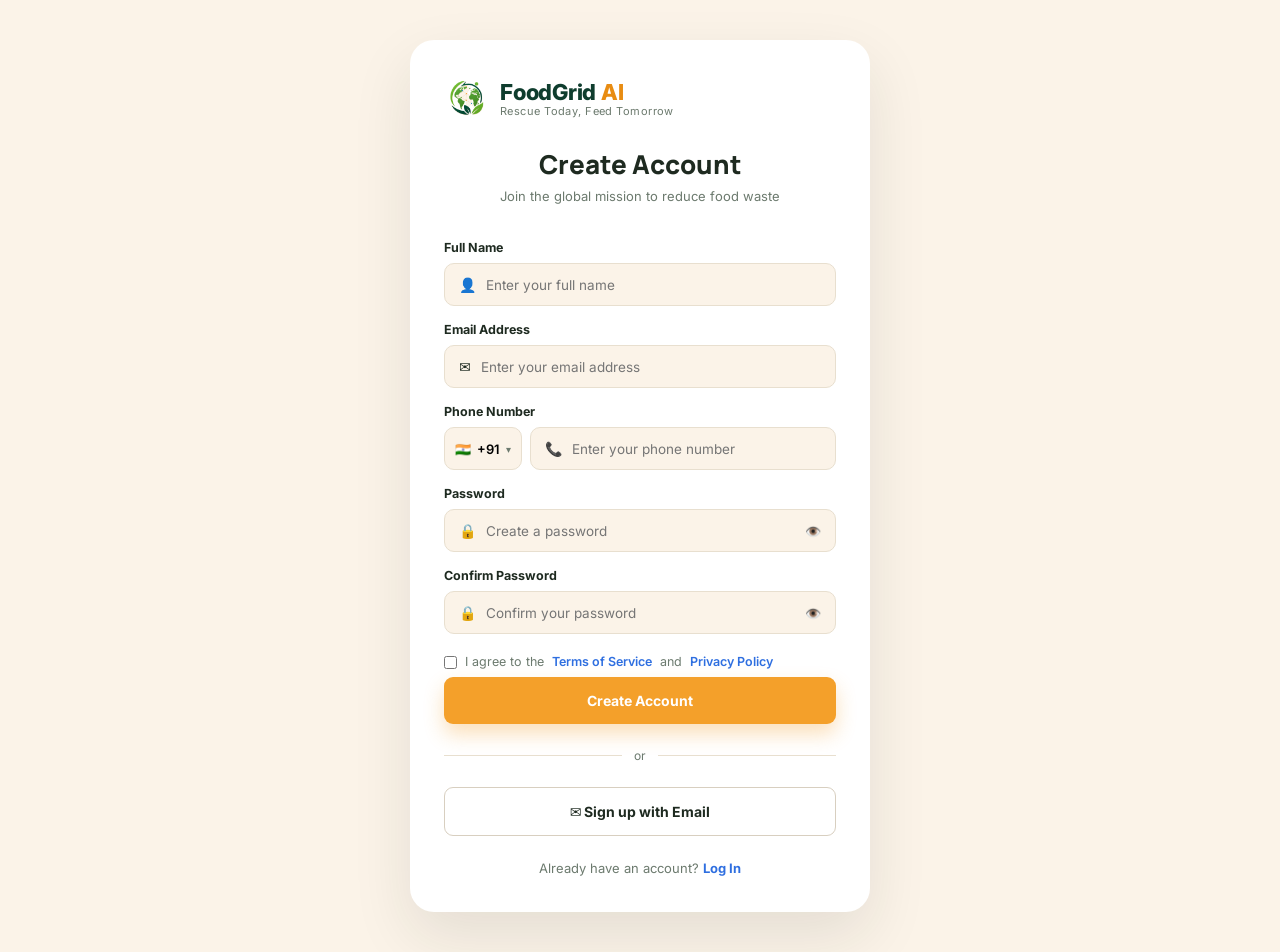
<file: signup.html>
<!DOCTYPE html>
<html lang="en">
<head>
<meta charset="UTF-8">
<meta name="viewport" content="width=device-width, initial-scale=1.0">
<title>Create Account — FoodGrid AI</title>
<link rel="stylesheet" href="style.css">
</head>
<body class="auth-body">

  <div class="auth-card">
    <div class="auth-logo">
      <img src="assets/logo-icon.png" alt="FoodGrid AI">
      <div>
        <div class="brand-text" style="font-size:22px;">FoodGrid <span>AI</span></div>
        <div class="brand-tag">Rescue Today, Feed Tomorrow</div>
      </div>
    </div>

    <h1 class="auth-title">Create Account</h1>
    <p class="auth-sub">Join the global mission to reduce food waste</p>

    <form class="auth-form" onsubmit="return false;">
      <label>Full Name</label>
      <div class="input-with-icon">
        <span>👤</span>
        <input type="text" placeholder="Enter your full name">
      </div>

      <label>Email Address</label>
      <div class="input-with-icon">
        <span>✉️</span>
        <input type="email" placeholder="Enter your email address">
      </div>

      <label>Phone Number</label>
      <div class="phone-row">
        <button type="button" class="country-select" id="countrySelect">
          <span id="countryFlag">🇮🇳</span>
          <span id="countryDial">+91</span>
          <span class="chevron">▾</span>
        </button>
        <div class="input-with-icon" style="flex:1;">
          <span>📞</span>
          <input type="tel" placeholder="Enter your phone number">
        </div>
        <div class="country-dropdown" id="countryDropdown">
          <input type="text" id="countrySearch" placeholder="Search country...">
          <div class="country-list" id="countryList"></div>
        </div>
      </div>

      <label>Password</label>
      <div class="input-with-icon">
        <span>🔒</span>
        <input type="password" placeholder="Create a password" id="pw1">
        <button type="button" class="pw-toggle" data-target="pw1">👁️</button>
      </div>

      <label>Confirm Password</label>
      <div class="input-with-icon">
        <span>🔒</span>
        <input type="password" placeholder="Confirm your password" id="pw2">
        <button type="button" class="pw-toggle" data-target="pw2">👁️</button>
      </div>

      <label class="checkbox-row"><input type="checkbox"> I agree to the <a href="#">Terms of Service</a> and <a href="#">Privacy Policy</a></label>

      <button type="submit" class="btn-primary" style="width:100%;justify-content:center;font-size:14px;padding:15px;">Create Account</button>

      <div class="auth-divider"><span>or</span></div>

      <button type="button" class="btn-outline" style="width:100%;justify-content:center;font-size:14px;padding:15px;">✉ Sign up with Email</button>

      <p class="auth-footer-link">Already have an account? <a href="login.html">Log In</a></p>
    </form>
  </div>

<script src="countries.js"></script>
<script src="script.js"></script>
</body>
</html>
</file>
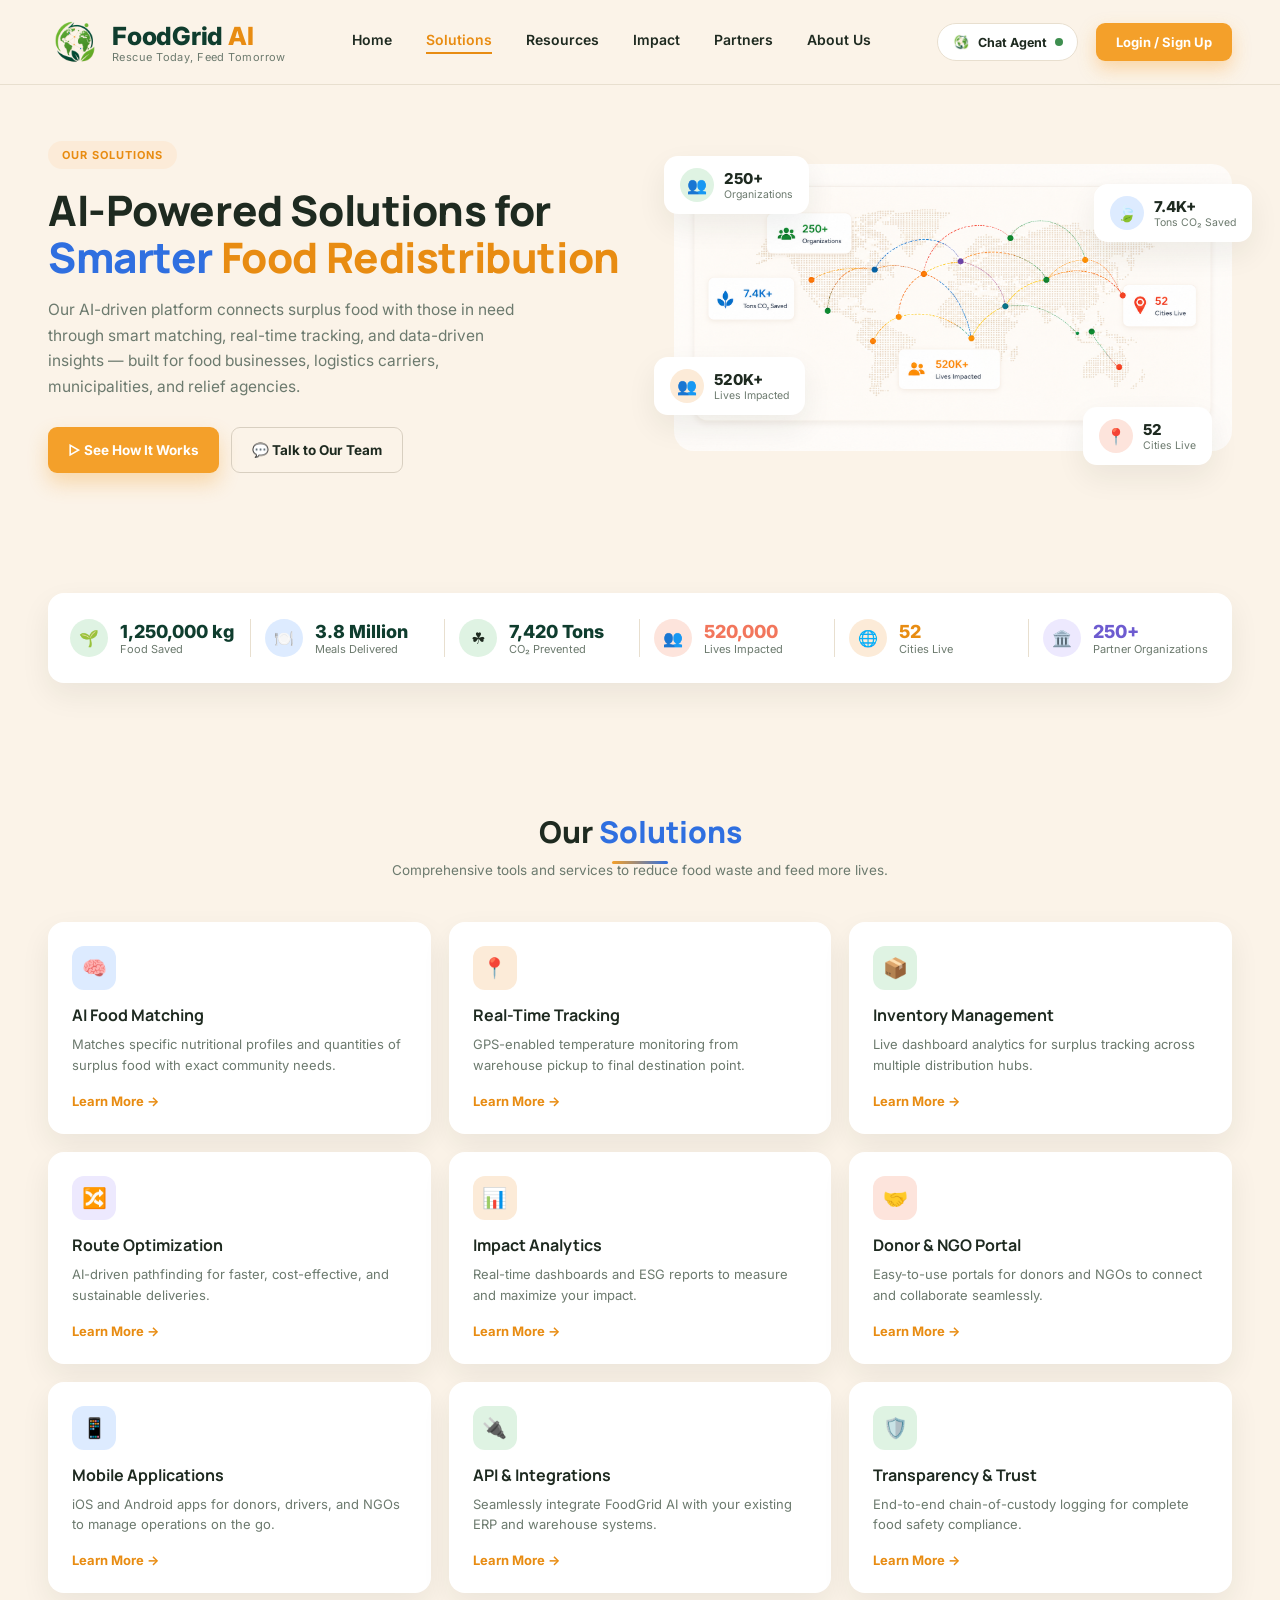
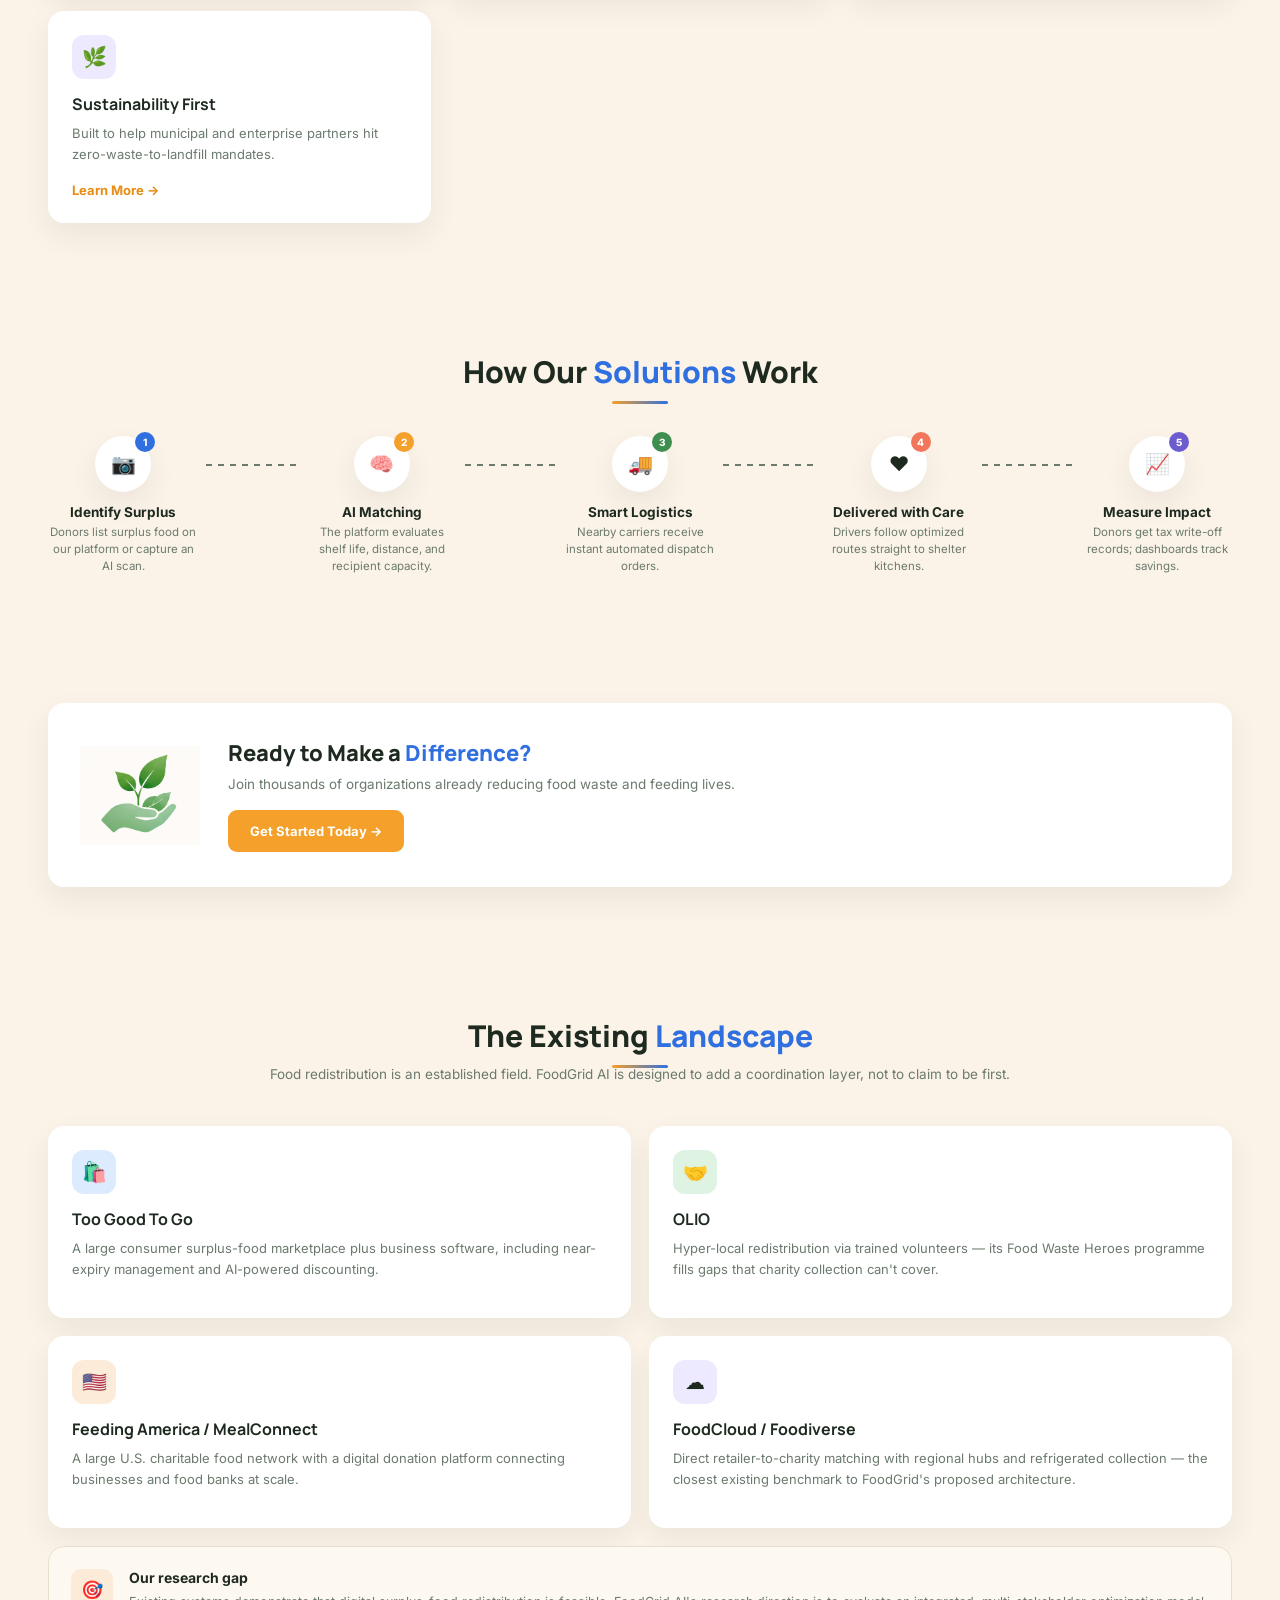
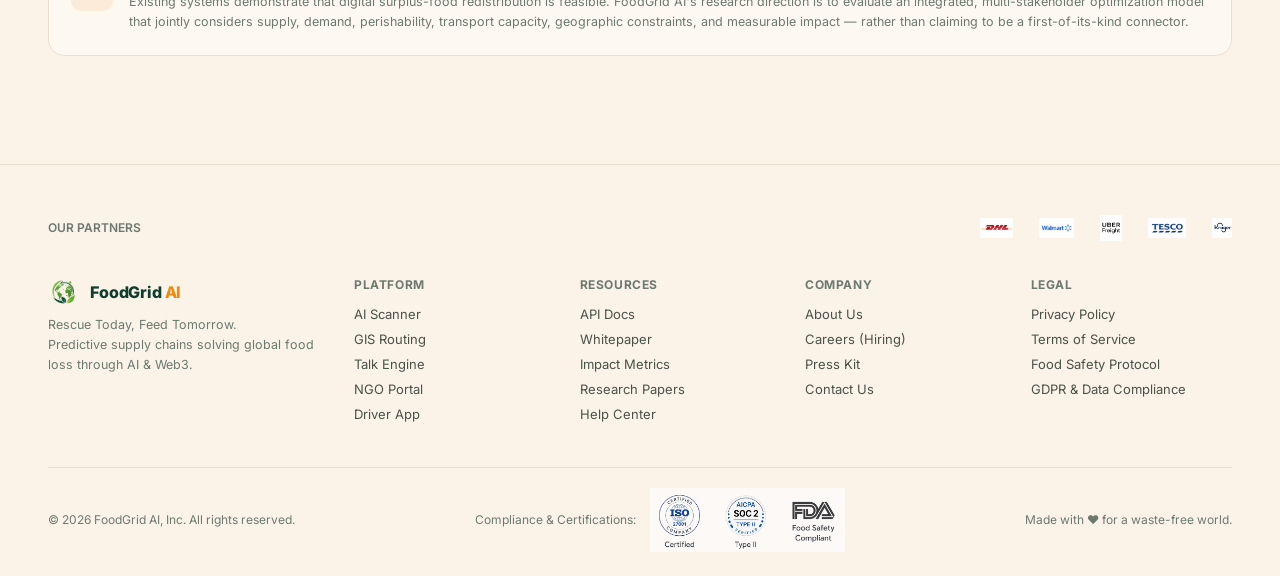
<file: solutions.html>
<!DOCTYPE html>
<html lang="en">
<head>
<meta charset="UTF-8">
<meta name="viewport" content="width=device-width, initial-scale=1.0">
<title>Solutions — FoodGrid AI</title>
<link rel="stylesheet" href="style.css">
</head>
<body>

  <div id="home">

    <header>
      <nav>
        <div class="brand">
          <img src="assets/logo-icon.png" alt="logo">
          <div>
            <div class="brand-text">FoodGrid <span>AI</span></div>
            <div class="brand-tag">Rescue Today, Feed Tomorrow</div>
          </div>
        </div>
        <div class="nav-links" id="navLinks">
          <a href="index.html">Home</a>
          <a href="solutions.html" class="active">Solutions</a>
          <a href="resources.html">Resources</a>
          <a href="impact.html">Impact</a>
          <a href="partners.html">Partners</a>
          <a href="about.html">About Us</a>
        </div>
        <div class="nav-right">
          <a href="chat.html" class="btn-chat-agent">
            <img src="assets/logo-icon.png" alt="">
            <span>Chat Agent</span>
            <span class="chat-dot"></span>
          </a>
          <a href="login.html" class="btn-cta">Login / Sign Up</a>
          <button class="menu-toggle" id="menuToggle" aria-label="Toggle menu"><span></span><span></span><span></span></button>
        </div>
      </nav>
    </header>

    <main class="container">

      <!-- SOLUTIONS HERO -->
      <section class="solutions-hero">
        <div class="hero-copy">
          <span class="eyebrow">Our Solutions</span>
          <h1>AI-Powered Solutions for<br><span class="blue">Smarter</span> <span class="orange">Food Redistribution</span></h1>
          <p>Our AI-driven platform connects surplus food with those in need through smart matching, real-time tracking, and data-driven insights — built for food businesses, logistics carriers, municipalities, and relief agencies.</p>
          <div class="btn-row">
            <button class="btn-primary">▷ See How It Works</button>
            <button class="btn-outline">💬 Talk to Our Team</button>
          </div>
        </div>
        <div class="solutions-visual">
          <img src="assets/solution page image/Global Impact Connection Dashboard.png" alt="Global partner and impact connection dashboard">
          <div class="float-badge fb-1">
            <div class="ico" style="background:#DFF3E3;">👥</div>
            <div><div class="num">250+</div><div class="lab">Organizations</div></div>
          </div>
          <div class="float-badge fb-2">
            <div class="ico" style="background:#DDEBFF;">🍃</div>
            <div><div class="num">7.4K+</div><div class="lab">Tons CO₂ Saved</div></div>
          </div>
          <div class="float-badge fb-3">
            <div class="ico" style="background:#FCEBD8;">👥</div>
            <div><div class="num">520K+</div><div class="lab">Lives Impacted</div></div>
          </div>
          <div class="float-badge fb-4">
            <div class="ico" style="background:#FDE4DC;">📍</div>
            <div><div class="num">52</div><div class="lab">Cities Live</div></div>
          </div>
        </div>
      </section>

      <!-- IMPACT STRIP -->
      <section style="padding-top:0;">
        <div class="solutions-impact-strip reveal">
          <div class="item">
            <div class="ico" style="background:#DFF3E3;">🌱</div>
            <div><div class="num">1,250,000 kg</div><div class="lab">Food Saved</div></div>
          </div>
          <div class="item">
            <div class="ico" style="background:#DDEBFF;">🍽️</div>
            <div><div class="num">3.8 Million</div><div class="lab">Meals Delivered</div></div>
          </div>
          <div class="item">
            <div class="ico" style="background:#DFF3E3;">☘️</div>
            <div><div class="num">7,420 Tons</div><div class="lab">CO₂ Prevented</div></div>
          </div>
          <div class="item">
            <div class="ico" style="background:#FDE4DC;">👥</div>
            <div><div class="num" style="color:var(--coral);">520,000</div><div class="lab">Lives Impacted</div></div>
          </div>
          <div class="item">
            <div class="ico" style="background:#FCEBD8;">🌐</div>
            <div><div class="num" style="color:var(--orange-deep);">52</div><div class="lab">Cities Live</div></div>
          </div>
          <div class="item">
            <div class="ico" style="background:#EDE9FE;">🏛️</div>
            <div><div class="num" style="color:#6D5BD0;">250+</div><div class="lab">Partner Organizations</div></div>
          </div>
        </div>
      </section>

      <!-- SOLUTIONS GRID -->
      <section id="solutions">
        <div class="section-title">
          <h2>Our <span class="accent">Solutions</span></h2>
          <p style="color:var(--muted);font-size:13.5px;margin-top:10px;">Comprehensive tools and services to reduce food waste and feed more lives.</p>
        </div>
        <div class="solutions-grid reveal">
          <div class="solution-card">
            <div class="ico" style="background:#DDEBFF;">🧠</div>
            <h3>AI Food Matching</h3>
            <p>Matches specific nutritional profiles and quantities of surplus food with exact community needs.</p>
            <a href="#">Learn More →</a>
          </div>
          <div class="solution-card">
            <div class="ico" style="background:#FCEBD8;">📍</div>
            <h3>Real-Time Tracking</h3>
            <p>GPS-enabled temperature monitoring from warehouse pickup to final destination point.</p>
            <a href="#">Learn More →</a>
          </div>
          <div class="solution-card">
            <div class="ico" style="background:#DFF3E3;">📦</div>
            <h3>Inventory Management</h3>
            <p>Live dashboard analytics for surplus tracking across multiple distribution hubs.</p>
            <a href="#">Learn More →</a>
          </div>
          <div class="solution-card">
            <div class="ico" style="background:#EDE9FE;">🔀</div>
            <h3>Route Optimization</h3>
            <p>AI-driven pathfinding for faster, cost-effective, and sustainable deliveries.</p>
            <a href="#">Learn More →</a>
          </div>
          <div class="solution-card">
            <div class="ico" style="background:#FCEBD8;">📊</div>
            <h3>Impact Analytics</h3>
            <p>Real-time dashboards and ESG reports to measure and maximize your impact.</p>
            <a href="#">Learn More →</a>
          </div>
          <div class="solution-card">
            <div class="ico" style="background:#FDE4DC;">🤝</div>
            <h3>Donor &amp; NGO Portal</h3>
            <p>Easy-to-use portals for donors and NGOs to connect and collaborate seamlessly.</p>
            <a href="#">Learn More →</a>
          </div>
          <div class="solution-card">
            <div class="ico" style="background:#DDEBFF;">📱</div>
            <h3>Mobile Applications</h3>
            <p>iOS and Android apps for donors, drivers, and NGOs to manage operations on the go.</p>
            <a href="#">Learn More →</a>
          </div>
          <div class="solution-card">
            <div class="ico" style="background:#DFF3E3;">🔌</div>
            <h3>API &amp; Integrations</h3>
            <p>Seamlessly integrate FoodGrid AI with your existing ERP and warehouse systems.</p>
            <a href="#">Learn More →</a>
          </div>
          <div class="solution-card">
            <div class="ico" style="background:#DFF3E3;">🛡️</div>
            <h3>Transparency &amp; Trust</h3>
            <p>End-to-end chain-of-custody logging for complete food safety compliance.</p>
            <a href="#">Learn More →</a>
          </div>
          <div class="solution-card">
            <div class="ico" style="background:#EDE9FE;">🌿</div>
            <h3>Sustainability First</h3>
            <p>Built to help municipal and enterprise partners hit zero-waste-to-landfill mandates.</p>
            <a href="#">Learn More →</a>
          </div>
        </div>
      </section>

      <!-- PROCESS TRACKER -->
      <section id="process">
        <div class="section-title">
          <h2>How Our <span class="accent">Solutions</span> Work</h2>
        </div>
        <div class="process-track reveal">
          <div class="process-step">
            <div class="circle"><div class="badge-num" style="background:var(--blue);">1</div>📷</div>
            <h4>Identify Surplus</h4>
            <p>Donors list surplus food on our platform or capture an AI scan.</p>
          </div>
          <div class="process-connector"></div>
          <div class="process-step">
            <div class="circle"><div class="badge-num" style="background:var(--orange);">2</div>🧠</div>
            <h4>AI Matching</h4>
            <p>The platform evaluates shelf life, distance, and recipient capacity.</p>
          </div>
          <div class="process-connector"></div>
          <div class="process-step">
            <div class="circle"><div class="badge-num" style="background:var(--green);">3</div>🚚</div>
            <h4>Smart Logistics</h4>
            <p>Nearby carriers receive instant automated dispatch orders.</p>
          </div>
          <div class="process-connector"></div>
          <div class="process-step">
            <div class="circle"><div class="badge-num" style="background:var(--coral);">4</div>❤️</div>
            <h4>Delivered with Care</h4>
            <p>Drivers follow optimized routes straight to shelter kitchens.</p>
          </div>
          <div class="process-connector"></div>
          <div class="process-step">
            <div class="circle"><div class="badge-num" style="background:#6D5BD0;">5</div>📈</div>
            <h4>Measure Impact</h4>
            <p>Donors get tax write-off records; dashboards track savings.</p>
          </div>
        </div>
      </section>

      <!-- CTA -->
      <section id="cta">
        <div class="solutions-cta-card reveal">
          <img src="assets/solution page image/Nurturing Green Sprout in Hand.png" alt="Hand nurturing a green sprout">
          <div>
            <h2>Ready to Make a <span>Difference?</span></h2>
            <p>Join thousands of organizations already reducing food waste and feeding lives.</p>
            <button class="btn-orange-solid">Get Started Today →</button>
          </div>
        </div>
      </section>

      <!-- EXISTING SOLUTIONS RESEARCH -->
      <section id="landscape">
        <div class="section-title"><h2>The Existing <span class="accent">Landscape</span></h2>
          <p style="color:var(--muted);font-size:13.5px;margin-top:10px;">Food redistribution is an established field. FoodGrid AI is designed to add a coordination layer, not to claim to be first.</p>
        </div>
        <div class="solutions-grid reveal" style="grid-template-columns:repeat(2,1fr);">
          <div class="solution-card">
            <div class="ico" style="background:#DDEBFF;">🛍️</div>
            <h3>Too Good To Go</h3>
            <p>A large consumer surplus-food marketplace plus business software, including near-expiry management and AI-powered discounting.</p>
          </div>
          <div class="solution-card">
            <div class="ico" style="background:#DFF3E3;">🤝</div>
            <h3>OLIO</h3>
            <p>Hyper-local redistribution via trained volunteers — its Food Waste Heroes programme fills gaps that charity collection can't cover.</p>
          </div>
          <div class="solution-card">
            <div class="ico" style="background:#FCEBD8;">🇺🇸</div>
            <h3>Feeding America / MealConnect</h3>
            <p>A large U.S. charitable food network with a digital donation platform connecting businesses and food banks at scale.</p>
          </div>
          <div class="solution-card">
            <div class="ico" style="background:#EDE9FE;">☁️</div>
            <h3>FoodCloud / Foodiverse</h3>
            <p>Direct retailer-to-charity matching with regional hubs and refrigerated collection — the closest existing benchmark to FoodGrid's proposed architecture.</p>
          </div>
        </div>
        <div class="research-disclaimer reveal" style="margin-top:18px;">
          <div class="ico" style="background:#FCEBD8;">🎯</div>
          <div>
            <strong>Our research gap</strong>
            <p>Existing systems demonstrate that digital surplus-food redistribution is feasible. FoodGrid AI's research direction is to evaluate an integrated, multi-stakeholder optimization model that jointly considers supply, demand, perishability, transport capacity, geographic constraints, and measurable impact — rather than claiming to be a first-of-its-kind connector.</p>
          </div>
        </div>
      </section>

    </main>

    <!-- FOOTER -->
    <footer>
      <div class="container">
        <div class="footer-top">
          <span style="font-size:12px;color:var(--muted);font-weight:600;">OUR PARTNERS</span>
          <div class="partner-logos">
            <img src="assets/DHL.png" alt="DHL">
            <img src="assets/walmart.png" alt="Walmart">
            <img src="assets/UBER-Freight.png" alt="Uber Freight" style="height:26px;">
            <img src="assets/Tesco.png" alt="Tesco">
            <img src="assets/Kroger.png" alt="Kroger">
          </div>
        </div>

        <div class="footer-grid">
          <div class="footer-brand">
            <div class="brand">
              <img src="assets/logo-icon.png" alt="logo" style="width:30px;height:30px;">
              <div class="brand-text" style="font-size:16px;">FoodGrid <span>AI</span></div>
            </div>
            <p>Rescue Today, Feed Tomorrow.<br>Predictive supply chains solving global food loss through AI & Web3.</p>
          </div>
          <div>
            <h4>Platform</h4>
            <a href="solutions.html">AI Scanner</a>
            <a href="solutions.html">GIS Routing</a>
            <a href="solutions.html">Talk Engine</a>
            <a href="solutions.html">NGO Portal</a>
            <a href="solutions.html">Driver App</a>
          </div>
          <div>
            <h4>Resources</h4>
            <a href="resources.html">API Docs</a>
            <a href="resources.html">Whitepaper</a>
            <a href="resources.html">Impact Metrics</a>
            <a href="resources.html">Research Papers</a>
            <a href="resources.html">Help Center</a>
          </div>
          <div>
            <h4>Company</h4>
            <a href="about.html">About Us</a>
            <a href="about.html">Careers (Hiring)</a>
            <a href="about.html">Press Kit</a>
            <a href="contact.html">Contact Us</a>
          </div>
          <div>
            <h4>Legal</h4>
            <a href="#">Privacy Policy</a>
            <a href="#">Terms of Service</a>
            <a href="#">Food Safety Protocol</a>
            <a href="#">GDPR & Data Compliance</a>
          </div>
        </div>

        <div class="footer-bottom">
          <div>© 2026 FoodGrid AI, Inc. All rights reserved.</div>
          <div class="certs">
            <span>Compliance &amp; Certifications:</span>
            <img src="assets/certs.png" alt="ISO 27001, SOC 2 Type II, and FDA certifications">
          </div>
          <div>Made with ♥ for a waste-free world.</div>
        </div>
      </div>
    </footer>

  </div>
<script src="script.js"></script>
</body>
</html>
</file>
<file: style.css>
@import url('https://fonts.googleapis.com/css2?family=Manrope:wght@500;700;800&family=Inter:wght@400;500;600&display=swap');

:root{
  --cream:#FBF3E8;
  --cream-deep:#F5E9D8;
  --card:#FFFFFF;
  --ink:#1E2A20;
  --muted:#6C7A6E;
  --line:#E8DFCF;
  --green:#3E8E4F;
  --green-dark:#0F3D2E;
  --orange:#F4A02A;
  --orange-deep:#E88C12;
  --blue:#2F6FE0;
  --coral:#F2765C;
  --radius:16px;
  --shadow:0 12px 30px rgba(31,42,32,0.07);
}

*{box-sizing:border-box;margin:0;padding:0;}
html{scroll-behavior:smooth;}
body{
  font-family:'Inter',system-ui,sans-serif;
  background:var(--cream);
  color:var(--ink);
  overflow-x:hidden;
}
img{max-width:100%;display:block;}
h1,h2,h3{font-family:'Manrope',sans-serif;}
a{color:inherit;text-decoration:none;}
button{font-family:inherit;cursor:pointer;}
.container{max-width:1320px;margin:0 auto;padding:0 48px;}
section{padding:64px 0;}
.eyebrow{
  display:inline-flex;align-items:center;gap:8px;
  background:#FCEBD8;color:var(--orange-deep);
  font-size:11px;font-weight:700;letter-spacing:0.09em;
  padding:7px 14px;border-radius:20px;text-transform:uppercase;
}

/* ---------------- SPLASH ---------------- */
#splash{
  position:fixed;inset:0;z-index:999;
  display:flex;align-items:center;justify-content:center;
  background:radial-gradient(circle at 50% 42%, #FFFDF9 0%, var(--cream) 55%, var(--cream-deep) 100%);
  perspective:1400px;
}
#logo-stage{
  position:relative;width:260px;height:260px;
  transform-style:preserve-3d;
  animation:spin 3.2s cubic-bezier(.4,1.05,.4,1) forwards,
            burst 1.1s ease-in forwards 3.2s;
}
#logo-stage img{
  width:100%;height:100%;object-fit:contain;
  filter:drop-shadow(0 20px 44px rgba(15,61,46,0.3));
  backface-visibility:hidden;
}
#logo-shadow{
  position:absolute;bottom:-40px;left:50%;
  width:150px;height:24px;transform:translateX(-50%);
  background:radial-gradient(ellipse, rgba(15,61,46,0.3) 0%, rgba(15,61,46,0) 72%);
  animation:shadow-pulse 3.2s ease-in-out forwards;
}
#shine{position:absolute;inset:0;border-radius:50%;overflow:hidden;pointer-events:none;}
#shine::after{
  content:"";position:absolute;top:-40%;left:-160%;width:60%;height:180%;
  background:linear-gradient(75deg, rgba(255,255,255,0) 0%, rgba(255,255,255,0.9) 48%, rgba(255,255,255,0) 100%);
  transform:rotate(8deg);mix-blend-mode:screen;
  animation:sweep 3.2s cubic-bezier(.2,.7,.3,1) forwards;
}
#brandline{
  position:absolute;bottom:15%;left:50%;transform:translateX(-50%);
  text-align:center;opacity:0;
  animation:fade-in 0.8s ease forwards 1.6s;
}
#brandline .name{font-size:15px;font-weight:800;letter-spacing:0.28em;color:var(--green-dark);text-transform:uppercase;}
#brandline .tag{margin-top:6px;font-size:11px;letter-spacing:0.18em;color:#8A9A8C;text-transform:uppercase;}

@keyframes spin{
  0%{ transform:scale(0.66) rotateY(0deg); }
  80%{ transform:scale(1) rotateY(1030deg); }
  100%{ transform:scale(1) rotateY(1080deg); }
}
@keyframes shadow-pulse{
  0%{opacity:0;transform:translateX(-50%) scaleX(0.6);}
  15%{opacity:1;}
  100%{opacity:0.9;transform:translateX(-50%) scaleX(1);}
}
@keyframes sweep{
  0%{left:-160%;} 55%{left:-160%;} 85%{left:160%;} 100%{left:160%;}
}
@keyframes fade-in{ to{opacity:1;} }
@keyframes burst{
  0%{ transform:scale(1) rotateY(1080deg); opacity:1; }
  100%{ transform:scale(14) rotateY(1080deg); opacity:0; }
}
#splash.hide{ animation:splash-fade 0.7s ease forwards 3.9s; }
@keyframes splash-fade{ to{opacity:0;visibility:hidden;} }

#home{
  opacity:0;transform:scale(0.97);
  animation:home-in 0.9s cubic-bezier(.2,.7,.3,1) forwards 4.0s;
}
@keyframes home-in{ to{opacity:1;transform:scale(1);} }

/* ---------------- NAV ---------------- */
header{
  position:sticky;top:0;z-index:50;
  background:rgba(251,243,232,0.78);
  backdrop-filter:blur(14px);
  -webkit-backdrop-filter:blur(14px);
  border-bottom:1px solid var(--line);
  transition:box-shadow 0.3s ease, background 0.3s ease;
}
header.scrolled{
  background:rgba(251,243,232,0.94);
  box-shadow:0 8px 24px rgba(31,42,32,0.06);
}
nav{display:flex;align-items:center;justify-content:space-between;padding:16px 48px;max-width:1320px;margin:0 auto;}
.brand{display:flex;align-items:center;gap:12px;}
.brand img{width:52px;height:52px;animation:logo-breathe 6s ease-in-out infinite;}
.brand-text{font-weight:800;font-size:25px;letter-spacing:-0.01em;color:var(--green-dark);}
.brand-text span{color:var(--orange-deep);}
.brand-tag{font-size:11px;color:var(--muted);letter-spacing:0.04em;margin-top:-1px;}
@keyframes logo-breathe{
  0%,100%{ transform:scale(1) rotate(0deg); }
  50%{ transform:scale(1.06) rotate(4deg); }
}
@media(prefers-reduced-motion:reduce){
  .brand img{animation:none;}
}
.nav-links{display:flex;gap:34px;font-size:14px;font-weight:600;color:var(--ink);}
.nav-links a.active{color:var(--orange-deep);border-bottom:2px solid var(--orange-deep);padding-bottom:4px;}
.nav-links a{position:relative;transition:color 0.2s ease;}
.nav-links a:not(.active):hover{color:var(--orange-deep);}
.nav-right{display:flex;align-items:center;gap:18px;}
.menu-toggle{display:none;background:none;border:none;padding:6px;cursor:pointer;}
.menu-toggle span{display:block;width:22px;height:2px;background:var(--ink);margin:5px 0;border-radius:2px;transition:transform 0.25s ease, opacity 0.25s ease;}
.menu-toggle.open span:nth-child(1){transform:translateY(7px) rotate(45deg);}
.menu-toggle.open span:nth-child(2){opacity:0;}
.menu-toggle.open span:nth-child(3){transform:translateY(-7px) rotate(-45deg);}
.btn-cta{background:var(--orange);color:#fff;border:none;padding:11px 20px;border-radius:9px;font-weight:700;font-size:13px;box-shadow:0 8px 18px rgba(244,160,42,0.35);transition:transform 0.25s ease, box-shadow 0.25s ease;}
.btn-cta:hover{transform:translateY(-2px);box-shadow:0 12px 24px rgba(244,160,42,0.45);}

/* premium button motion, applies to all solid buttons */
.btn-primary,.btn-outline,.btn-blue,.btn-orange-solid,.btn-blue-solid,.btn-coral-solid{
  transition:transform 0.25s cubic-bezier(.2,.8,.3,1), box-shadow 0.25s ease, filter 0.25s ease;
}
.btn-primary:hover,.btn-blue:hover,.btn-orange-solid:hover,.btn-blue-solid:hover,.btn-coral-solid:hover{
  transform:translateY(-3px);
  filter:brightness(1.05);
}
.btn-outline:hover{
  transform:translateY(-3px);
  border-color:var(--orange-deep);
  color:var(--orange-deep);
}

/* ---------------- HERO ---------------- */
.hero{display:grid;grid-template-columns:1.1fr 1fr;gap:40px;align-items:center;padding-top:56px;}
.hero-copy h1{font-size:46px;line-height:1.1;font-weight:800;letter-spacing:-0.01em;margin:20px 0 18px;color:var(--ink);}
.hero-copy h1 .blue{color:var(--blue);}
.hero-copy h1 .orange{color:var(--orange-deep);}
.hero-copy p{color:var(--muted);font-size:15.5px;line-height:1.65;max-width:480px;}
.btn-row{display:flex;gap:12px;margin-top:28px;flex-wrap:wrap;}
.btn-primary{background:var(--orange);color:#fff;border:none;padding:14px 20px;border-radius:9px;font-weight:700;font-size:13.5px;box-shadow:0 10px 20px rgba(244,160,42,0.32);}
.btn-outline{background:transparent;color:var(--ink);border:1.5px solid #D8CFC0;padding:14px 20px;border-radius:9px;font-weight:700;font-size:13.5px;}
.btn-blue{background:var(--blue);color:#fff;border:none;padding:14px 20px;border-radius:9px;font-weight:700;font-size:13.5px;box-shadow:0 10px 20px rgba(47,111,224,0.32);}
.trust{margin-top:38px;}
.trust-label{font-size:12px;color:var(--muted);margin-bottom:14px;}
.trust-logos{display:flex;gap:38px;align-items:center;flex-wrap:wrap;opacity:0.92;}
.trust-logos img{height:34px;width:auto;object-fit:contain;filter:grayscale(10%);transition:transform 0.25s ease, filter 0.25s ease;}
.trust-logos img:hover{transform:translateY(-2px) scale(1.08);filter:grayscale(0%);}

.hero-visual{position:relative;}
.hero-visual img{border-radius:20px;transition:transform 0.6s cubic-bezier(.2,.7,.3,1);animation:globe-sway 7s ease-in-out infinite;}
.hero-visual:hover img{transform:scale(1.015);}
@keyframes globe-sway{
  0%,100%{ transform:rotate(0deg) scale(1); }
  50%{ transform:rotate(0.7deg) scale(1.012); }
}
@media(prefers-reduced-motion:reduce){
  .hero-visual img{animation:none;}
}
.stat-float{
  position:absolute;background:var(--card);border-radius:14px;box-shadow:var(--shadow);
  padding:12px 16px;display:flex;align-items:center;gap:10px;
  animation:drift 5s ease-in-out infinite;
  transition:box-shadow 0.25s ease, transform 0.25s ease;
}
.stat-float:hover{box-shadow:0 18px 36px rgba(31,42,32,0.14);}
.stat-float img{width:30px;height:30px;border-radius:0;}
.stat-float .num{font-weight:800;font-size:15px;color:var(--ink);}
.stat-float .lab{font-size:10.5px;color:var(--muted);}
.stat-tl{top:-10px;left:-10px;animation-delay:0s;}
.stat-tr{top:20px;right:-24px;animation-delay:1.2s;}
.stat-br{bottom:40px;right:-24px;animation-delay:2.4s;}
.stat-bl{bottom:-14px;left:30px;animation-delay:0.6s;}
@keyframes drift{
  0%,100%{ transform:translateY(0); }
  50%{ transform:translateY(-8px); }
}
@media(prefers-reduced-motion:reduce){
  .stat-float{animation:none;}
}

/* ---------------- SCROLL REVEAL ---------------- */
/* Visible by default so content NEVER disappears if JS fails to load/run.
   JS adds .js-ready to <html> once it boots successfully, which is what
   actually arms the fade-up animation. This makes blank sections impossible. */
.reveal{opacity:1;transform:none;}
.js-ready .reveal{opacity:0;transform:translateY(28px);transition:opacity 0.7s cubic-bezier(.2,.7,.3,1), transform 0.7s cubic-bezier(.2,.7,.3,1);}
.js-ready .reveal.visible{opacity:1;transform:translateY(0);}
.reveal.visible{opacity:1;transform:translateY(0);}

/* staggered entrance for children of a revealed group */
.js-ready .steps-row.reveal .step,
.js-ready .features.reveal .feature-card{
  opacity:0;transform:translateY(20px);
  transition:opacity 0.6s cubic-bezier(.2,.7,.3,1), transform 0.6s cubic-bezier(.2,.7,.3,1);
}
.js-ready .steps-row.reveal.visible .step,
.js-ready .features.reveal.visible .feature-card{ opacity:1; transform:translateY(0); }
.js-ready .steps-row.reveal.visible .step:nth-child(1),.js-ready .features.reveal.visible .feature-card:nth-child(1){transition-delay:0.05s;}
.js-ready .steps-row.reveal.visible .step:nth-child(2),.js-ready .features.reveal.visible .feature-card:nth-child(2){transition-delay:0.15s;}
.js-ready .steps-row.reveal.visible .step:nth-child(3),.js-ready .features.reveal.visible .feature-card:nth-child(3){transition-delay:0.25s;}
.js-ready .steps-row.reveal.visible .step:nth-child(4),.js-ready .features.reveal.visible .feature-card:nth-child(4){transition-delay:0.35s;}
.js-ready .features.reveal.visible .feature-card:nth-child(5){transition-delay:0.45s;}
@media(prefers-reduced-motion:reduce){
  .reveal{opacity:1;transform:none;transition:none;}
}

/* ---------------- STATS BAR ---------------- */
.statbar{
  display:grid;grid-template-columns:repeat(5,1fr);
  background:var(--card);border-radius:var(--radius);box-shadow:var(--shadow);
  padding:30px 10px;margin-top:56px;
}
.statbar .item{display:flex;align-items:center;gap:14px;padding:0 20px;border-right:1px solid var(--line);transition:transform 0.25s ease;}
.statbar .item:hover{transform:translateY(-3px);}
.statbar .item:last-child{border-right:none;}
.statbar img{width:44px;height:44px;}
.statbar .num{font-size:22px;font-weight:800;color:var(--green-dark);}
.statbar .num.orange{color:var(--orange-deep);}
.statbar .num.coral{color:var(--coral);}
.statbar .lab{font-size:12px;color:var(--muted);margin-top:2px;}

/* ---------------- HOW IT WORKS ---------------- */
.section-title{text-align:center;margin-bottom:44px;}
.section-title h2{font-size:30px;font-weight:800;}
.section-title h2 .accent{color:var(--blue);}
.section-title.orange h2 .accent{color:var(--orange-deep);}
.section-title h2{position:relative;display:inline-block;}
.section-title h2::after{
  content:"";position:absolute;left:50%;bottom:-12px;transform:translateX(-50%);
  width:56px;height:3px;border-radius:3px;
  background:linear-gradient(90deg,var(--orange),var(--blue));
}

.steps{display:grid;grid-template-columns:repeat(4,1fr);gap:0;align-items:stretch;}
.step{
  background:var(--card);border-radius:var(--radius);box-shadow:var(--shadow);padding:22px;position:relative;
  transition:transform 0.3s cubic-bezier(.2,.8,.3,1), box-shadow 0.3s ease;
}
.step:hover{transform:translateY(-6px);box-shadow:0 20px 40px rgba(31,42,32,0.12);}
.step img{transition:transform 0.5s ease;}
.step:hover img{transform:scale(1.04);}
.step-num{
  width:28px;height:28px;border-radius:50%;color:#fff;font-weight:800;font-size:13px;
  display:flex;align-items:center;justify-content:center;margin-bottom:12px;
}
.step:nth-child(1) .step-num{background:var(--blue);}
.step:nth-child(2) .step-num{background:var(--orange);}
.step:nth-child(3) .step-num{background:#4CA6E0;}
.step:nth-child(4) .step-num{background:var(--coral);}
.step h3{font-size:15px;margin-bottom:8px;}
.step p{font-size:13px;color:var(--muted);line-height:1.55;margin-bottom:14px;}
.step img{border-radius:10px;width:100%;height:120px;object-fit:cover;}
.step-arrow{display:flex;align-items:center;justify-content:center;color:var(--muted);font-size:22px;}
.steps-row{display:grid;grid-template-columns:1fr auto 1fr auto 1fr auto 1fr;gap:16px;align-items:stretch;}

/* ---------------- FEATURES ---------------- */
.features{display:grid;grid-template-columns:repeat(5,1fr);gap:16px;}
.feature-card{
  background:var(--card);border-radius:var(--radius);box-shadow:var(--shadow);padding:20px;
  transition:transform 0.3s cubic-bezier(.2,.8,.3,1), box-shadow 0.3s ease;
}
.feature-card:hover{transform:translateY(-6px);box-shadow:0 20px 40px rgba(31,42,32,0.12);}
.feature-card img{transition:transform 0.5s ease;}
.feature-card:hover img{transform:scale(1.04);}
.feature-icon-badge{
  width:36px;height:36px;border-radius:10px;display:flex;align-items:center;justify-content:center;
  font-size:17px;margin-bottom:12px;
}
.feature-card h3{font-size:14.5px;margin-bottom:12px;display:flex;align-items:center;gap:8px;}
.feature-card img{border-radius:10px;margin-bottom:10px;height:80px;width:100%;object-fit:cover;}
.feature-card .metric{font-size:22px;font-weight:800;color:var(--green-dark);margin-top:4px;}
.feature-card .metric.orange{color:var(--orange-deep);}
.feature-card .sub{font-size:11.5px;color:var(--muted);margin-top:4px;line-height:1.5;}

.progress-track{
  width:100%;height:7px;border-radius:6px;background:var(--line);overflow:hidden;margin-top:10px;
}
.progress-fill{
  height:100%;border-radius:6px;background:linear-gradient(90deg,var(--orange),var(--orange-deep));
  width:0%;transition:width 1.3s cubic-bezier(.2,.7,.3,1);
}
.progress-fill.filled{width:var(--target,96%);}

.arrow-circle{
  width:34px;height:34px;border-radius:50%;background:var(--orange);color:#fff;border:none;
  display:flex;align-items:center;justify-content:center;margin-top:14px;font-weight:700;cursor:pointer;
  transition:transform 0.25s ease, filter 0.25s ease;
}
.arrow-circle:hover{transform:translateX(4px);filter:brightness(1.06);}

/* ---------------- LIVE IMPACT + CTA ---------------- */
.impact-row{display:grid;grid-template-columns:1fr 1.2fr;gap:20px;}
.impact-card{
  background:var(--card);border-radius:var(--radius);box-shadow:var(--shadow);padding:20px;
  transition:transform 0.3s ease, box-shadow 0.3s ease;
  display:flex;flex-direction:column;
}
.impact-card:hover{transform:translateY(-4px);box-shadow:0 20px 40px rgba(31,42,32,0.1);}
.impact-card img{border-radius:12px;margin-top:12px;width:100%;flex:1;object-fit:cover;}
.cta-strip{
  background:linear-gradient(135deg,#FDEFDD,#FBF3E8);
  border-radius:var(--radius);padding:36px;text-align:center;
}
.cta-strip h2{font-size:24px;font-weight:800;}
.cta-strip h2 span{color:var(--blue);}
.cta-strip p{color:var(--muted);font-size:13.5px;margin:10px 0 20px;}
.cta-strip .btn-row{justify-content:center;}
.btn-orange-solid{background:var(--orange);color:#fff;border:none;padding:13px 22px;border-radius:9px;font-weight:700;font-size:13px;}
.btn-blue-solid{background:var(--blue);color:#fff;border:none;padding:13px 22px;border-radius:9px;font-weight:700;font-size:13px;}
.btn-coral-solid{background:var(--coral);color:#fff;border:none;padding:13px 22px;border-radius:9px;font-weight:700;font-size:13px;}

.newsletter{
  background:var(--green-dark);color:#fff;border-radius:var(--radius);
  padding:26px 30px;display:flex;align-items:center;justify-content:space-between;gap:20px;margin-top:20px;
  flex-wrap:wrap;
}
.newsletter h3{font-size:15px;}
.newsletter p{font-size:12px;opacity:0.75;margin-top:4px;}
.newsletter-right{display:flex;align-items:center;gap:22px;flex-wrap:wrap;}
.newsletter form{display:flex;gap:10px;}
.newsletter input{padding:11px 16px;border-radius:8px;border:none;width:220px;font-size:13px;}
.newsletter button{background:var(--coral);color:#fff;border:none;padding:11px 18px;border-radius:8px;font-weight:700;font-size:13px;transition:transform 0.25s ease, filter 0.25s ease;}
.newsletter button:hover{transform:translateY(-2px);filter:brightness(1.08);}
.social-icons{display:flex;gap:10px;}
.social-icons a{
  width:38px;height:38px;border-radius:50%;
  background:rgba(255,255,255,0.1);
  display:flex;align-items:center;justify-content:center;
  transition:background 0.25s ease, transform 0.25s ease;
}
.social-icons a:hover{background:var(--coral);transform:translateY(-3px);}
.social-icons svg{width:17px;height:17px;fill:#fff;}

/* ---------------- FOOTER ---------------- */
footer{border-top:1px solid var(--line);padding:50px 0 24px;margin-top:20px;}
.footer-top{display:flex;justify-content:space-between;align-items:center;margin-bottom:36px;flex-wrap:wrap;gap:16px;}
.partner-logos{display:flex;gap:26px;align-items:center;flex-wrap:wrap;}
.partner-logos img{height:20px;filter:grayscale(20%);}
.footer-grid{display:grid;grid-template-columns:1.4fr repeat(4,1fr);gap:24px;font-size:13px;}
.footer-grid h4{font-size:12px;text-transform:uppercase;letter-spacing:0.05em;color:var(--muted);margin-bottom:14px;}
.footer-grid a{display:block;color:var(--ink);margin-bottom:9px;opacity:0.8;}
.footer-brand p{font-size:12.5px;color:var(--muted);margin-top:8px;line-height:1.6;}
.footer-bottom{
  display:flex;justify-content:space-between;align-items:center;
  border-top:1px solid var(--line);margin-top:36px;padding-top:20px;
  font-size:12px;color:var(--muted);
}
.certs{display:flex;gap:14px;align-items:center;}
.certs img{height:64px;}

@media(max-width:1100px){
  .hero{grid-template-columns:1fr;}
  .statbar{grid-template-columns:repeat(2,1fr);}
  .statbar .item{border-right:none;border-bottom:1px solid var(--line);padding:14px 8px;}
  .steps-row{grid-template-columns:1fr;}
  .steps-row .step-arrow{display:none;}
  .features{grid-template-columns:repeat(2,1fr);}
  .impact-row{grid-template-columns:1fr;}
  .footer-grid{grid-template-columns:1fr 1fr;}
  .container{padding:0 22px;}

  .menu-toggle{display:block;}
  nav{padding:14px 22px;}
  .nav-links{
    position:absolute;top:100%;left:0;right:0;
    background:var(--cream);border-bottom:1px solid var(--line);
    flex-direction:column;gap:0;
    max-height:0;overflow:hidden;
    transition:max-height 0.3s ease;
  }
  .nav-links.open{max-height:400px;}
  .nav-links a{padding:14px 22px;border-bottom:1px solid var(--line);width:100%;}
  .nav-links a.active{border-bottom:1px solid var(--line);}
  .brand-tag{display:none;}
  .hero-copy h1{font-size:34px;}
  .btn-row{flex-direction:column;align-items:stretch;}
  .btn-row button{width:100%;}
  .stat-float{position:static;margin-top:10px;width:fit-content;}
  .hero-visual{display:flex;flex-direction:column;}
  .solutions-grid{grid-template-columns:1fr !important;}
  .process-track{flex-direction:column !important;align-items:flex-start !important;}
  .process-track .process-connector{display:none;}
  .newsletter{flex-direction:column;align-items:flex-start;}
}

@media(max-width:640px){
  .container{padding:0 16px;}
  .hero-copy h1{font-size:28px;}
  .eyebrow{font-size:10px;}
  .section-title h2{font-size:22px;}
  .statbar{grid-template-columns:1fr;}
  .footer-grid{grid-template-columns:1fr;}
  .footer-top{flex-direction:column;align-items:flex-start;}
}

/* ================= SOLUTIONS PAGE ================= */
.solutions-hero{display:grid;grid-template-columns:1.05fr 1fr;gap:40px;align-items:center;padding-top:56px;}
.solutions-hero h1{font-size:42px;line-height:1.12;font-weight:800;margin:18px 0 16px;color:var(--ink);}
.solutions-hero h1 .blue{color:var(--blue);}
.solutions-hero h1 .orange{color:var(--orange-deep);}
.solutions-hero p{color:var(--muted);font-size:15.5px;line-height:1.65;max-width:480px;}
.solutions-visual{position:relative;}
.solutions-visual img{border-radius:20px;width:100%;animation:globe-sway 7s ease-in-out infinite;}
.float-badge{
  position:absolute;background:var(--card);border-radius:14px;box-shadow:var(--shadow);
  padding:12px 16px;display:flex;align-items:center;gap:10px;animation:drift 5s ease-in-out infinite;
}
.float-badge .ico{
  width:34px;height:34px;border-radius:50%;display:flex;align-items:center;justify-content:center;font-size:16px;flex-shrink:0;
}
.float-badge .num{font-weight:800;font-size:15px;color:var(--ink);}
.float-badge .lab{font-size:10.5px;color:var(--muted);}
.fb-1{top:-8px;left:-10px;animation-delay:0s;}
.fb-2{top:20px;right:-20px;animation-delay:1.2s;}
.fb-3{bottom:36px;left:-20px;animation-delay:2s;}
.fb-4{bottom:-14px;right:20px;animation-delay:0.7s;}

.solutions-impact-strip{
  display:grid;grid-template-columns:repeat(6,1fr);
  background:var(--card);border-radius:var(--radius);box-shadow:var(--shadow);
  padding:26px 8px;margin-top:56px;
}
.solutions-impact-strip .item{display:flex;align-items:center;gap:12px;padding:0 14px;border-right:1px solid var(--line);}
.solutions-impact-strip .item:last-child{border-right:none;}
.solutions-impact-strip .ico{
  width:38px;height:38px;border-radius:50%;display:flex;align-items:center;justify-content:center;font-size:16px;flex-shrink:0;
}
.solutions-impact-strip .num{font-size:18px;font-weight:800;color:var(--green-dark);}
.solutions-impact-strip .lab{font-size:11px;color:var(--muted);}

.solutions-grid{display:grid;grid-template-columns:repeat(3,1fr);gap:18px;}
.solution-card{
  background:var(--card);border-radius:var(--radius);box-shadow:var(--shadow);padding:24px;
  transition:transform 0.3s cubic-bezier(.2,.8,.3,1), box-shadow 0.3s ease;
}
.solution-card:hover{transform:translateY(-6px);box-shadow:0 20px 40px rgba(31,42,32,0.12);}
.solution-card .ico{
  width:44px;height:44px;border-radius:12px;display:flex;align-items:center;justify-content:center;
  font-size:20px;margin-bottom:14px;
}
.solution-card h3{font-size:16px;margin-bottom:8px;}
.solution-card p{font-size:13px;color:var(--muted);line-height:1.6;margin-bottom:14px;}
.solution-card a{font-size:13px;font-weight:700;color:var(--orange-deep);display:inline-flex;align-items:center;gap:6px;transition:gap 0.2s ease;}
.solution-card a:hover{gap:10px;}

.process-track{display:flex;align-items:flex-start;justify-content:space-between;gap:8px;margin-top:20px;}
.process-step{display:flex;flex-direction:column;align-items:center;text-align:center;max-width:150px;position:relative;}
.process-step .circle{
  width:56px;height:56px;border-radius:50%;background:var(--card);box-shadow:var(--shadow);
  display:flex;align-items:center;justify-content:center;font-size:20px;margin-bottom:12px;position:relative;
}
.process-step .badge-num{
  position:absolute;top:-4px;right:-4px;width:20px;height:20px;border-radius:50%;
  background:var(--coral);color:#fff;font-size:10px;font-weight:800;display:flex;align-items:center;justify-content:center;
}
.process-step h4{font-size:13.5px;margin-bottom:4px;}
.process-step p{font-size:11.5px;color:var(--muted);line-height:1.5;}
.process-connector{
  flex:1;height:2px;background:repeating-linear-gradient(90deg, var(--muted) 0 6px, transparent 6px 12px);
  margin-top:28px;
}

.solutions-cta-card{
  background:var(--card);border-radius:var(--radius);box-shadow:var(--shadow);
  padding:32px;display:flex;align-items:center;gap:28px;
}
.solutions-cta-card img{width:120px;height:120px;object-fit:contain;flex-shrink:0;}
.solutions-cta-card h2{font-size:22px;font-weight:800;}
.solutions-cta-card h2 span{color:var(--blue);}
.solutions-cta-card p{color:var(--muted);font-size:13.5px;margin:8px 0 18px;}

@media(max-width:1100px){
  .solutions-hero{grid-template-columns:1fr;}
  .solutions-impact-strip{grid-template-columns:repeat(3,1fr);}
  .solutions-impact-strip .item{border-right:none;border-bottom:1px solid var(--line);padding:10px 8px;}
  .solutions-grid{grid-template-columns:repeat(2,1fr);}
  .solutions-cta-card{flex-direction:column;text-align:center;}
}
@media(max-width:640px){
  .solutions-impact-strip{grid-template-columns:1fr 1fr;}
  .solutions-grid{grid-template-columns:1fr;}
}

/* ================= SHARED PAGE-HERO (About/Contact/Partners/Resources/Impact) ================= */
.page-hero-split{display:grid;grid-template-columns:1.05fr 1fr;gap:40px;align-items:center;padding-top:56px;}
.page-hero-split .hero-copy h1{font-size:38px;line-height:1.14;font-weight:800;margin:16px 0 14px;color:var(--ink);}
.page-hero-split .hero-copy p{color:var(--muted);font-size:14.5px;line-height:1.65;max-width:520px;}
.page-hero-visual img{width:100%;border-radius:20px;animation:globe-sway 7s ease-in-out infinite;}

.value-mini-grid{display:grid;grid-template-columns:repeat(2,1fr);gap:18px;margin-top:24px;max-width:520px;}
.value-mini-grid > div{display:flex;gap:12px;align-items:flex-start;}
.mini-ico{width:38px;height:38px;border-radius:10px;display:flex;align-items:center;justify-content:center;font-size:17px;flex-shrink:0;}
.value-mini-grid strong{font-size:13.5px;display:block;margin-bottom:3px;}
.value-mini-grid p{font-size:11.5px;color:var(--muted);line-height:1.5;margin:0;}

.solution-card.center{text-align:center;}
.filter-pills{display:flex;gap:8px;flex-wrap:wrap;margin-top:16px;}
.pill{padding:8px 16px;border-radius:20px;border:1px solid var(--line);background:var(--card);font-size:12.5px;font-weight:600;color:var(--muted);transition:all 0.2s ease;}
.pill.active{background:var(--blue);color:#fff;border-color:var(--blue);}
.pill:hover:not(.active){border-color:var(--orange);color:var(--orange-deep);}

.featured-resource-row{display:grid;grid-template-columns:1fr 1fr;gap:20px;}
.featured-resource-card{background:linear-gradient(135deg,#FDEFDD,#FBF3E8);border-radius:var(--radius);box-shadow:var(--shadow);padding:28px;}
.secondary-resource-list{display:flex;flex-direction:column;gap:14px;}
.secondary-resource{background:var(--card);border-radius:var(--radius);box-shadow:var(--shadow);padding:18px;display:flex;gap:14px;}
.secondary-resource .ico{width:38px;height:38px;border-radius:10px;display:flex;align-items:center;justify-content:center;font-size:17px;flex-shrink:0;}
.secondary-resource h4{font-size:13.5px;margin:6px 0 6px;}
.secondary-resource p{font-size:11.5px;color:var(--muted);line-height:1.5;margin-bottom:6px;}
.secondary-resource a{font-size:12px;font-weight:700;color:var(--orange-deep);}
.tag{font-size:10px;font-weight:800;letter-spacing:0.05em;text-transform:uppercase;}
.tag.orange{color:var(--orange-deep);}
.tag.green{color:var(--green);}

.about-story{display:grid;grid-template-columns:0.8fr 1.2fr;gap:32px;align-items:start;}
.timeline-row{display:grid;grid-template-columns:repeat(4,1fr);gap:14px;position:relative;}
.timeline-row::before{content:"";position:absolute;top:20px;left:10%;right:10%;height:2px;background:repeating-linear-gradient(90deg,var(--muted) 0 6px,transparent 6px 12px);}
.timeline-step{text-align:center;position:relative;}
.t-ico{width:40px;height:40px;border-radius:50%;display:flex;align-items:center;justify-content:center;font-size:17px;margin:0 auto 10px;position:relative;z-index:1;}
.timeline-step strong{display:block;font-size:13px;color:var(--orange-deep);}
.timeline-step span{display:block;font-size:12px;font-weight:700;margin:2px 0 6px;}
.timeline-step p{font-size:11px;color:var(--muted);line-height:1.5;}

.mission-vision-band{display:grid;grid-template-columns:1fr 1.4fr 1fr;gap:20px;align-items:center;background:linear-gradient(135deg,#FDEFDD,#FBF3E8);border-radius:var(--radius);padding:30px;}
.mission-vision-band img{width:100%;border-radius:14px;}
.mv-card .ico{width:40px;height:40px;border-radius:10px;display:flex;align-items:center;justify-content:center;font-size:18px;margin-bottom:10px;}
.mv-card h3{font-size:15px;margin-bottom:6px;}
.mv-card p{font-size:12.5px;color:var(--muted);line-height:1.55;}

.contact-info-row{display:flex;gap:14px;align-items:flex-start;padding:12px 0;border-bottom:1px solid var(--line);}
.contact-info-row:last-of-type{border-bottom:none;}
.contact-info-row .ico{width:36px;height:36px;border-radius:10px;display:flex;align-items:center;justify-content:center;font-size:16px;flex-shrink:0;}
.contact-info-row strong{font-size:13px;display:block;margin-bottom:2px;}
.contact-info-row p{font-size:12px;color:var(--muted);line-height:1.5;margin:0;}

.two-col-visual{display:grid;grid-template-columns:1fr 1fr;gap:18px;}
.two-col-visual img{width:100%;}

@media(max-width:1100px){
  .page-hero-split{grid-template-columns:1fr;}
  .value-mini-grid{grid-template-columns:1fr 1fr;max-width:100%;}
  .featured-resource-row{grid-template-columns:1fr;}
  .about-story{grid-template-columns:1fr;}
  .timeline-row{grid-template-columns:1fr 1fr;}
  .timeline-row::before{display:none;}
  .mission-vision-band{grid-template-columns:1fr;text-align:center;}
  .two-col-visual{grid-template-columns:1fr;}
}
@media(max-width:640px){
  .value-mini-grid{grid-template-columns:1fr;}
  .timeline-row{grid-template-columns:1fr;}
}

/* ================= CHAT AGENT (nav trigger + panel) ================= */
.btn-chat-agent{
  display:flex;align-items:center;gap:8px;
  background:var(--card);border:1px solid var(--line);
  padding:9px 14px;border-radius:20px;font-weight:700;font-size:12.5px;color:var(--ink);
  transition:border-color 0.2s ease, transform 0.2s ease;
  position:relative;
}
.btn-chat-agent:hover{border-color:var(--orange);transform:translateY(-1px);}
.btn-chat-agent img{width:18px;height:18px;}
.chat-dot{width:8px;height:8px;border-radius:50%;background:var(--green);display:inline-block;}

.chat-agent-panel{
  position:fixed;bottom:24px;right:24px;width:380px;max-width:calc(100vw - 32px);
  background:var(--card);border-radius:18px;box-shadow:0 24px 60px rgba(15,61,46,0.25);
  display:flex;flex-direction:column;z-index:200;
  max-height:70vh;
  opacity:0;transform:translateY(20px) scale(0.96);pointer-events:none;
  transition:opacity 0.25s ease, transform 0.25s cubic-bezier(.2,.8,.3,1);
}
.chat-agent-panel.open{opacity:1;transform:translateY(0) scale(1);pointer-events:auto;}
.chat-agent-header{
  display:flex;align-items:center;gap:10px;padding:16px 18px;
  border-bottom:1px solid var(--line);
}
.chat-agent-header img{width:32px;height:32px;flex-shrink:0;}
.chat-agent-title{font-size:14px;font-weight:800;}
.chat-agent-status{font-size:11px;color:var(--muted);display:flex;align-items:center;gap:6px;margin-top:2px;}
.chat-agent-header button{margin-left:auto;background:none;border:none;font-size:16px;color:var(--muted);cursor:pointer;padding:4px;}
.chat-agent-body{flex:1;overflow-y:auto;padding:16px 18px;display:flex;flex-direction:column;gap:12px;}
.chat-msg{max-width:88%;font-size:12.5px;line-height:1.6;}
.chat-msg.bot{align-self:flex-start;background:var(--cream);border-radius:12px 12px 12px 3px;padding:12px 14px;}
.chat-msg.user{align-self:flex-end;background:var(--blue);color:#fff;border-radius:12px 12px 3px 12px;padding:10px 14px;}
.chat-msg ul{margin:8px 0 0 18px;padding:0;}
.chat-msg li{margin-bottom:3px;}
.chat-quick-replies{display:flex;flex-direction:column;gap:8px;}
.chat-quick-replies button{
  text-align:left;background:var(--card);border:1px solid var(--line);border-radius:10px;
  padding:10px 14px;font-size:12.5px;font-weight:600;color:var(--ink);
  transition:border-color 0.2s ease, background 0.2s ease;
}
.chat-quick-replies button:hover{border-color:var(--orange);background:#FCEBD8;}
.chat-agent-input{display:flex;gap:8px;padding:14px 18px;border-top:1px solid var(--line);}
.chat-agent-input input{flex:1;padding:10px 14px;border-radius:20px;border:1px solid var(--line);font-size:12.5px;}
.chat-agent-input button{width:36px;height:36px;border-radius:50%;background:var(--orange);color:#fff;border:none;flex-shrink:0;}
.chat-agent-disclaimer{font-size:10px;color:var(--muted);text-align:center;padding:0 18px 12px;}

#chatAgentOverlay{
  position:fixed;inset:0;background:rgba(15,61,46,0.15);z-index:150;
  opacity:0;pointer-events:none;transition:opacity 0.25s ease;
}
#chatAgentOverlay.open{opacity:1;pointer-events:auto;}

@media(max-width:640px){
  .chat-agent-panel{right:16px;left:16px;width:auto;bottom:16px;max-height:75vh;}
  .btn-chat-agent span{display:none;}
  .btn-chat-agent{padding:9px;}
}

/* ================= AUTH PAGES (Login / Signup) ================= */
.auth-body{
  min-height:100vh;display:flex;align-items:center;justify-content:center;
  background:var(--cream);padding:40px 20px;
}
.auth-card{
  width:100%;max-width:460px;background:var(--card);border-radius:24px;
  box-shadow:0 24px 60px rgba(31,42,32,0.1);padding:36px 34px;
}
.auth-logo{display:flex;align-items:center;gap:12px;margin-bottom:26px;}
.auth-logo img{width:44px;height:44px;}
.auth-title{font-size:26px;font-weight:800;text-align:center;}
.auth-sub{font-size:13px;color:var(--muted);text-align:center;margin:6px 0 26px;}
.auth-form{display:flex;flex-direction:column;gap:6px;}
.auth-form label{font-size:12.5px;font-weight:700;margin-top:10px;margin-bottom:2px;}
.input-with-icon{
  display:flex;align-items:center;gap:10px;border:1px solid var(--line);border-radius:10px;
  padding:12px 14px;background:var(--cream);
}
.input-with-icon span:first-child{font-size:14px;flex-shrink:0;}
.input-with-icon input{
  border:none;background:none;outline:none;flex:1;font-size:13.5px;font-family:inherit;color:var(--ink);min-width:0;
}
.pw-toggle{background:none;border:none;cursor:pointer;font-size:13px;flex-shrink:0;}

.phone-row{position:relative;display:flex;gap:8px;}
.country-select{
  display:flex;align-items:center;gap:6px;border:1px solid var(--line);border-radius:10px;
  padding:12px 10px;background:var(--cream);font-size:13px;font-weight:600;flex-shrink:0;cursor:pointer;
}
.country-select .chevron{font-size:10px;color:var(--muted);}
.country-dropdown{
  position:absolute;top:calc(100% + 6px);left:0;width:280px;max-height:320px;
  background:var(--card);border-radius:12px;box-shadow:0 20px 50px rgba(31,42,32,0.18);
  z-index:20;display:none;flex-direction:column;overflow:hidden;
}
.country-dropdown.open{display:flex;}
.country-dropdown input{
  border:none;border-bottom:1px solid var(--line);padding:12px 14px;font-size:13px;outline:none;font-family:inherit;
}
.country-list{overflow-y:auto;max-height:270px;}
.country-option{
  display:flex;align-items:center;gap:10px;padding:10px 14px;font-size:13px;cursor:pointer;
  transition:background 0.15s ease;
}
.country-option:hover{background:var(--cream);}
.country-option .dial{margin-left:auto;color:var(--muted);font-size:12px;}

.checkbox-row{display:flex;align-items:flex-start;gap:8px;font-size:12px;color:var(--muted);font-weight:400 !important;margin-top:14px !important;}
.checkbox-row input{margin-top:2px;}
.checkbox-row a{color:var(--blue);font-weight:600;}
.auth-divider{display:flex;align-items:center;gap:12px;margin:18px 0;color:var(--muted);font-size:12px;}
.auth-divider::before,.auth-divider::after{content:"";flex:1;height:1px;background:var(--line);}
.auth-footer-link{text-align:center;font-size:13px;color:var(--muted);margin-top:18px;}
.auth-footer-link a{color:var(--blue);font-weight:700;}

/* ================= CHAT PAGE ================= */
.chat-page{
  display:grid;grid-template-columns:260px 1fr 280px;gap:16px;
  max-width:1400px;margin:0 auto;padding:20px 24px;align-items:start;
}
.chat-sidebar,.chat-right{
  background:var(--card);border-radius:var(--radius);box-shadow:var(--shadow);padding:18px;
  max-height:calc(100vh - 110px);overflow-y:auto;position:sticky;top:90px;
}
.chat-sidebar-header .chat-agent-title{font-size:14px;font-weight:800;}
.chat-agent-status{font-size:11px;color:var(--muted);display:flex;align-items:center;gap:6px;margin-top:3px;}
.chat-sidebar-section{margin-top:18px;}
.chat-sidebar-section h4{font-size:11px;text-transform:uppercase;letter-spacing:0.05em;color:var(--muted);margin-bottom:10px;}
.convo-item{display:flex;justify-content:space-between;align-items:center;padding:9px 6px;border-radius:8px;font-size:12.5px;cursor:pointer;}
.convo-item:hover{background:var(--cream);}
.convo-item time{font-size:10.5px;color:var(--muted);flex-shrink:0;}
.view-all-link{display:block;font-size:12px;color:var(--blue);font-weight:700;margin-top:8px;}
.topic-item{display:block;padding:9px 6px;border-radius:8px;font-size:12.5px;color:var(--ink);}
.topic-item:hover{background:var(--cream);}
.chat-help-card{background:var(--cream);border-radius:12px;padding:16px;margin-top:20px;text-align:center;}
.chat-help-card .ico{font-size:22px;margin-bottom:6px;}
.chat-help-card strong{font-size:12.5px;display:block;margin-bottom:4px;}
.chat-help-card p{font-size:11px;color:var(--muted);margin-bottom:10px;}

.chat-main{background:var(--card);border-radius:var(--radius);box-shadow:var(--shadow);display:flex;flex-direction:column;height:calc(100vh - 110px);}
.chat-main-header{display:flex;align-items:center;gap:12px;padding:16px 20px;border-bottom:1px solid var(--line);}
.chat-main-header img{width:36px;height:36px;border-radius:50%;object-fit:cover;flex-shrink:0;}
.chat-main-header .chat-agent-sub{font-size:11px;color:var(--muted);}
.chat-main-header .pill{padding:5px 10px;border-radius:12px;font-size:10.5px;font-weight:700;margin-left:auto;}
.chat-main-body{flex:1;overflow-y:auto;padding:20px;display:flex;flex-direction:column;gap:14px;}
.chat-msg.wide{max-width:80%;}
.chat-quick-replies.wide{flex-direction:row;flex-wrap:wrap;}
.chat-quick-replies.wide button{flex:1;min-width:180px;}

.chat-right .quicklink-item,.chat-right .resource-link{
  display:flex;align-items:center;gap:10px;padding:9px 6px;border-radius:8px;
}
.chat-right .quicklink-item:hover,.chat-right .resource-link:hover{background:var(--cream);}
.chat-right .ico{width:30px;height:30px;border-radius:8px;display:flex;align-items:center;justify-content:center;font-size:13px;flex-shrink:0;}
.chat-right strong{font-size:12px;display:block;}
.chat-right p{font-size:10.5px;color:var(--muted);margin:0;}
.status-row{display:flex;align-items:center;gap:8px;font-size:12px;padding:6px 0;justify-content:space-between;}
.status-row.muted{color:var(--muted);}
.status-dot{width:8px;height:8px;border-radius:50%;flex-shrink:0;}
.status-dot.ok{background:var(--green);}
.status-ok{color:var(--green);font-weight:700;font-size:11px;}

@media(max-width:1100px){
  .chat-page{grid-template-columns:1fr;}
  .chat-sidebar,.chat-right{position:static;max-height:none;}
  .chat-main{height:auto;min-height:500px;}
}

/* ================= RESEARCH DISCLAIMER BOX ================= */
.research-disclaimer{
  display:flex;gap:16px;align-items:flex-start;
  background:#FDF8F0;border:1px solid var(--line);border-radius:var(--radius);
  padding:22px;margin-bottom:24px;
}
.research-disclaimer .ico{width:42px;height:42px;border-radius:10px;display:flex;align-items:center;justify-content:center;font-size:18px;flex-shrink:0;}
.research-disclaimer strong{font-size:14px;display:block;margin-bottom:6px;}
.research-disclaimer p{font-size:12.5px;color:var(--muted);line-height:1.65;}

/* ================= DECORATIVE BRANCH ACCENTS (Contact page) ================= */
.branch-decor{
  position:absolute;width:110px;height:auto;opacity:0.5;pointer-events:none;z-index:0;
}
.branch-decor-left{top:-10px;left:-20px;transform:rotate(-15deg) scaleX(-1);}
.branch-decor-right{bottom:-10px;right:-20px;transform:rotate(10deg);}
</file>
